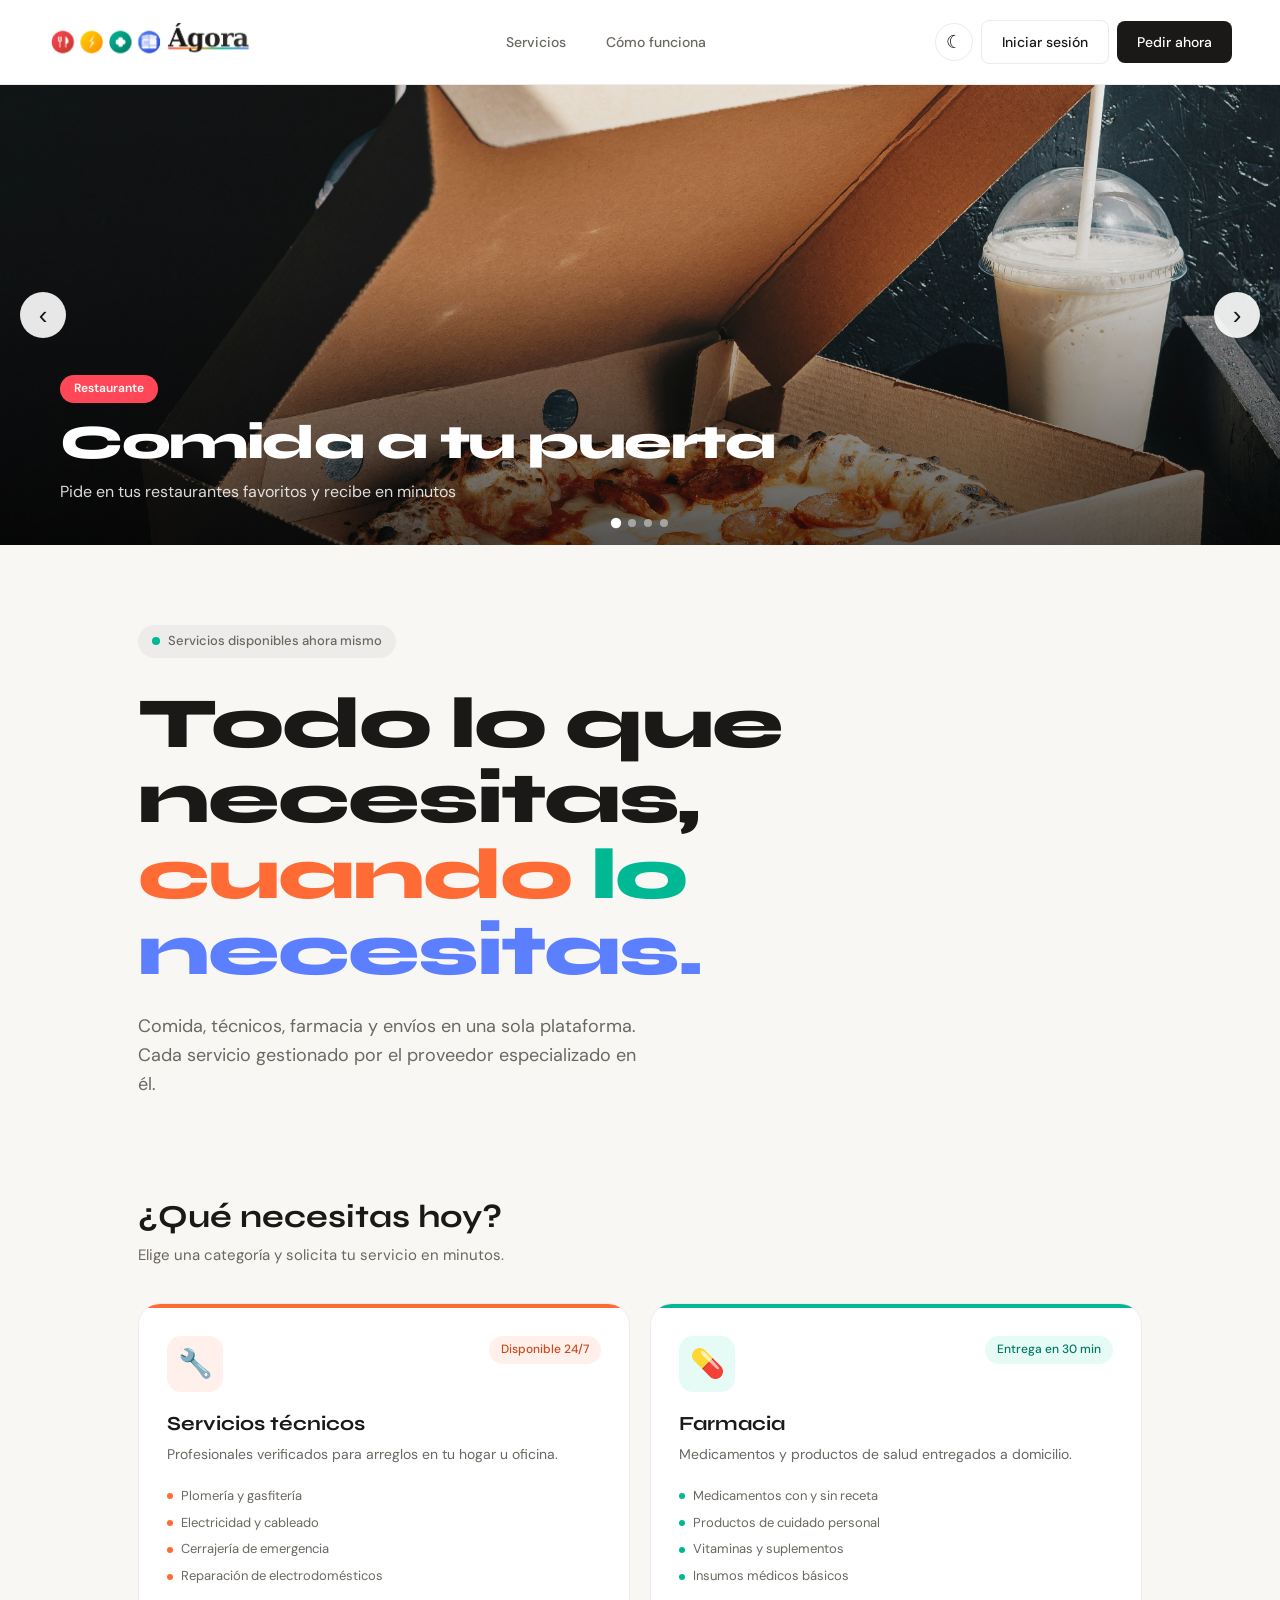
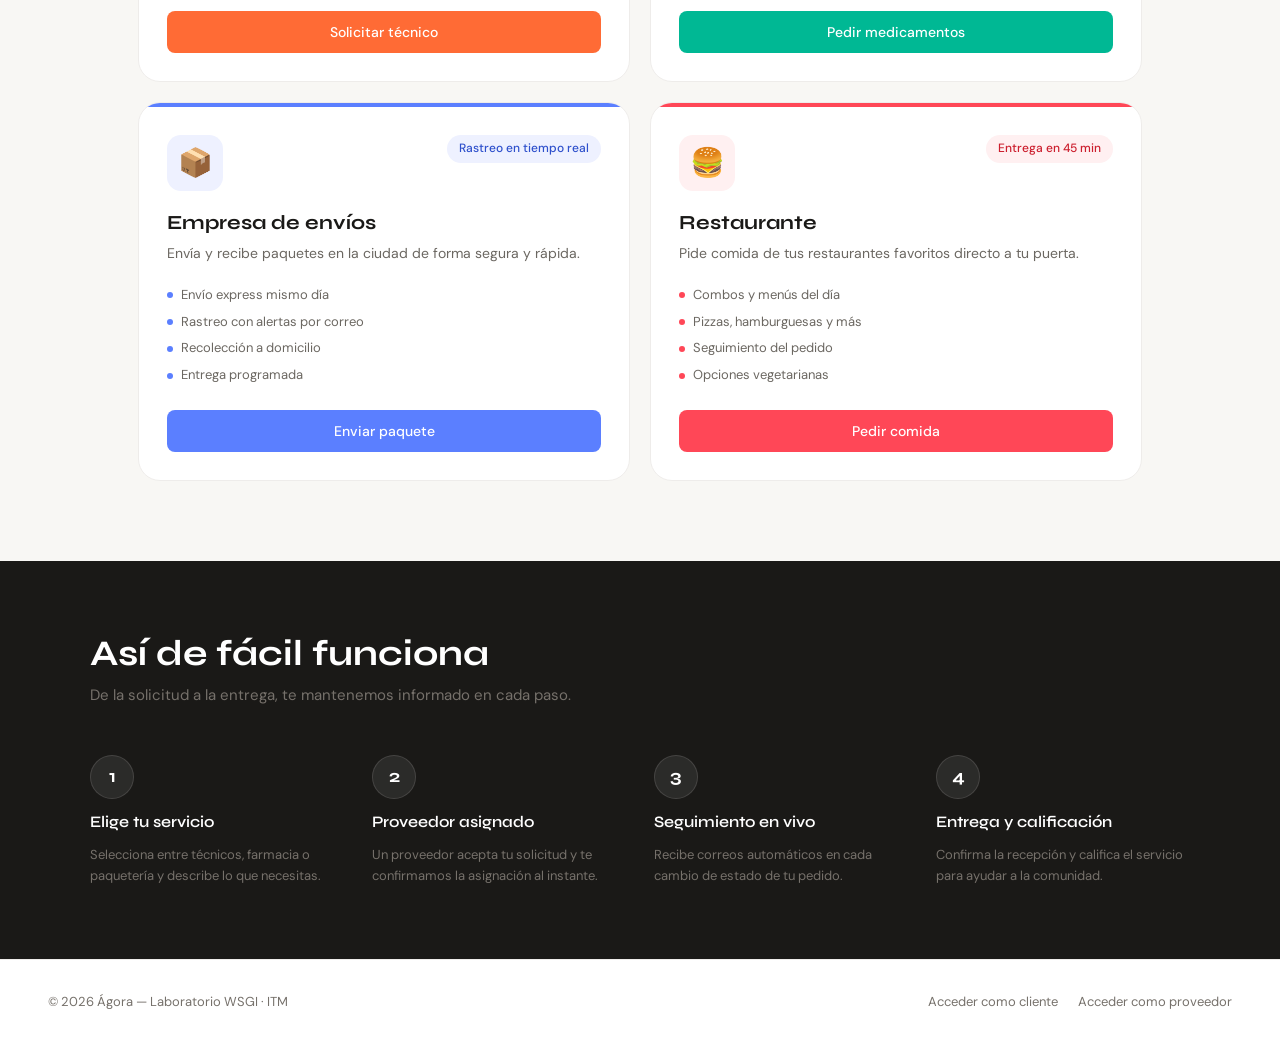
<file: index.html>
<!DOCTYPE html>
<html lang="es">
<head>
  <meta charset="UTF-8">
  <meta name="viewport" content="width=device-width, initial-scale=1.0">
  <title>Ágora — Servicios a tu puerta</title>
  <link rel="stylesheet" href="css/styles.css">
  <script src="js/tema.js"></script>
  <style>
    .hero {
      padding: 80px 48px 64px;
      max-width: 1100px;
      margin: 0 auto;
    }

    .hero-eyebrow {
      display: inline-flex;
      align-items: center;
      gap: 8px;
      font-size: 13px;
      font-weight: 500;
      color: var(--gray-600);
      background: var(--gray-200);
      padding: 6px 14px;
      border-radius: 100px;
      margin-bottom: 28px;
    }

    .hero-eyebrow::before {
      content: '';
      width: 8px; height: 8px;
      border-radius: 50%;
      background: var(--col-farmacia);
      animation: pulse 2s infinite;
    }

    @keyframes pulse {
      0%, 100% { opacity: 1; }
      50% { opacity: 0.4; }
    }

    .hero h1 {
      font-size: clamp(42px, 6vw, 72px);
      font-weight: 800;
      letter-spacing: -2px;
      line-height: 1.05;
      margin-bottom: 24px;
      max-width: 700px;
    }

    .hero h1 .accent-tecnico  { color: var(--col-tecnico); }
    .hero h1 .accent-farmacia { color: var(--col-farmacia); }
    .hero h1 .accent-paqueteria { color: var(--col-paqueteria); }
    .hero h1 .accent-restaurante { color: var(--col-restaurante); }

    .hero-desc {
      font-size: 18px;
      color: var(--gray-600);
      max-width: 500px;
      margin-bottom: 36px;
      line-height: 1.6;
    }

    .hero-actions { display: flex; gap: 12px; flex-wrap: wrap; }

    .servicios-section {
      padding: 0 48px 80px;
      max-width: 1100px;
      margin: 0 auto;
    }

    .servicios-section h2 {
      font-size: 32px;
      font-weight: 700;
      margin-bottom: 8px;
    }

    .servicios-section .sub {
      font-size: 15px;
      color: var(--gray-600);
      margin-bottom: 36px;
    }

    .servicios-grid {
      display: grid;
      grid-template-columns: repeat(2, 1fr);
      gap: 20px;
    }

    .servicio-card {
      background: #fff;
      border-radius: var(--radius-lg);
      border: 1px solid var(--gray-200);
      overflow: hidden;
      transition: transform 0.25s, box-shadow 0.25s;
      cursor: pointer;
    }

    .servicio-card:hover { transform: translateY(-6px); box-shadow: var(--shadow-lg); }

    .servicio-header {
      padding: 28px 28px 20px;
      display: flex;
      align-items: flex-start;
      justify-content: space-between;
    }

    .servicio-icon {
      width: 56px; height: 56px;
      border-radius: var(--radius-md);
      display: flex;
      align-items: center;
      justify-content: center;
      font-size: 28px;
    }

    .servicio-icon.tecnico      { background: var(--col-tecnico-soft); }
    .servicio-icon.farmacia     { background: var(--col-farmacia-soft); }
    .servicio-icon.paqueteria   { background: var(--col-paqueteria-soft); }
    .servicio-icon.restaurante  { background: var(--col-restaurante-soft); }

    .servicio-body { padding: 0 28px 28px; }
    .servicio-body h3 { font-size: 20px; font-weight: 700; margin-bottom: 8px; }
    .servicio-body p  { font-size: 14px; color: var(--gray-600); margin-bottom: 20px; line-height: 1.6; }

    .servicio-items {
      list-style: none;
      display: flex;
      flex-direction: column;
      gap: 6px;
      margin-bottom: 24px;
    }

    .servicio-items li {
      font-size: 13px;
      color: var(--gray-600);
      display: flex;
      align-items: center;
      gap: 8px;
    }

    .servicio-items li::before {
      content: '';
      width: 6px; height: 6px;
      border-radius: 50%;
      flex-shrink: 0;
    }

    .tecnico      .servicio-items li::before { background: var(--col-tecnico); }
    .farmacia     .servicio-items li::before { background: var(--col-farmacia); }
    .paqueteria   .servicio-items li::before { background: var(--col-paqueteria); }
    .restaurante  .servicio-items li::before { background: var(--col-restaurante); }

    .divider-accent {
      height: 4px;
    }

    .divider-tecnico      { background: var(--col-tecnico); }
    .divider-farmacia     { background: var(--col-farmacia); }
    .divider-paqueteria   { background: var(--col-paqueteria); }
    .divider-restaurante  { background: var(--col-restaurante); }

    /* Cómo funciona */
    .como-section {
      background: var(--gray-900);
      color: #fff;
      padding: 72px 48px;
    }

    .como-inner {
      max-width: 1100px;
      margin: 0 auto;
    }

    .como-inner h2 {
      font-size: 36px;
      font-weight: 700;
      margin-bottom: 8px;
    }

    .como-inner .sub { font-size: 15px; color: var(--gray-400); margin-bottom: 48px; }

    .pasos-grid {
      display: grid;
      grid-template-columns: repeat(4, 1fr);
      gap: 28px;
      position: relative;
    }

    .paso {
      display: flex;
      flex-direction: column;
      gap: 14px;
    }

    .paso-num {
      width: 44px; height: 44px;
      border-radius: 50%;
      display: flex;
      align-items: center;
      justify-content: center;
      font-family: 'Syne', sans-serif;
      font-size: 18px;
      font-weight: 700;
      background: rgba(255,255,255,0.08);
      color: #fff;
      border: 1px solid rgba(255,255,255,0.12);
    }

    .paso h4 { font-size: 16px; font-weight: 600; color: #fff; }
    .paso p  { font-size: 13px; color: var(--gray-400); line-height: 1.6; }

    /* Footer */
    .footer {
      padding: 32px 48px;
      border-top: 1px solid var(--gray-200);
      display: flex;
      align-items: center;
      justify-content: space-between;
      background: #fff;
    }

    .footer p { font-size: 13px; color: var(--gray-400); }

    .footer-links { display: flex; gap: 20px; }
    .footer-links a { font-size: 13px; color: var(--gray-400); transition: color 0.15s; }
    .footer-links a:hover { color: var(--gray-900); }

    /* ── Carrusel ── */
    .carousel {
      position: relative;
      width: 100%;
      height: 460px;
      overflow: hidden;
      background: var(--gray-900);
    }
    .carousel-track {
      display: flex;
      height: 100%;
      transition: transform 0.55s cubic-bezier(0.4, 0, 0.2, 1);
    }
    .carousel-slide {
      min-width: 100%;
      height: 100%;
      position: relative;
    }
    .carousel-slide img {
      width: 100%;
      height: 100%;
      object-fit: cover;
      display: block;
    }
    .carousel-overlay {
      position: absolute;
      inset: 0;
      background: linear-gradient(to top, rgba(0,0,0,0.65) 0%, rgba(0,0,0,0.1) 60%, transparent 100%);
    }
    .carousel-caption {
      position: absolute;
      bottom: 0; left: 0; right: 0;
      padding: 40px 60px;
      color: #fff;
    }
    .carousel-caption-badge {
      display: inline-block;
      padding: 4px 14px;
      border-radius: 100px;
      font-size: 12px;
      font-weight: 600;
      color: #fff;
      margin-bottom: 14px;
    }
    .carousel-caption h2 {
      font-size: clamp(28px, 4vw, 48px);
      font-weight: 800;
      letter-spacing: -1.5px;
      line-height: 1.1;
      margin-bottom: 10px;
    }
    .carousel-caption p { font-size: 16px; opacity: 0.85; }
    .carousel-btn {
      position: absolute;
      top: 50%;
      transform: translateY(-50%);
      background: rgba(255,255,255,0.9);
      border: none;
      border-radius: 50%;
      width: 46px; height: 46px;
      font-size: 26px;
      cursor: pointer;
      display: flex;
      align-items: center;
      justify-content: center;
      z-index: 10;
      transition: background 0.15s, transform 0.15s;
      line-height: 1;
      color: var(--gray-900);
    }
    .carousel-btn:hover { background: #fff; transform: translateY(-50%) scale(1.08); }
    .carousel-prev { left: 20px; }
    .carousel-next { right: 20px; }
    .carousel-dots {
      position: absolute;
      bottom: 18px;
      left: 50%;
      transform: translateX(-50%);
      display: flex;
      gap: 8px;
      z-index: 10;
    }
    .carousel-dot {
      width: 8px; height: 8px;
      border-radius: 50%;
      background: rgba(255,255,255,0.45);
      cursor: pointer;
      transition: background 0.2s, transform 0.2s;
      border: none;
    }
    .carousel-dot.activo { background: #fff; transform: scale(1.3); }

    /* ── Responsive inline ── */

    /* Tablet (≤ 1024px): reducir padding de tarjetas */
    @media (max-width: 1024px) {
      .hero { padding: 48px 24px 36px; }
      .servicios-section { padding: 0 24px 48px; }
      .como-section { padding: 56px 24px; }
      .footer { padding: 28px 24px; }
      .servicio-header { padding: 20px 20px 14px; }
      .servicio-body { padding: 0 20px 20px; }
      .servicio-body h3 { font-size: 18px; }
      .pasos-grid { grid-template-columns: repeat(2, 1fr); gap: 20px; }
    }

    /* Mobile (≤ 640px): tarjetas en 1 columna, proporciones corregidas */
    @media (max-width: 640px) {
      .servicios-grid { grid-template-columns: 1fr; }

      .servicio-header {
        padding: 14px 16px 10px;
        gap: 10px;
        flex-wrap: wrap;
        align-items: center;
      }
      .servicio-icon {
        width: 44px;
        height: 44px;
        font-size: 22px;
        flex-shrink: 0;
      }
      .badge { font-size: 11px; padding: 3px 10px; }

      .servicio-body { padding: 0 16px 16px; }
      .servicio-body h3 { font-size: 16px; }
      .servicio-body p { font-size: 13px; margin-bottom: 14px; }

      .como-section { padding: 36px 16px; }
      .pasos-grid { grid-template-columns: repeat(2, 1fr); gap: 14px; }
      .paso-num { width: 36px; height: 36px; font-size: 15px; }
      .paso h4 { font-size: 14px; }
      .paso p { font-size: 12px; }

      .footer {
        flex-direction: column;
        gap: 12px;
        padding: 20px 16px;
        text-align: center;
      }
      .footer-links { flex-wrap: wrap; justify-content: center; gap: 12px; }
    }

    /* ── Tema oscuro ── */
    html[data-theme="dark"] {
      --gray-100: #1C1B19;
      --gray-200: #2C2A27;
      --gray-400: #6B6761;
      --gray-600: #A8A49F;
      --gray-900: #F5F3F0;
    }
    html[data-theme="dark"] body       { background: #1C1B19; }
    html[data-theme="dark"] .navbar    { background: #252320; border-color: #2C2A27; }
    html[data-theme="dark"] .servicio-card  { background: #252320; }
    html[data-theme="dark"] .footer    { background: #252320; border-color: #2C2A27; }
    html[data-theme="dark"] .como-section  { background: #111110; }
    html[data-theme="dark"] .btn-outline {
      border-color: #444;
      color: var(--gray-900);
    }
    html[data-theme="dark"] .btn-outline:hover { background: #2C2A27; }

    /* ── Mobile nav drawer (solo index) ── */
    /* ── Mobile nav dropdown (solo index) ── */
    .nav-mobile-drawer { display: none; }
    .nav-mobile-drawer.open { display: block; }

    /* Overlay transparente para cerrar al tocar fuera */
    .nav-mobile-overlay {
      position: fixed; inset: 0;
      z-index: 90;
    }
    /* Panel compacto flotante bajo el botón ☰ */
    .nav-mobile-panel {
      position: fixed; top: 66px; right: 12px;
      width: 210px;
      background: #fff;
      z-index: 91;
      padding: 8px;
      display: flex;
      flex-direction: column;
      gap: 2px;
      border-radius: var(--radius-lg);
      border: 1px solid var(--gray-200);
      box-shadow: var(--shadow-lg);
    }
    .nav-mobile-close { display: none; }
    .nav-mobile-section { display: none; }
    .nav-mobile-link {
      display: flex; align-items: center; gap: 10px;
      padding: 10px 12px; border-radius: var(--radius-md);
      font-size: 14px; font-weight: 500; color: var(--gray-600);
      text-decoration: none; transition: background 0.15s;
    }
    .nav-mobile-link:hover { background: var(--gray-100); color: var(--gray-900); }
    .nav-mobile-actions {
      display: flex; flex-direction: column; gap: 6px;
      padding: 8px 4px 4px;
      margin-top: 2px;
      border-top: 1px solid var(--gray-200);
    }
    .nav-mobile-actions .btn {
      justify-content: center;
      padding: 9px 16px;
      font-size: 13px;
      width: 100%;
    }

    html[data-theme="dark"] .nav-mobile-panel {
      background: #252320;
      border-color: #3A3835;
    }
    html[data-theme="dark"] .nav-mobile-link:hover { background: #2C2A27; }
    html[data-theme="dark"] .nav-mobile-actions { border-color: #3A3835; }
  </style>
</head>
<body>

  <nav class="navbar">
    <div class="navbar-logo">
      <img id="logo-img" src="imagenes/logo/agoraN.png" alt="Ágora" style="height:48px;vertical-align:middle">
    </div>
    <ul class="navbar-links">
      <li><a href="#servicios">Servicios</a></li>
      <li><a href="#como">Cómo funciona</a></li>
    </ul>
    <div style="display:flex;align-items:center;gap:8px">
      <button class="menu-toggle" onclick="toggleNavMenu()" title="Menú">☰</button>
      <button class="theme-toggle" id="theme-toggle" onclick="toggleTema()" aria-label="Activar modo oscuro"></button>
      <!-- Sin sesión -->
      <div id="nav-no-sesion" style="display:flex;align-items:center;gap:8px">
        <a href="pages/login.html" class="btn btn-outline">Iniciar sesión</a>
        <a href="pages/cliente.html" class="btn btn-dark">Pedir ahora</a>
      </div>
      <!-- Con sesión -->
      <div id="nav-con-sesion" style="display:none;align-items:center;gap:8px">
        <span style="font-size:13px;color:var(--gray-600)">Hola, <strong id="nav-sesion-nombre" style="color:var(--gray-900)">Usuario</strong></span>
        <a id="nav-sesion-link" href="pages/cliente.html" class="btn btn-dark">Mi panel</a>
      </div>
    </div>
  </nav>

  <!-- Menú móvil compacto -->
  <div id="nav-mobile-drawer" class="nav-mobile-drawer">
    <div class="nav-mobile-overlay" onclick="toggleNavMenu()"></div>
    <div class="nav-mobile-panel">
      <a href="#servicios" class="nav-mobile-link" onclick="toggleNavMenu()">🛍️ Servicios</a>
      <a href="#como" class="nav-mobile-link" onclick="toggleNavMenu()">📋 Cómo funciona</a>
      <div class="nav-mobile-actions">
        <div id="nav-mobile-no-sesion">
          <a href="pages/login.html" class="btn btn-outline" style="width:100%;justify-content:center">Iniciar sesión</a>
        </div>
        <div id="nav-mobile-con-sesion" style="display:none">
          <a id="nav-mobile-sesion-link" href="pages/cliente.html" class="btn btn-outline" style="width:100%;justify-content:center">Mi panel</a>
        </div>
        <a href="pages/cliente.html" class="btn btn-dark">Pedir ahora</a>
      </div>
    </div>
  </div>

  <!-- Carrusel -->
  <div class="carousel" aria-label="Galería de servicios" role="region">
    <div class="carousel-track" id="carousel-track">
      <div class="carousel-slide">
        <img src="imagenes/comida.jpg" alt="Comida a domicilio">
        <div class="carousel-overlay"></div>
        <div class="carousel-caption">
          <div class="carousel-caption-badge" style="background:var(--col-restaurante)">Restaurante</div>
          <h2>Comida a tu puerta</h2>
          <p>Pide en tus restaurantes favoritos y recibe en minutos</p>
        </div>
      </div>
      <div class="carousel-slide">
        <img src="imagenes/electricista.jpg" alt="Servicios técnicos">
        <div class="carousel-overlay"></div>
        <div class="carousel-caption">
          <div class="carousel-caption-badge" style="background:var(--col-tecnico)">Técnicos</div>
          <h2>Profesionales verificados</h2>
          <p>Electricistas, plomeros y más, disponibles las 24 horas</p>
        </div>
      </div>
      <div class="carousel-slide">
        <img src="imagenes/farmacia.jpg" alt="Farmacia a domicilio">
        <div class="carousel-overlay"></div>
        <div class="carousel-caption">
          <div class="carousel-caption-badge" style="background:var(--col-farmacia)">Farmacia</div>
          <h2>Medicamentos en 30 min</h2>
          <p>Entrega desde farmacias cercanas directo a tu domicilio</p>
        </div>
      </div>
      <div class="carousel-slide">
        <img src="imagenes/paquetes.jpg" alt="Envíos y paquetería">
        <div class="carousel-overlay"></div>
        <div class="carousel-caption">
          <div class="carousel-caption-badge" style="background:var(--col-paqueteria)">Paquetería</div>
          <h2>Envíos con rastreo en tiempo real</h2>
          <p>Confirma la recolección y recibe alertas en cada etapa del recorrido</p>
        </div>
      </div>
    </div>
    <button class="carousel-btn carousel-prev" onclick="moverCarrusel(-1)">&#8249;</button>
    <button class="carousel-btn carousel-next" onclick="moverCarrusel(1)">&#8250;</button>
    <div class="carousel-dots" id="carousel-dots"></div>
  </div>

  <!-- Hero -->
  <section class="hero fade-in">
    <div class="hero-eyebrow">Servicios disponibles ahora mismo</div>
    <h1>
      Todo lo que<br>
      necesitas,<br>
      <span class="accent-tecnico">cuando</span>
      <span class="accent-farmacia">lo</span>
      <span class="accent-paqueteria">necesitas.</span>
    </h1>
    <p class="hero-desc">
      Comida, técnicos, farmacia y envíos en una sola plataforma.
      Cada servicio gestionado por el proveedor especializado en él.
    </p>
  </section>

  <!-- Servicios -->
  <section class="servicios-section fade-in-2" id="servicios">
    <h2>¿Qué necesitas hoy?</h2>
    <p class="sub">Elige una categoría y solicita tu servicio en minutos.</p>

    <div class="servicios-grid">

      <!-- Técnicos -->
      <div class="servicio-card tecnico fade-in-2" role="button" tabindex="0" onclick="solicitarServicio('tecnico')" onkeydown="if(event.key==='Enter'||event.key===' ')solicitarServicio('tecnico')">
        <div class="divider-accent divider-tecnico"></div>
        <div class="servicio-header">
          <div class="servicio-icon tecnico">🔧</div>
          <span class="badge badge-tecnico">Disponible 24/7</span>
        </div>
        <div class="servicio-body">
          <h3>Servicios técnicos</h3>
          <p>Profesionales verificados para arreglos en tu hogar u oficina.</p>
          <ul class="servicio-items">
            <li>Plomería y gasfitería</li>
            <li>Electricidad y cableado</li>
            <li>Cerrajería de emergencia</li>
            <li>Reparación de electrodomésticos</li>
          </ul>
          <span class="btn btn-tecnico" style="width:100%;justify-content:center">Solicitar técnico</span>
        </div>
      </div>

      <!-- Farmacia -->
      <div class="servicio-card farmacia fade-in-3" role="button" tabindex="0" onclick="solicitarServicio('farmacia')" onkeydown="if(event.key==='Enter'||event.key===' ')solicitarServicio('farmacia')">
        <div class="divider-accent divider-farmacia"></div>
        <div class="servicio-header">
          <div class="servicio-icon farmacia">💊</div>
          <span class="badge badge-farmacia">Entrega en 30 min</span>
        </div>
        <div class="servicio-body">
          <h3>Farmacia</h3>
          <p>Medicamentos y productos de salud entregados a domicilio.</p>
          <ul class="servicio-items">
            <li>Medicamentos con y sin receta</li>
            <li>Productos de cuidado personal</li>
            <li>Vitaminas y suplementos</li>
            <li>Insumos médicos básicos</li>
          </ul>
          <span class="btn btn-farmacia" style="width:100%;justify-content:center">Pedir medicamentos</span>
        </div>
      </div>

      <!-- Paquetería -->
      <div class="servicio-card paqueteria fade-in-4" role="button" tabindex="0" onclick="solicitarServicio('paqueteria')" onkeydown="if(event.key==='Enter'||event.key===' ')solicitarServicio('paqueteria')">
        <div class="divider-accent divider-paqueteria"></div>
        <div class="servicio-header">
          <div class="servicio-icon paqueteria">📦</div>
          <span class="badge badge-paqueteria">Rastreo en tiempo real</span>
        </div>
        <div class="servicio-body">
          <h3>Empresa de envíos</h3>
          <p>Envía y recibe paquetes en la ciudad de forma segura y rápida.</p>
          <ul class="servicio-items">
            <li>Envío express mismo día</li>
            <li>Rastreo con alertas por correo</li>
            <li>Recolección a domicilio</li>
            <li>Entrega programada</li>
          </ul>
          <span class="btn btn-paqueteria" style="width:100%;justify-content:center">Enviar paquete</span>
        </div>
      </div>

      <!-- Restaurante -->
      <div class="servicio-card restaurante fade-in-4" role="button" tabindex="0" onclick="solicitarServicio('restaurante')" onkeydown="if(event.key==='Enter'||event.key===' ')solicitarServicio('restaurante')">
        <div class="divider-accent divider-restaurante"></div>
        <div class="servicio-header">
          <div class="servicio-icon restaurante">🍔</div>
          <span class="badge badge-restaurante">Entrega en 45 min</span>
        </div>
        <div class="servicio-body">
          <h3>Restaurante</h3>
          <p>Pide comida de tus restaurantes favoritos directo a tu puerta.</p>
          <ul class="servicio-items">
            <li>Combos y menús del día</li>
            <li>Pizzas, hamburguesas y más</li>
            <li>Seguimiento del pedido</li>
            <li>Opciones vegetarianas</li>
          </ul>
          <span class="btn btn-restaurante" style="width:100%;justify-content:center">Pedir comida</span>
        </div>
      </div>

    </div>
  </section>

  <!-- Cómo funciona -->
  <section class="como-section" id="como">
    <div class="como-inner">
      <h2>Así de fácil funciona</h2>
      <p class="sub">De la solicitud a la entrega, te mantenemos informado en cada paso.</p>
      <div class="pasos-grid">
        <div class="paso">
          <div class="paso-num">1</div>
          <h4>Elige tu servicio</h4>
          <p>Selecciona entre técnicos, farmacia o paquetería y describe lo que necesitas.</p>
        </div>
        <div class="paso">
          <div class="paso-num">2</div>
          <h4>Proveedor asignado</h4>
          <p>Un proveedor acepta tu solicitud y te confirmamos la asignación al instante.</p>
        </div>
        <div class="paso">
          <div class="paso-num">3</div>
          <h4>Seguimiento en vivo</h4>
          <p>Recibe correos automáticos en cada cambio de estado de tu pedido.</p>
        </div>
        <div class="paso">
          <div class="paso-num">4</div>
          <h4>Entrega y calificación</h4>
          <p>Confirma la recepción y califica el servicio para ayudar a la comunidad.</p>
        </div>
      </div>
    </div>
  </section>

  <footer class="footer">
    <p>© 2026 Ágora — Laboratorio WSGI · ITM</p>
    <div class="footer-links">
      <a href="pages/login.html">Acceder como cliente</a>
      <a href="pages/login.html">Acceder como proveedor</a>
    </div>
  </footer>

  <script>
    (function () {
      let actual = 0;
      const slides = 4;
      const track = document.getElementById('carousel-track');
      const dotsEl = document.getElementById('carousel-dots');

      for (let i = 0; i < slides; i++) {
        const d = document.createElement('button');
        d.className = 'carousel-dot' + (i === 0 ? ' activo' : '');
        d.setAttribute('aria-label', 'Ir a imagen ' + (i + 1));
        d.onclick = (function (n) { return function () { irA(n); }; })(i);
        dotsEl.appendChild(d);
      }

      function irA(n) {
        actual = (n + slides) % slides;
        track.style.transform = 'translateX(-' + (actual * 100) + '%)';
        dotsEl.querySelectorAll('.carousel-dot').forEach(function (d, i) {
          d.classList.toggle('activo', i === actual);
        });
      }

      window.moverCarrusel = function (dir) { irA(actual + dir); };

      // Auto-avance con pausa al hacer hover o focus
      var intervalo = setInterval(function () { irA(actual + 1); }, 4500);
      var carouselEl = document.querySelector('.carousel');
      carouselEl.addEventListener('mouseenter', function () { clearInterval(intervalo); });
      carouselEl.addEventListener('mouseleave', function () { intervalo = setInterval(function () { irA(actual + 1); }, 4500); });
      carouselEl.addEventListener('focusin',    function () { clearInterval(intervalo); });
      carouselEl.addEventListener('focusout',   function () { intervalo = setInterval(function () { irA(actual + 1); }, 4500); });
    })();

    function solicitarServicio(cat) {
      if (localStorage.getItem('agora_sesion')) {
        window.location.href = 'pages/cliente.html';
      } else {
        localStorage.setItem('pendingCat', cat);
        window.location.href = 'pages/login.html';
      }
    }

    // Sesión activa: actualizar navbar
    function actualizarNavbarSesion() {
      var noSesion       = document.getElementById('nav-no-sesion');
      var conSesion      = document.getElementById('nav-con-sesion');
      var mobileNoSesion = document.getElementById('nav-mobile-no-sesion');
      var mobileConSesion= document.getElementById('nav-mobile-con-sesion');

      if (localStorage.getItem('agora_sesion')) {
        var perfil = JSON.parse(localStorage.getItem('agora_perfil') || '{}');
        var nombre = perfil.nombre || 'Usuario';
        document.getElementById('nav-sesion-nombre').textContent = nombre;
        document.getElementById('nav-sesion-link').href = 'pages/cliente.html';
        document.getElementById('nav-sesion-link').textContent = 'Mi panel';
        document.getElementById('nav-mobile-sesion-link').href = 'pages/cliente.html';
        document.getElementById('nav-mobile-sesion-link').textContent = 'Mi panel (' + nombre + ')';
        noSesion.style.display        = 'none';
        conSesion.style.display       = 'flex';
        mobileNoSesion.style.display  = 'none';
        mobileConSesion.style.display = 'block';

      } else if (localStorage.getItem('agora_sesion_prov')) {
        var perfilProv = JSON.parse(localStorage.getItem('agora_perfil_prov') || '{}');
        var userProv = perfilProv.usuario || 'Proveedor';
        document.getElementById('nav-sesion-nombre').textContent = userProv;
        document.getElementById('nav-sesion-link').href = 'pages/proveedor.html';
        document.getElementById('nav-sesion-link').textContent = 'Mi panel';
        document.getElementById('nav-mobile-sesion-link').href = 'pages/proveedor.html';
        document.getElementById('nav-mobile-sesion-link').textContent = 'Panel proveedor';
        noSesion.style.display        = 'none';
        conSesion.style.display       = 'flex';
        mobileNoSesion.style.display  = 'none';
        mobileConSesion.style.display = 'block';
      }
    }

    actualizarNavbarSesion();
    // Manejar bfcache (botón Atrás del navegador)
    window.addEventListener('pageshow', function(e) {
      if (e.persisted) actualizarNavbarSesion();
    });

    // Drawer de navegación móvil
    var navDrawer = document.getElementById('nav-mobile-drawer');
    window.toggleNavMenu = function () {
      navDrawer.classList.toggle('open');
    };
    document.addEventListener('keydown', function (e) {
      if (e.key === 'Escape') navDrawer.classList.remove('open');
    });
  </script>

</body>
</html>
</file>
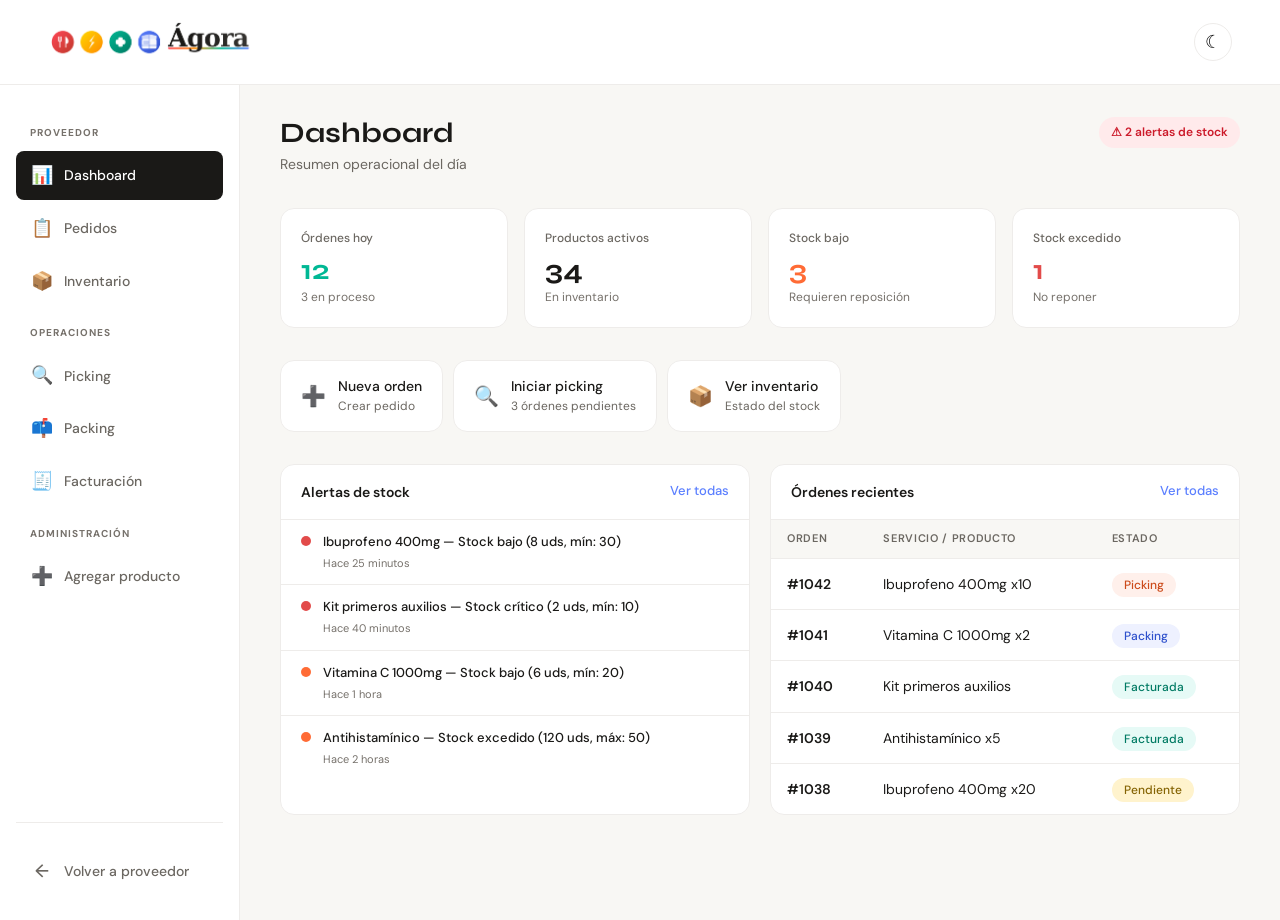
<file: pages/dashboard.html>
<!DOCTYPE html>
<html lang="es">
<head>
  <meta charset="UTF-8">
  <meta name="viewport" content="width=device-width, initial-scale=1.0">
  <title>Ágora — Dashboard de inventario</title>
  <link rel="stylesheet" href="../css/styles.css">
  <script src="../js/tema.js"></script>
  <style>
    .panel-card {
      background: #fff;
      border-radius: var(--radius-md);
      border: 1px solid var(--gray-200);
      overflow: hidden;
    }
    .panel-card-header {
      padding: 16px 20px;
      border-bottom: 1px solid var(--gray-200);
      display: flex; justify-content: space-between; align-items: center;
    }
    .panel-card-title  { font-size: 14px; font-weight: 600; color: var(--gray-900); }
    .panel-card-action { font-size: 13px; color: var(--col-paqueteria); font-weight: 500; }
    .panels-grid { display: grid; grid-template-columns: 1fr 1fr; gap: 20px; }
    .alert-item {
      display: flex; align-items: flex-start; gap: 12px;
      padding: 12px 20px; border-bottom: 1px solid var(--gray-200);
    }
    .alert-item:last-child { border-bottom: none; }
    .alert-dot { width: 10px; height: 10px; border-radius: 50%; margin-top: 4px; flex-shrink: 0; }
    .alert-dot.danger  { background: #E24B4A; }
    .alert-dot.warning { background: var(--col-tecnico); }
    .alert-text { font-size: 13px; font-weight: 500; color: var(--gray-900); margin-bottom: 2px; }
    .alert-time { font-size: 11px; color: var(--gray-400); }
    .actions-row { display: flex; gap: 10px; margin-bottom: 32px; flex-wrap: wrap; }
    .action-card {
      display: flex; align-items: center; gap: 12px;
      background: #fff; border: 1.5px solid var(--gray-200);
      border-radius: var(--radius-md); padding: 14px 20px;
      font-size: 14px; font-weight: 500; color: var(--gray-900);
      cursor: pointer; transition: all 0.15s; text-decoration: none;
    }
    .action-card:hover { border-color: var(--gray-600); transform: translateY(-1px); box-shadow: var(--shadow-sm); }
    .action-icon { font-size: 20px; }
    .action-sub  { font-size: 12px; color: var(--gray-600); font-weight: 400; }
    .header-badge {
      display: inline-flex; align-items: center; gap: 6px;
      background: #FFEAEB; color: #CC1A2A;
      font-size: 12px; font-weight: 600;
      padding: 6px 12px; border-radius: 100px;
    }
    .header-badge.info {
      background: var(--col-paqueteria-soft); color: var(--col-paqueteria-dark);
    }
  </style>
</head>
<body>

  <nav class="navbar">
    <a href="../index.html" class="navbar-logo">
      <img id="logo-img" src="../imagenes/logo/agoraN.png" alt="Ágora" style="height:48px;vertical-align:middle">
    </a>
    <div style="display:flex;align-items:center;gap:8px">
      <button class="menu-toggle" onclick="toggleSidebar()" title="Menú">☰</button>
      <button class="theme-toggle" id="theme-toggle" onclick="toggleTema()" aria-label="Activar modo oscuro"></button>
    </div>
  </nav>

  <div id="sidebar-overlay" class="sidebar-overlay" onclick="toggleSidebar()"></div>

  <div class="layout">
    <aside class="sidebar">
      <div class="sidebar-section">Proveedor</div>
      <a href="dashboard.html" class="sidebar-item activo"><span class="sidebar-icon">📊</span> Dashboard</a>
      <a href="proveedor.html" class="sidebar-item"><span class="sidebar-icon">📋</span> Pedidos</a>
      <a href="proveedor.html" class="sidebar-item"><span class="sidebar-icon">📦</span> Inventario</a>

      <div class="sidebar-section">Operaciones</div>
      <a href="picking.html" class="sidebar-item"><span class="sidebar-icon">🔍</span> Picking</a>
      <a href="packing.html" class="sidebar-item"><span class="sidebar-icon">📫</span> Packing</a>
      <a href="facturacion.html" class="sidebar-item"><span class="sidebar-icon">🧾</span> Facturación</a>

      <div class="sidebar-section">Administración</div>
      <a href="proveedor.html" class="sidebar-item"><span class="sidebar-icon">➕</span> Agregar producto</a>

      <div style="margin-top:auto;padding-top:24px;border-top:1px solid var(--gray-200)">
        <a href="proveedor.html" class="sidebar-item"><span class="sidebar-icon">←</span> Volver a proveedor</a>
      </div>
    </aside>

    <main class="main-content" id="main-content"></main>
  </div>

  <script>
    (function () {
      var tipo = localStorage.getItem('proveedorActivo') || 'farmacia';

      var CFG = {
        restaurante: {
          pageTitle: 'Dashboard',
          pageSubtitle: 'Resumen operacional del día',
          badge: { text: '⚠ 3 alertas de stock', cls: 'header-badge' },
          kpis: [
            { label: 'Pedidos hoy',   value: '14', sub: '3 en preparación',  color: 'var(--col-farmacia)' },
            { label: 'Platos activos', value: '8',  sub: 'En carta',          color: 'var(--gray-900)' },
            { label: 'Stock bajo',    value: '3',  sub: 'Ingredientes',       color: 'var(--col-tecnico)' },
            { label: 'Sin stock',     value: '1',  sub: 'Fuera de carta',     color: '#E24B4A' }
          ],
          actions: [
            { icon: '➕', label: 'Nuevo pedido',    sub: 'Crear pedido manual',    href: 'proveedor.html' },
            { icon: '🔍', label: 'Ver pedidos',      sub: '3 en preparación',       href: 'proveedor.html' },
            { icon: '📦', label: 'Ver inventario',   sub: 'Estado de ingredientes', href: 'proveedor.html' }
          ],
          leftPanelTitle: 'Alertas de stock',
          alerts: [
            { level: 'danger',  text: 'Papas fritas — Sin stock',                         time: 'Hace 5 minutos'  },
            { level: 'warning', text: 'Pan brioche — Stock bajo (3 uds, mín: 20)',         time: 'Hace 30 minutos' },
            { level: 'warning', text: 'Pollo Broaster — Stock bajo (2 porciones, mín: 8)', time: 'Hace 1 hora'     }
          ],
          orders: [
            { id: '#PED-007', product: 'Combo Hamburguesa x2',  statusClass: 'estado-preparando', label: 'Preparando' },
            { id: '#PED-008', product: 'Pizza Margarita',        statusClass: 'estado-en-camino',  label: 'En camino'  },
            { id: '#PED-009', product: 'Pollo Broaster x2',      statusClass: 'estado-entregado',  label: 'Entregado'  },
            { id: '#PED-010', product: 'Gaseosa 400ml x3',       statusClass: 'estado-recibido',   label: 'Pendiente'  },
            { id: '#PED-011', product: 'Combo Familiar',          statusClass: 'estado-cancelado',  label: 'Cancelado'  }
          ]
        },
        farmacia: {
          pageTitle: 'Dashboard',
          pageSubtitle: 'Resumen operacional del día',
          badge: { text: '⚠ 2 alertas de stock', cls: 'header-badge' },
          kpis: [
            { label: 'Órdenes hoy',       value: '12', sub: '3 en proceso',         color: 'var(--col-farmacia)' },
            { label: 'Productos activos', value: '34', sub: 'En inventario',         color: 'var(--gray-900)'    },
            { label: 'Stock bajo',        value: '3',  sub: 'Requieren reposición',  color: 'var(--col-tecnico)' },
            { label: 'Stock excedido',    value: '1',  sub: 'No reponer',            color: '#E24B4A'            }
          ],
          actions: [
            { icon: '➕', label: 'Nueva orden',      sub: 'Crear pedido',           href: 'proveedor.html' },
            { icon: '🔍', label: 'Iniciar picking',   sub: '3 órdenes pendientes',   href: 'picking.html'   },
            { icon: '📦', label: 'Ver inventario',    sub: 'Estado del stock',        href: 'proveedor.html' }
          ],
          leftPanelTitle: 'Alertas de stock',
          alerts: [
            { level: 'danger',  text: 'Ibuprofeno 400mg — Stock bajo (8 uds, mín: 30)',         time: 'Hace 25 minutos' },
            { level: 'danger',  text: 'Kit primeros auxilios — Stock crítico (2 uds, mín: 10)', time: 'Hace 40 minutos' },
            { level: 'warning', text: 'Vitamina C 1000mg — Stock bajo (6 uds, mín: 20)',         time: 'Hace 1 hora'     },
            { level: 'warning', text: 'Antihistamínico — Stock excedido (120 uds, máx: 50)',      time: 'Hace 2 horas'    }
          ],
          orders: [
            { id: '#1042', product: 'Ibuprofeno 400mg x10',  statusClass: 'estado-preparando', label: 'Picking'   },
            { id: '#1041', product: 'Vitamina C 1000mg x2',  statusClass: 'estado-en-camino',  label: 'Packing'   },
            { id: '#1040', product: 'Kit primeros auxilios',  statusClass: 'estado-entregado',  label: 'Facturada' },
            { id: '#1039', product: 'Antihistamínico x5',     statusClass: 'estado-entregado',  label: 'Facturada' },
            { id: '#1038', product: 'Ibuprofeno 400mg x20',   statusClass: 'estado-recibido',   label: 'Pendiente' }
          ]
        },
        paqueteria: {
          pageTitle: 'Dashboard',
          pageSubtitle: 'Resumen operacional del día',
          badge: { text: '⚠ 2 alertas de insumos', cls: 'header-badge' },
          kpis: [
            { label: 'Órdenes hoy',       value: '31', sub: '4 en proceso',        color: 'var(--col-farmacia)' },
            { label: 'Materiales activos', value: '12', sub: 'En inventario',        color: 'var(--gray-900)'    },
            { label: 'Stock bajo',         value: '2',  sub: 'Requieren reposición', color: 'var(--col-tecnico)' },
            { label: 'Sin alertas',        value: '0',  sub: 'Todo OK',              color: 'var(--col-farmacia)'}
          ],
          actions: [
            { icon: '➕', label: 'Nueva orden',     sub: 'Crear envío',             href: 'proveedor.html' },
            { icon: '🔍', label: 'Iniciar picking',  sub: '4 órdenes pendientes',    href: 'picking.html'   },
            { icon: '📦', label: 'Ver inventario',   sub: 'Estado de materiales',    href: 'proveedor.html' }
          ],
          leftPanelTitle: 'Alertas de insumos',
          alerts: [
            { level: 'danger',  text: 'Sobres medianos — Stock bajo (5 uds, mín: 50)',   time: 'Hace 15 minutos' },
            { level: 'warning', text: 'Cinta de embalaje — Stock bajo (2 rollos, mín: 10)', time: 'Hace 1 hora'    }
          ],
          orders: [
            { id: '#PKT-042', product: 'Paquete PKT-041 — Zona norte', statusClass: 'estado-preparando', label: 'Picking'    },
            { id: '#PKT-041', product: 'Sobre DOC-012 — Centro',        statusClass: 'estado-en-camino',  label: 'Packing'    },
            { id: '#PKT-040', product: 'Bulto PKT-039 — Zona sur',      statusClass: 'estado-entregado',  label: 'Facturado'  },
            { id: '#PKT-039', product: 'Sobre DOC-011 — Norte',          statusClass: 'estado-entregado',  label: 'Entregado'  },
            { id: '#PKT-038', product: 'Carga PKT-038 — Especial',       statusClass: 'estado-recibido',   label: 'Pendiente'  }
          ]
        },
        tecnico: {
          pageTitle: 'Dashboard',
          pageSubtitle: 'Resumen operacional del día',
          badge: null,
          kpis: [
            { label: 'Técnicos disponibles', value: '3', sub: 'Listos para asignar', color: 'var(--col-farmacia)' },
            { label: 'Servicios en curso',   value: '2', sub: 'En campo',             color: 'var(--col-tecnico)' },
            { label: 'Servicios hoy',        value: '8', sub: '+2 desde ayer',        color: 'var(--gray-900)'    },
            { label: 'Finalizados',          value: '5', sub: '100% confirmados',     color: 'var(--col-farmacia)'}
          ],
          actions: [
            { icon: '➕', label: 'Nuevo servicio', sub: 'Asignar técnico',    section: 'nuevo-producto' },
            { icon: '📋', label: 'Ver servicios',  sub: 'Historial completo', section: 'pedidos'        }
          ],
          leftPanelTitle: 'Disponibilidad del equipo',
          alerts: [],
          disponibilidad: [
            { label: 'Juan Manuel — Plomería',        status: 'Disponible',  statusClass: 'estado-entregado'  },
            { label: 'Carlos Ruiz — Electricidad',    status: 'En servicio', statusClass: 'estado-preparando' },
            { label: 'Ana Gómez — Cerrajería',        status: 'Disponible',  statusClass: 'estado-entregado'  },
            { label: 'Pedro García — Gasfitería',     status: 'Disponible',  statusClass: 'estado-entregado'  },
            { label: 'Luis Mora — Electricidad',      status: 'En servicio', statusClass: 'estado-preparando' }
          ],
          orders: [
            { id: '#SVC-010', product: 'Revisión eléctrica residencial', statusClass: 'estado-preparando', label: 'En curso'   },
            { id: '#SVC-009', product: 'Plomería general',               statusClass: 'estado-en-camino',  label: 'En camino'  },
            { id: '#SVC-008', product: 'Cerrajería 24h',                 statusClass: 'estado-entregado',  label: 'Finalizado' },
            { id: '#SVC-007', product: 'Electricidad — Luis Mora',       statusClass: 'estado-entregado',  label: 'Finalizado' },
            { id: '#SVC-006', product: 'Plomería — Carlos Ruiz',         statusClass: 'estado-recibido',   label: 'Pendiente'  }
          ]
        }
      };

      var cfg = CFG[tipo] || CFG.farmacia;

      // Left panel content: alerts OR disponibilidad
      var leftPanelBody = '';
      if (tipo === 'tecnico' && cfg.disponibilidad) {
        leftPanelBody = cfg.disponibilidad.map(function(d) {
          return '<div class="alert-item">'
            + '<div style="flex:1"><div class="alert-text">' + d.label + '</div></div>'
            + '<span class="estado-pill ' + d.statusClass + '">' + d.status + '</span>'
            + '</div>';
        }).join('');
      } else if (cfg.alerts.length > 0) {
        leftPanelBody = cfg.alerts.map(function(a) {
          return '<div class="alert-item">'
            + '<div class="alert-dot ' + a.level + '"></div>'
            + '<div><div class="alert-text">' + a.text + '</div><div class="alert-time">' + a.time + '</div></div>'
            + '</div>';
        }).join('');
      } else {
        leftPanelBody = '<div style="padding:20px;font-size:13px;color:var(--gray-400)">Sin alertas activas.</div>';
      }

      var badgeHTML = cfg.badge
        ? '<span class="' + cfg.badge.cls + '">' + cfg.badge.text + '</span>'
        : '';

      var html = '<div class="page-header fade-in">'
        + '<div><h1>' + cfg.pageTitle + '</h1><p>' + cfg.pageSubtitle + '</p></div>'
        + badgeHTML
        + '</div>'

        + '<div class="stats-grid fade-in-2">'
        + cfg.kpis.map(function(k) {
            return '<div class="stat-card">'
              + '<div class="stat-label">' + k.label + '</div>'
              + '<div class="stat-value" style="color:' + k.color + '">' + k.value + '</div>'
              + '<div class="stat-sub">' + k.sub + '</div>'
              + '</div>';
          }).join('')
        + '</div>'

        + '<div class="actions-row fade-in-3">'
        + cfg.actions.map(function(a) {
            var dest = a.section
              ? 'javascript:goToProvSection(\'' + a.section + '\')'
              : a.href;
            return '<a href="' + dest + '" class="action-card">'
              + '<span class="action-icon">' + a.icon + '</span>'
              + '<div><div>' + a.label + '</div><div class="action-sub">' + a.sub + '</div></div>'
              + '</a>';
          }).join('')
        + '</div>'

        + '<div class="panels-grid fade-in-4">'

        + '<div class="panel-card">'
        + '<div class="panel-card-header"><span class="panel-card-title">' + cfg.leftPanelTitle + '</span><a href="#" class="panel-card-action">Ver todas</a></div>'
        + leftPanelBody
        + '</div>'

        + '<div class="panel-card">'
        + '<div class="panel-card-header"><span class="panel-card-title">Órdenes recientes</span><a href="proveedor.html" class="panel-card-action">Ver todas</a></div>'
        + '<table class="tabla"><thead><tr><th>Orden</th><th>Servicio / Producto</th><th>Estado</th></tr></thead><tbody>'
        + cfg.orders.map(function(o) {
            return '<tr><td style="font-weight:600">' + o.id + '</td><td>' + o.product + '</td>'
              + '<td><span class="estado-pill ' + o.statusClass + '">' + o.label + '</span></td></tr>';
          }).join('')
        + '</tbody></table>'
        + '</div>'

        + '</div>';

      document.getElementById('main-content').innerHTML = html;
    })();

    function goToProvSection(sec) {
      localStorage.setItem('proveedorSection', sec);
      window.location.href = 'proveedor.html';
    }
  </script>

</body>
</html>
</file>
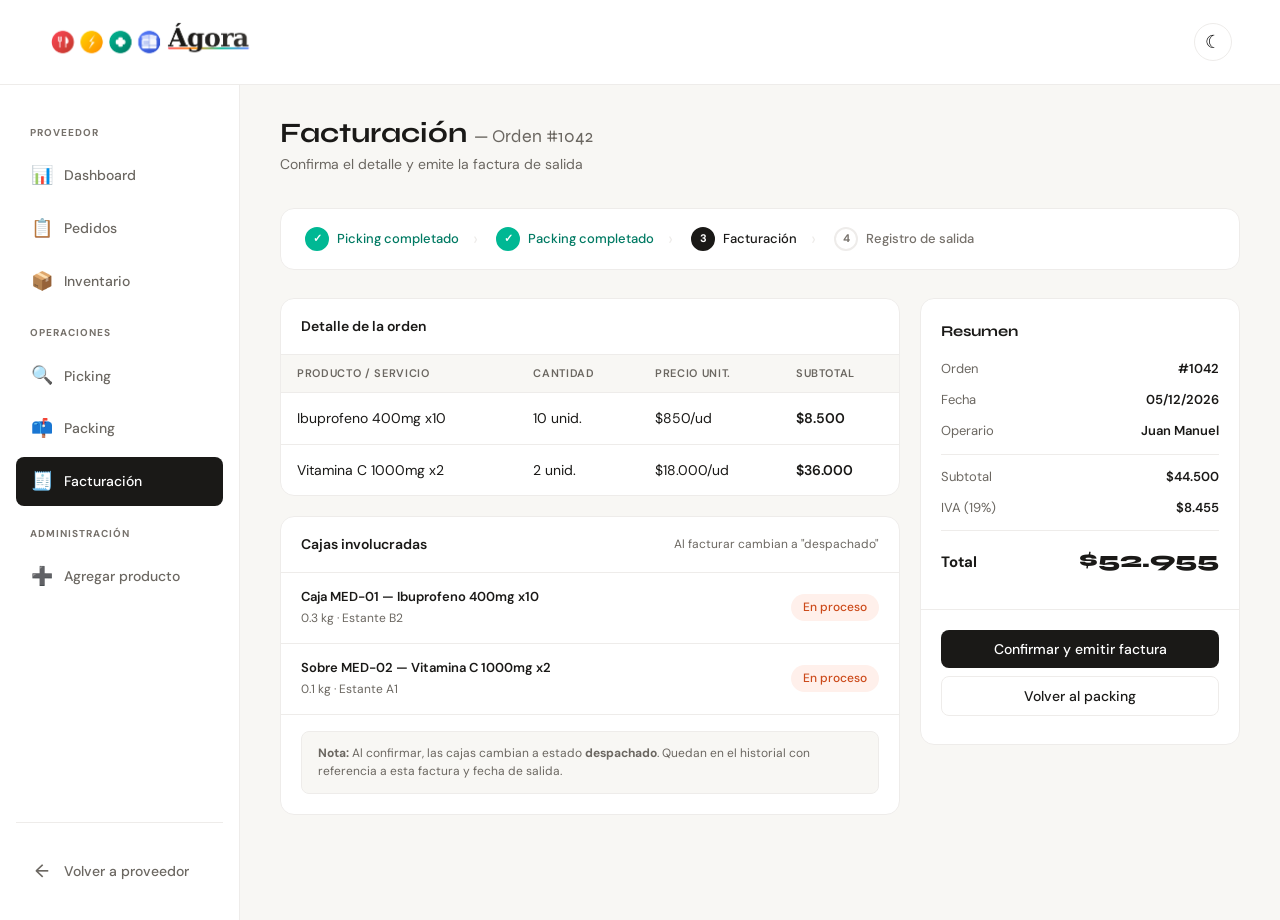
<file: pages/facturacion.html>
<!DOCTYPE html>
<html lang="es">
<head>
  <meta charset="UTF-8">
  <meta name="viewport" content="width=device-width, initial-scale=1.0">
  <title>Ágora — Facturación</title>
  <link rel="stylesheet" href="../css/styles.css">
  <script src="../js/tema.js"></script>
  <style>
    .steps {
      display: flex;
      align-items: center;
      background: #fff;
      border: 1px solid var(--gray-200);
      border-radius: var(--radius-md);
      padding: 16px 24px;
      margin-bottom: 28px;
      flex-wrap: wrap;
      gap: 4px;
    }
    .step {
      display: flex;
      align-items: center;
      gap: 8px;
      font-size: 13px;
      font-weight: 500;
      color: var(--gray-400);
    }
    .step + .step::before { content: '›'; margin: 0 10px; color: var(--gray-200); font-size: 18px; font-weight: 400; }
    .step-num {
      width: 24px; height: 24px; border-radius: 50%;
      border: 2px solid var(--gray-200);
      display: flex; align-items: center; justify-content: center;
      font-size: 11px; font-weight: 700; color: var(--gray-400); flex-shrink: 0;
    }
    .step.done { color: var(--col-farmacia-dark); }
    .step.done .step-num { background: var(--col-farmacia); border-color: var(--col-farmacia); color: #fff; }
    .step.active { color: var(--gray-900); }
    .step.active .step-num { background: var(--gray-900); border-color: var(--gray-900); color: #fff; }
    html[data-theme="dark"] .step.active .step-num { background: var(--gray-900); border-color: var(--gray-900); color: #1C1B19; }

    .factura-grid {
      display: grid;
      grid-template-columns: 1fr 320px;
      gap: 20px;
      align-items: start;
    }
    .panel-card {
      background: #fff;
      border-radius: var(--radius-md);
      border: 1px solid var(--gray-200);
      overflow: hidden;
      margin-bottom: 20px;
    }
    .panel-card:last-child { margin-bottom: 0; }
    .panel-card-header {
      padding: 16px 20px;
      border-bottom: 1px solid var(--gray-200);
      display: flex;
      justify-content: space-between;
      align-items: center;
    }
    .panel-card-title { font-size: 14px; font-weight: 600; color: var(--gray-900); }
    .panel-card-meta  { font-size: 12px; color: var(--gray-600); }
    .caja-row {
      display: flex; align-items: center; justify-content: space-between;
      gap: 16px; padding: 14px 20px;
      border-bottom: 1px solid var(--gray-200);
    }
    .caja-row:last-of-type { border-bottom: none; }
    .caja-id     { font-size: 13px; font-weight: 600; color: var(--gray-900); margin-bottom: 2px; }
    .caja-detail { font-size: 12px; color: var(--gray-600); }
    .caja-estado {
      font-size: 12px; font-weight: 500;
      padding: 4px 12px; border-radius: 100px;
      white-space: nowrap; flex-shrink: 0;
    }
    .estado-proceso  { background: #FFF0EB; color: var(--col-tecnico-dark); }
    .estado-despacho { background: var(--col-farmacia-soft); color: var(--col-farmacia-dark); }
    .nota-retiro {
      margin: 16px 20px 20px;
      background: var(--gray-100);
      border: 1px solid var(--gray-200);
      border-radius: var(--radius-sm);
      padding: 12px 16px;
      font-size: 12px; color: var(--gray-600); line-height: 1.55;
    }
    .resumen-section { padding: 20px; }
    .resumen-section + .resumen-section { border-top: 1px solid var(--gray-200); }
    .resumen-title { font-family: 'Syne', sans-serif; font-size: 15px; font-weight: 700; margin-bottom: 16px; }
    .resumen-row { display: flex; justify-content: space-between; align-items: baseline; margin-bottom: 10px; gap: 16px; }
    .resumen-label { font-size: 13px; color: var(--gray-600); }
    .resumen-val   { font-size: 13px; font-weight: 600; }
    .resumen-total-label { font-size: 15px; font-weight: 700; }
    .resumen-total { font-family: 'Syne', sans-serif; font-size: 22px; font-weight: 800; }
    .divider { border: none; border-top: 1px solid var(--gray-200); margin: 12px 0; }
    .btn-full { width: 100%; justify-content: center; margin-bottom: 8px; }

    .confirm-overlay {
      display: none;
      position: fixed; inset: 0;
      background: rgba(0,0,0,0.4);
      z-index: 200;
      align-items: center; justify-content: center;
    }
    .confirm-overlay.show { display: flex; }
    .confirm-modal {
      background: #fff;
      border-radius: var(--radius-lg);
      padding: 40px 36px;
      width: 100%; max-width: 420px;
      margin: 20px;
      box-shadow: var(--shadow-lg);
      text-align: center;
      animation: slideUp 0.2s ease;
    }
    @keyframes slideUp {
      from { transform: translateY(20px); opacity: 0; }
      to   { transform: translateY(0);    opacity: 1; }
    }
    .confirm-icon {
      width: 60px; height: 60px;
      background: var(--col-farmacia-soft);
      border-radius: 50%;
      display: flex; align-items: center; justify-content: center;
      margin: 0 auto 20px;
    }
    .confirm-icon svg { width: 28px; height: 28px; fill: var(--col-farmacia); }
    .confirm-title { font-family: 'Syne', sans-serif; font-size: 22px; font-weight: 800; margin-bottom: 12px; }
    .confirm-text  { font-size: 14px; color: var(--gray-600); line-height: 1.6; margin-bottom: 28px; }
    .confirm-actions { display: flex; gap: 10px; justify-content: center; }
    .confirm-actions .btn { flex: 1; justify-content: center; }
  </style>
</head>
<body>

  <nav class="navbar">
    <a href="../index.html" class="navbar-logo">
      <img id="logo-img" src="../imagenes/logo/agoraN.png" alt="Ágora" style="height:48px;vertical-align:middle">
    </a>
    <div style="display:flex;align-items:center;gap:8px">
      <button class="menu-toggle" onclick="toggleSidebar()" title="Menú">☰</button>
      <button class="theme-toggle" id="theme-toggle" onclick="toggleTema()" aria-label="Activar modo oscuro"></button>
    </div>
  </nav>

  <div id="sidebar-overlay" class="sidebar-overlay" onclick="toggleSidebar()"></div>

  <div class="layout">
    <aside class="sidebar">
      <div class="sidebar-section">Proveedor</div>
      <a href="dashboard.html" class="sidebar-item"><span class="sidebar-icon">📊</span> Dashboard</a>
      <a href="proveedor.html" class="sidebar-item"><span class="sidebar-icon">📋</span> Pedidos</a>
      <a href="proveedor.html" class="sidebar-item"><span class="sidebar-icon">📦</span> Inventario</a>

      <div class="sidebar-section">Operaciones</div>
      <a href="picking.html" class="sidebar-item"><span class="sidebar-icon">🔍</span> Picking</a>
      <a href="packing.html" class="sidebar-item"><span class="sidebar-icon">📫</span> Packing</a>
      <a href="facturacion.html" class="sidebar-item activo"><span class="sidebar-icon">🧾</span> Facturación</a>

      <div class="sidebar-section">Administración</div>
      <a href="proveedor.html" class="sidebar-item"><span class="sidebar-icon">➕</span> Agregar producto</a>

      <div style="margin-top:auto;padding-top:24px;border-top:1px solid var(--gray-200)">
        <a href="proveedor.html" class="sidebar-item"><span class="sidebar-icon">←</span> Volver a proveedor</a>
      </div>
    </aside>

    <main class="main-content" id="main-content"></main>
  </div>

  <!-- Modal — id y clase .show requeridos por facturacion.js -->
  <div class="confirm-overlay" id="confirm-overlay">
    <div class="confirm-modal">
      <div class="confirm-icon">
        <svg viewBox="0 0 24 24"><path d="M9 16.17L4.83 12l-1.42 1.41L9 19 21 7l-1.41-1.41z"/></svg>
      </div>
      <div class="confirm-title" id="modal-title">Operación completada</div>
      <div class="confirm-text"  id="modal-text">La operación fue registrada exitosamente.</div>
      <div class="confirm-actions">
        <button class="btn btn-outline" onclick="window.location='proveedor.html'">Ver pedidos</button>
        <button class="btn btn-dark"    onclick="window.location='dashboard.html'">Ir al dashboard</button>
      </div>
    </div>
  </div>

  <script>
    (function () {
      var tipo = localStorage.getItem('proveedorActivo') || 'farmacia';
      var ordenActual = localStorage.getItem('ordenActual');

      var CFG = {
        restaurante: {
          title: 'Cierre de pedido',
          ordenLabel: 'Pedido #1042',
          subtitle: 'Confirma los platos entregados y cierra el pedido',
          btnLabel: 'Confirmar entrega',
          tableRows: [
            { name: 'Combo Hamburguesa x2', qty: '2 combos',  price: '$28.000/ud',  total: '$56.000' },
            { name: 'Gaseosa 400ml x3',     qty: '3 uds',     price: '$5.000/ud',   total: '$15.000' }
          ],
          showCajas: false,
          resumen: { orden: '#PED-1042', fecha: '25/03/2026', operario: 'Juan Manuel', subtotal: '$71.000', iva: '$13.490', total: '$84.490' },
          modalTitle: 'Pedido entregado',
          modalText: 'El pedido <strong>#PED-{NUM}</strong> fue marcado como entregado exitosamente. El cliente fue notificado y el registro quedó guardado.'
        },
        farmacia: {
          title: 'Facturación',
          ordenLabel: 'Orden #1042',
          subtitle: 'Confirma el detalle y emite la factura de salida',
          btnLabel: 'Confirmar y emitir factura',
          tableRows: [
            { name: 'Ibuprofeno 400mg x10', qty: '10 unid.', price: '$850/ud',    total: '$8.500'  },
            { name: 'Vitamina C 1000mg x2', qty: '2 unid.',  price: '$18.000/ud', total: '$36.000' }
          ],
          showCajas: true,
          cajas: [
            { id: 'MED-01', name: 'Caja MED-01 — Ibuprofeno 400mg x10', detail: '0.3 kg · Estante B2' },
            { id: 'MED-02', name: 'Sobre MED-02 — Vitamina C 1000mg x2', detail: '0.1 kg · Estante A1' }
          ],
          resumen: { orden: '#1042', fecha: '25/03/2026', operario: 'Juan Manuel', subtotal: '$44.500', iva: '$8.455', total: '$52.955' },
          modalTitle: 'Factura emitida',
          modalText: 'La factura <strong>#F-2026-{NUM}</strong> fue generada exitosamente. Las cajas han sido retiradas del inventario activo y el registro de salida quedó guardado.'
        },
        paqueteria: {
          title: 'Facturación',
          ordenLabel: 'Orden #1042',
          subtitle: 'Confirma el detalle y emite la factura de salida',
          btnLabel: 'Confirmar y emitir factura',
          tableRows: [
            { name: 'Paquete PKT-041 — Zona norte', qty: '1 bulto', price: '$15.000', total: '$15.000' },
            { name: 'Sobre DOC-012 — Centro',        qty: '1 sobre', price: '$9.000',  total: '$9.000'  }
          ],
          showCajas: true,
          cajas: [
            { id: 'PKT-041', name: 'Bulto PKT-041 — Zona norte', detail: '2.3 kg · Bodega zona norte' },
            { id: 'DOC-012', name: 'Sobre DOC-012 — Centro',      detail: '0.1 kg · Mostrador principal' }
          ],
          resumen: { orden: '#1042', fecha: '25/03/2026', operario: 'Juan Manuel', subtotal: '$24.000', iva: '$4.560', total: '$28.560' },
          modalTitle: 'Factura emitida',
          modalText: 'La factura <strong>#F-2026-{NUM}</strong> fue generada exitosamente. Los bultos han sido marcados como despachados y el registro de salida quedó guardado.'
        },
        tecnico: {
          title: 'Cierre del servicio',
          ordenLabel: 'Servicio #1042',
          subtitle: 'Confirma el trabajo realizado y cierra el servicio',
          btnLabel: 'Confirmar servicio finalizado',
          tableRows: [
            { name: 'Revisión eléctrica residencial', qty: '2 horas',   price: '$27.500/h', total: '$55.000' },
            { name: 'Materiales utilizados',           qty: 'Kit básico', price: '$15.000',   total: '$15.000' }
          ],
          showCajas: false,
          resumen: { orden: '#SVC-1042', fecha: '25/03/2026', operario: 'Juan Manuel', subtotal: '$70.000', iva: '$13.300', total: '$83.300' },
          modalTitle: 'Servicio finalizado',
          modalText: 'El servicio <strong>#SVC-{NUM}</strong> fue registrado como completado. El informe de trabajo quedó guardado y el cliente fue notificado.'
        }
      };

      var cfg = CFG[tipo] || CFG.farmacia;
      var num = ordenActual ? ordenActual.replace('PED-', '') : '1042';
      cfg.modalText = cfg.modalText.replace('{NUM}', num);

      // Fecha dinámica
      var hoy = new Date();
      var fechaHoy = String(hoy.getDate()).padStart(2,'0') + '/' + String(hoy.getMonth()+1).padStart(2,'0') + '/' + hoy.getFullYear();
      cfg.resumen.fecha = fechaHoy;

      // Update modal text
      document.getElementById('modal-title').textContent = cfg.modalTitle;
      document.getElementById('modal-text').innerHTML   = cfg.modalText;

      function renderCajas(cajas) {
        return '<div class="panel-card">'
          + '<div class="panel-card-header">'
          + '<span class="panel-card-title">Cajas involucradas</span>'
          + '<span class="panel-card-meta">Al facturar cambian a "despachado"</span>'
          + '</div>'
          + cajas.map(function(c) {
            return '<div class="caja-row">'
              + '<div><div class="caja-id">' + c.name + '</div><div class="caja-detail">' + c.detail + '</div></div>'
              + '<span class="caja-estado estado-proceso" id="estado-' + c.id + '">En proceso</span>'
              + '</div>';
          }).join('')
          + '<div class="nota-retiro"><strong>Nota:</strong> Al confirmar, las cajas cambian a estado <strong>despachado</strong>. Quedan en el historial con referencia a esta factura y fecha de salida.</div>'
          + '</div>';
      }

      var stepsHTML = tipo === 'tecnico' || tipo === 'restaurante'
        ? '<div class="steps fade-in-2">'
          + '<div class="step done"><div class="step-num">✓</div>Servicio prestado</div>'
          + '<div class="step active"><div class="step-num">2</div>Cierre y facturación</div>'
          + '<div class="step"><div class="step-num">3</div>Registro final</div>'
          + '</div>'
        : '<div class="steps fade-in-2">'
          + '<div class="step done"><div class="step-num">✓</div>Picking completado</div>'
          + '<div class="step done"><div class="step-num">✓</div>Packing completado</div>'
          + '<div class="step active"><div class="step-num">3</div>Facturación</div>'
          + '<div class="step"><div class="step-num">4</div>Registro de salida</div>'
          + '</div>';

      var html = '<div class="page-header fade-in">'
        + '<div>'
        + '<h1>' + cfg.title + ' <span style="font-size:18px;font-weight:400;color:var(--gray-600)">— ' + (ordenActual || cfg.ordenLabel) + '</span></h1>'
        + '<p>' + cfg.subtitle + '</p>'
        + '</div>'
        + '</div>'

        + stepsHTML

        + '<div class="factura-grid fade-in-3">'
        + '<div>'

        + '<div class="panel-card">'
        + '<div class="panel-card-header"><span class="panel-card-title">Detalle de la orden</span></div>'
        + '<table class="tabla"><thead><tr><th>Producto / Servicio</th><th>Cantidad</th><th>Precio unit.</th><th>Subtotal</th></tr></thead><tbody>'
        + cfg.tableRows.map(function(r) {
            return '<tr><td>' + r.name + '</td><td>' + r.qty + '</td><td>' + r.price + '</td><td style="font-weight:600">' + r.total + '</td></tr>';
          }).join('')
        + '</tbody></table>'
        + '</div>'

        + (cfg.showCajas ? renderCajas(cfg.cajas) : '')

        + '</div>'

        + '<div class="panel-card">'
        + '<div class="resumen-section">'
        + '<div class="resumen-title">Resumen</div>'
        + '<div class="resumen-row"><span class="resumen-label">Orden</span><span class="resumen-val">' + (ordenActual || cfg.resumen.orden) + '</span></div>'
        + '<div class="resumen-row"><span class="resumen-label">Fecha</span><span class="resumen-val">' + cfg.resumen.fecha + '</span></div>'
        + '<div class="resumen-row"><span class="resumen-label">Operario</span><span class="resumen-val">' + cfg.resumen.operario + '</span></div>'
        + '<hr class="divider">'
        + '<div class="resumen-row"><span class="resumen-label">Subtotal</span><span class="resumen-val">' + cfg.resumen.subtotal + '</span></div>'
        + '<div class="resumen-row"><span class="resumen-label">IVA (19%)</span><span class="resumen-val">' + cfg.resumen.iva + '</span></div>'
        + '<hr class="divider">'
        + '<div class="resumen-row"><span class="resumen-total-label">Total</span><span class="resumen-total">' + cfg.resumen.total + '</span></div>'
        + '</div>'
        + '<div class="resumen-section">'
        + '<button class="btn btn-dark btn-full" onclick="confirmarFactura()">' + cfg.btnLabel + '</button>'
        + (tipo !== 'tecnico' && tipo !== 'restaurante' ? '<button class="btn btn-outline btn-full" onclick="window.location=\'packing.html\'">Volver al packing</button>' : '<button class="btn btn-outline btn-full" onclick="window.location=\'proveedor.html\'">Volver a pedidos</button>')
        + '</div>'
        + '</div>'

        + '</div>';

      document.getElementById('main-content').innerHTML = html;
    })();
  </script>

  <script src="../js/facturacion.js"></script>
  <script>
    // El overlay de éxito no se cierra con ESC/click fuera (es una acción completada),
    // pero sí permitimos ESC en el contexto general de navegación
    document.getElementById('confirm-overlay').addEventListener('click', function(e) {
      // click en el overlay oscuro (fuera del modal) → ir al dashboard
      if (e.target === this) window.location = 'dashboard.html';
    });
    document.addEventListener('keydown', function(e) {
      if (e.key === 'Escape') {
        var overlay = document.getElementById('confirm-overlay');
        if (overlay.classList.contains('show')) window.location = 'dashboard.html';
      }
    });
  </script>
</body>
</html>
</file>
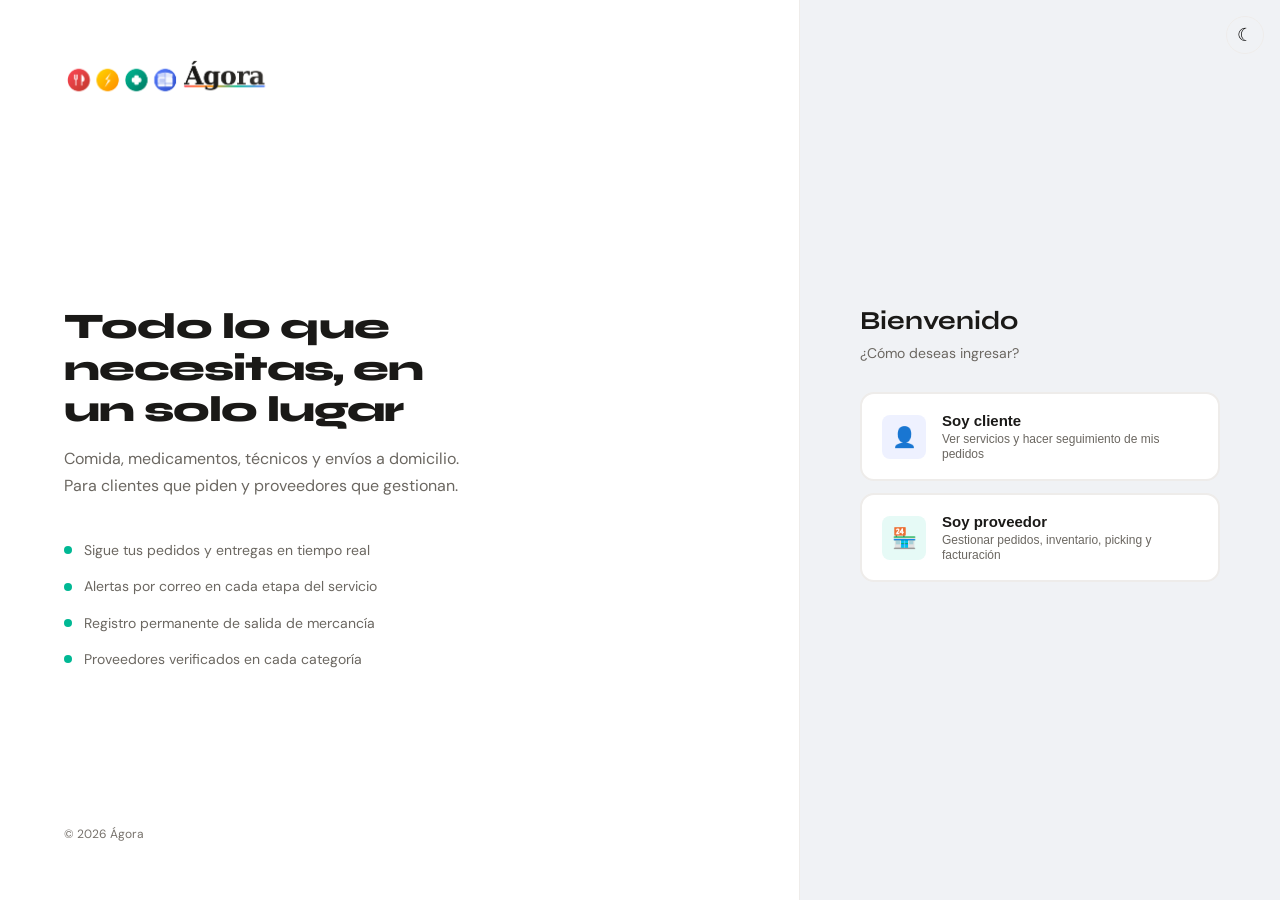
<file: pages/login.html>
<!DOCTYPE html>
<html lang="es">
<head>
  <meta charset="UTF-8">
  <meta name="viewport" content="width=device-width, initial-scale=1.0">
  <title>Ágora — Acceso al sistema</title>
  <link rel="stylesheet" href="../css/styles.css">
  <script src="../js/tema.js"></script>
  <style>
    body {
      display: flex;
      min-height: 100vh;
      background: #f0f2f5;
    }

    /* ── Panel izquierdo ── */
    .login-left {
      flex: 1;
      background: #ffffff;
      padding: 56px 64px;
      display: flex;
      flex-direction: column;
      justify-content: space-between;
      border-right: 1px solid var(--gray-200);
    }
    .login-left-body { max-width: 420px; }
    .login-left h1 {
      font-size: 36px;
      font-weight: 800;
      letter-spacing: -1px;
      color: var(--gray-900);
      margin-bottom: 16px;
      margin-top: 48px;
    }
    .login-left p {
      font-size: 16px;
      color: var(--gray-600);
      line-height: 1.65;
      margin-bottom: 40px;
    }
    .login-features { display: flex; flex-direction: column; gap: 14px; }
    .login-feature {
      display: flex;
      align-items: center;
      gap: 12px;
      font-size: 14px;
      color: var(--gray-600);
    }
    .login-feature-dot {
      width: 8px; height: 8px;
      border-radius: 50%;
      background: var(--col-farmacia);
      flex-shrink: 0;
    }
    .login-copy { font-size: 12px; color: var(--gray-400); }

    /* ── Panel derecho ── */
    .login-right {
      width: 480px;
      background: #f0f2f5;
      display: flex;
      align-items: center;
      justify-content: center;
      padding: 48px;
    }
    .login-card { width: 100%; max-width: 360px; }
    .login-card h2 {
      font-size: 26px;
      font-weight: 700;
      color: var(--gray-900);
      margin-bottom: 6px;
    }
    .login-card .subtitle {
      font-size: 14px;
      color: var(--gray-600);
      margin-bottom: 28px;
    }
    .error-msg {
      display: none;
      background: #FFEAEB;
      color: #CC1A2A;
      padding: 10px 14px;
      border-radius: var(--radius-sm);
      font-size: 13px;
      margin-bottom: 16px;
    }
    .login-footer-note {
      text-align: center;
      margin-top: 20px;
      font-size: 12px;
      color: var(--gray-400);
    }

    /* ── Tarjetas de rol ── */
    .rol-card {
      display: flex;
      align-items: center;
      gap: 16px;
      padding: 18px 20px;
      border: 2px solid var(--gray-200);
      border-radius: var(--radius-md);
      background: #fff;
      cursor: pointer;
      transition: border-color 0.15s, box-shadow 0.15s;
      text-align: left;
      width: 100%;
      margin-bottom: 12px;
    }
    .rol-card:hover {
      border-color: var(--gray-900);
      box-shadow: 0 2px 8px rgba(0,0,0,0.08);
    }
    .rol-icon {
      width: 44px; height: 44px;
      border-radius: var(--radius-sm);
      display: flex;
      align-items: center;
      justify-content: center;
      font-size: 20px;
      flex-shrink: 0;
    }
    .rol-info strong {
      display: block;
      font-size: 15px;
      font-weight: 600;
      color: var(--gray-900);
      margin-bottom: 2px;
    }
    .rol-info span { font-size: 12px; color: var(--gray-600); }

    /* ── Tabs login/registro ── */
    .login-tabs {
      display: flex;
      border-bottom: 2px solid var(--gray-200);
      margin-bottom: 24px;
      gap: 0;
    }
    .login-tab {
      flex: 1;
      background: none;
      border: none;
      padding: 10px 0;
      font-family: 'DM Sans', sans-serif;
      font-size: 14px;
      font-weight: 500;
      color: var(--gray-600);
      cursor: pointer;
      border-bottom: 2px solid transparent;
      margin-bottom: -2px;
      transition: color 0.15s, border-color 0.15s;
    }
    .login-tab.activo {
      color: var(--gray-900);
      border-bottom-color: var(--gray-900);
      font-weight: 600;
    }
    .volver-link {
      text-align: center;
      margin-top: 16px;
      font-size: 12px;
      color: var(--gray-400);
      cursor: pointer;
    }
    .volver-link:hover { color: var(--gray-600); }

    @media (max-width: 768px) {
      .login-left { display: none; }
      .login-right { width: 100%; padding: 40px 24px; }
    }
    @media (max-width: 480px) {
      .login-right { padding: 32px 16px; }
      .login-card { max-width: 100%; }
    }

    html[data-theme="dark"] body        { background: #1C1B19; }
    html[data-theme="dark"] .login-left { background: #252320; border-color: #2C2A27; }
    html[data-theme="dark"] .login-right { background: #1C1B19; }
    html[data-theme="dark"] .rol-card   { background: #2C2A27; border-color: #3A3835; }
    html[data-theme="dark"] .login-card h2,
    html[data-theme="dark"] .login-left h1 { color: var(--gray-900); }

    /* ── Modal recuperar contraseña ── */
    .recuperar-overlay {
      display: none;
      position: fixed; inset: 0;
      background: rgba(0,0,0,0.45);
      z-index: 200;
      align-items: center;
      justify-content: center;
    }
    .recuperar-overlay.abierto { display: flex; }
    .recuperar-modal {
      background: #fff;
      border-radius: var(--radius-lg);
      padding: 32px;
      width: 100%;
      max-width: 400px;
      margin: 20px;
      box-shadow: var(--shadow-lg);
      animation: slideUp 0.2s ease;
    }
    @keyframes slideUp {
      from { transform: translateY(20px); opacity: 0; }
      to   { transform: translateY(0);    opacity: 1; }
    }
    .recuperar-modal h3 { font-size: 20px; font-weight: 700; margin-bottom: 6px; }
    .recuperar-modal .rec-sub { font-size: 13px; color: var(--gray-600); margin-bottom: 22px; line-height: 1.5; }
    .recuperar-success {
      display: none;
      background: #E6FAF6;
      border: 1px solid #00B894;
      color: #007A63;
      padding: 12px 16px;
      border-radius: var(--radius-sm);
      font-size: 13px;
      margin-bottom: 16px;
      line-height: 1.5;
    }
    html[data-theme="dark"] .recuperar-modal { background: #252320; }
    html[data-theme="dark"] .recuperar-modal .form-input {
      background: #2C2A27; color: var(--gray-900); border-color: #3A3835;
    }

    /* ── Ojito contraseña ── */
    .pass-wrap {
      position: relative;
    }
    .pass-wrap .form-input {
      padding-right: 42px;
    }
    .pass-toggle {
      position: absolute;
      right: 10px;
      top: 50%;
      transform: translateY(-50%);
      background: none;
      border: none;
      cursor: pointer;
      padding: 4px;
      color: var(--gray-400);
      display: flex;
      align-items: center;
      justify-content: center;
      transition: color 0.15s;
    }
    .pass-toggle:hover { color: var(--gray-900); }
    html[data-theme="dark"] .pass-toggle:hover { color: #fff; }
  </style>
</head>
<body>

  <button class="theme-toggle" id="theme-toggle" onclick="toggleTema()" aria-label="Activar modo oscuro" style="position:fixed;top:16px;right:16px;z-index:50"></button>

  <div class="login-left">
    <a href="../index.html" class="navbar-logo">
      <img id="logo-img" src="../imagenes/logo/agoraN.png" alt="Ágora" style="height:48px;vertical-align:middle">
    </a>
    <div class="login-left-body">
      <h1>Todo lo que necesitas, en un solo lugar</h1>
      <p>Comida, medicamentos, técnicos y envíos a domicilio. Para clientes que piden y proveedores que gestionan.</p>
      <div class="login-features">
        <div class="login-feature"><div class="login-feature-dot"></div>Sigue tus pedidos y entregas en tiempo real</div>
        <div class="login-feature"><div class="login-feature-dot"></div>Alertas por correo en cada etapa del servicio</div>
        <div class="login-feature"><div class="login-feature-dot"></div>Registro permanente de salida de mercancía</div>
        <div class="login-feature"><div class="login-feature-dot"></div>Proveedores verificados en cada categoría</div>
      </div>
    </div>
    <div class="login-copy">© 2026 Ágora</div>
  </div>

  <div class="login-right">
    <div class="login-card">

      <!-- Paso 1: Selección de rol -->
      <div id="step-rol">
        <h2>Bienvenido</h2>
        <p class="subtitle">¿Cómo deseas ingresar?</p>

        <button class="rol-card" onclick="elegirRol('cliente')">
          <div class="rol-icon" style="background:var(--col-paqueteria-soft)">&#128100;</div>
          <div class="rol-info">
            <strong>Soy cliente</strong>
            <span>Ver servicios y hacer seguimiento de mis pedidos</span>
          </div>
        </button>

        <button class="rol-card" onclick="elegirRol('proveedor')">
          <div class="rol-icon" style="background:var(--col-farmacia-soft)">&#127978;</div>
          <div class="rol-info">
            <strong>Soy proveedor</strong>
            <span>Gestionar pedidos, inventario, picking y facturación</span>
          </div>
        </button>
      </div>

      <!-- Paso 2-A: Formulario cliente (login + registro) -->
      <div id="step-form" style="display:none">
        <h2>Acceso cliente</h2>
        <p class="subtitle">Ingresa o crea tu cuenta para continuar</p>

        <div class="login-tabs">
          <button class="login-tab activo" id="tab-login" onclick="cambiarTab('login')">Iniciar sesión</button>
          <button class="login-tab" id="tab-registro" onclick="cambiarTab('registro')">Registrarse</button>
        </div>

        <!-- Login -->
        <div id="form-login">
          <div class="error-msg" id="error-login">Completa usuario y contraseña para continuar.</div>
          <form onsubmit="handleLogin(event)">
            <div class="form-group">
              <label class="form-label" for="login-user">Usuario</label>
              <input class="form-input" type="text" id="login-user" placeholder="tu.usuario" autocomplete="username">
            </div>
            <div class="form-group">
              <label class="form-label" for="login-pass">Contraseña</label>
              <div class="pass-wrap">
                <input class="form-input" type="password" id="login-pass" placeholder="••••••••" autocomplete="current-password">
                <button type="button" class="pass-toggle" onclick="togglePass('login-pass', this)" aria-label="Mostrar contraseña">
                  <svg id="ico-login-pass" width="18" height="18" viewBox="0 0 24 24" fill="none" stroke="currentColor" stroke-width="2" stroke-linecap="round" stroke-linejoin="round"><path d="M1 12s4-8 11-8 11 8 11 8-4 8-11 8-11-8-11-8z"/><circle cx="12" cy="12" r="3"/></svg>
                </button>
              </div>
            </div>
            <button type="submit" class="btn btn-dark" style="width:100%;justify-content:center;padding:12px 20px">Ingresar</button>
          </form>
          <div style="text-align:center;margin-top:14px">
            <button onclick="abrirRecuperar()" style="background:none;border:none;font-size:13px;color:var(--gray-600);cursor:pointer;text-decoration:underline;font-family:inherit">¿Olvidaste tu contraseña?</button>
          </div>
        </div>

        <!-- Registro -->
        <div id="form-registro" style="display:none">
          <div class="error-msg" id="error-registro">Completa todos los campos para continuar.</div>
          <form onsubmit="handleRegistro(event)">
            <div class="form-group">
              <label class="form-label" for="reg-nombre">Nombre completo</label>
              <input class="form-input" type="text" id="reg-nombre" placeholder="Tu nombre" autocomplete="name">
            </div>
            <div class="form-group">
              <label class="form-label" for="reg-usuario">Usuario</label>
              <input class="form-input" type="text" id="reg-usuario" placeholder="tu.usuario" autocomplete="username">
            </div>
            <div class="form-group">
              <label class="form-label" for="reg-correo">Correo electrónico</label>
              <input class="form-input" type="email" id="reg-correo" placeholder="tu@correo.com" autocomplete="email">
            </div>
            <div class="form-group">
              <label class="form-label" for="reg-pass">Contraseña</label>
              <div class="pass-wrap">
                <input class="form-input" type="password" id="reg-pass" placeholder="Mínimo 6 caracteres" autocomplete="new-password">
                <button type="button" class="pass-toggle" onclick="togglePass('reg-pass', this)" aria-label="Mostrar contraseña">
                  <svg width="18" height="18" viewBox="0 0 24 24" fill="none" stroke="currentColor" stroke-width="2" stroke-linecap="round" stroke-linejoin="round"><path d="M1 12s4-8 11-8 11 8 11 8-4 8-11 8-11-8-11-8z"/><circle cx="12" cy="12" r="3"/></svg>
                </button>
              </div>
            </div>
            <button type="submit" class="btn btn-dark" style="width:100%;justify-content:center;padding:12px 20px">Crear cuenta</button>
          </form>
        </div>

        <div class="volver-link" onclick="volverAlRol()">← Cambiar perfil</div>
      </div>

      <!-- Paso 2-B-1: Login proveedor -->
      <div id="step-prov-login" style="display:none">
        <h2>Acceso proveedor</h2>
        <p class="subtitle">Ingresa tus credenciales para continuar</p>
        <div class="error-msg" id="error-prov-login">Completa usuario y contraseña para continuar.</div>
        <form onsubmit="handleProvLogin(event)">
          <div class="form-group">
            <label class="form-label" for="prov-user">Usuario</label>
            <input class="form-input" type="text" id="prov-user" placeholder="tu.usuario" autocomplete="username">
          </div>
          <div class="form-group">
            <label class="form-label" for="prov-pass">Contraseña</label>
            <div class="pass-wrap">
              <input class="form-input" type="password" id="prov-pass" placeholder="••••••••" autocomplete="current-password">
              <button type="button" class="pass-toggle" onclick="togglePass('prov-pass', this)" aria-label="Mostrar contraseña">
                <svg width="18" height="18" viewBox="0 0 24 24" fill="none" stroke="currentColor" stroke-width="2" stroke-linecap="round" stroke-linejoin="round"><path d="M1 12s4-8 11-8 11 8 11 8-4 8-11 8-11-8-11-8z"/><circle cx="12" cy="12" r="3"/></svg>
              </button>
            </div>
          </div>
          <button type="submit" class="btn btn-dark" style="width:100%;justify-content:center;padding:12px 20px">Ingresar</button>
        </form>
        <div class="volver-link" onclick="volverAlRol()">← Cambiar perfil</div>
      </div>

      <!-- Paso 2-B-2: Selector de tipo de servicio (proveedores) -->
      <div id="step-prov" style="display:none">
        <h2>Panel de operaciones</h2>
        <p class="subtitle">Selecciona tu tipo de servicio</p>

        <button class="rol-card" onclick="accederProveedor('restaurante')">
          <div class="rol-icon" style="background:var(--col-restaurante-soft)">🍔</div>
          <div class="rol-info">
            <strong>Restaurante</strong>
            <span>Gestión de pedidos y cocina</span>
          </div>
        </button>
        <button class="rol-card" onclick="accederProveedor('tecnico')">
          <div class="rol-icon" style="background:var(--col-tecnico-soft)">🔧</div>
          <div class="rol-info">
            <strong>Servicios técnicos</strong>
            <span>Asignación de técnicos y servicios</span>
          </div>
        </button>
        <button class="rol-card" onclick="accederProveedor('farmacia')">
          <div class="rol-icon" style="background:var(--col-farmacia-soft)">💊</div>
          <div class="rol-info">
            <strong>Farmacia</strong>
            <span>Inventario y despacho de medicamentos</span>
          </div>
        </button>
        <button class="rol-card" onclick="accederProveedor('paqueteria')">
          <div class="rol-icon" style="background:var(--col-paqueteria-soft)">📦</div>
          <div class="rol-info">
            <strong>Paquetería</strong>
            <span>Picking, packing y facturación</span>
          </div>
        </button>

        <div class="volver-link" onclick="volverAlRol()">← Cambiar perfil</div>
      </div>

    </div>
  </div>

  <!-- Modal: Recuperar contraseña -->
  <div class="recuperar-overlay" id="recuperar-overlay">
    <div class="recuperar-modal">
      <div style="display:flex;justify-content:space-between;align-items:center;margin-bottom:16px">
        <h3>Recuperar contraseña</h3>
        <button onclick="cerrarRecuperar()" style="background:var(--gray-100);border:none;border-radius:50%;width:32px;height:32px;cursor:pointer;font-size:16px;display:flex;align-items:center;justify-content:center">✕</button>
      </div>
      <p class="rec-sub">Ingresa tu correo y te enviaremos una clave temporal para acceder a tu cuenta.</p>
      <div class="recuperar-success" id="recuperar-success">
        ✓ Si el correo está registrado, recibirás una clave temporal. Esta es una versión demo — el envío real está desactivado.
      </div>
      <div id="recuperar-form">
        <div style="margin-bottom:16px">
          <label class="form-label" for="rec-email">Correo electrónico</label>
          <input class="form-input" type="email" id="rec-email" placeholder="tu@correo.com" autocomplete="email">
        </div>
        <div id="recuperar-error" style="display:none;color:#CC1A2A;font-size:12px;margin-bottom:12px">
          Ingresa un correo válido para continuar.
        </div>
        <div style="display:flex;gap:8px;justify-content:flex-end">
          <button class="btn btn-outline" onclick="cerrarRecuperar()">Cancelar</button>
          <button class="btn btn-dark" onclick="enviarRecuperar()">Enviar clave temporal</button>
        </div>
      </div>
    </div>
  </div>

  <script src="../js/login.js?v=3"></script>
  <script>
    function abrirRecuperar() {
      document.getElementById('rec-email').value = '';
      document.getElementById('recuperar-error').style.display = 'none';
      document.getElementById('recuperar-success').style.display = 'none';
      document.getElementById('recuperar-form').style.display = 'block';
      document.getElementById('recuperar-overlay').classList.add('abierto');
      setTimeout(() => document.getElementById('rec-email').focus(), 100);
    }

    function cerrarRecuperar() {
      document.getElementById('recuperar-overlay').classList.remove('abierto');
    }

    function enviarRecuperar() {
      var email = document.getElementById('rec-email').value.trim();
      var errEl = document.getElementById('recuperar-error');
      if (!email || !email.includes('@')) {
        errEl.style.display = 'block';
        return;
      }
      errEl.style.display = 'none';
      document.getElementById('recuperar-form').style.display = 'none';
      document.getElementById('recuperar-success').style.display = 'block';
    }

    document.getElementById('recuperar-overlay').addEventListener('click', function(e) {
      if (e.target === this) cerrarRecuperar();
    });
    document.addEventListener('keydown', function(e) {
      if (e.key === 'Escape') cerrarRecuperar();
    });
  </script>
</body>
</html>
</file>
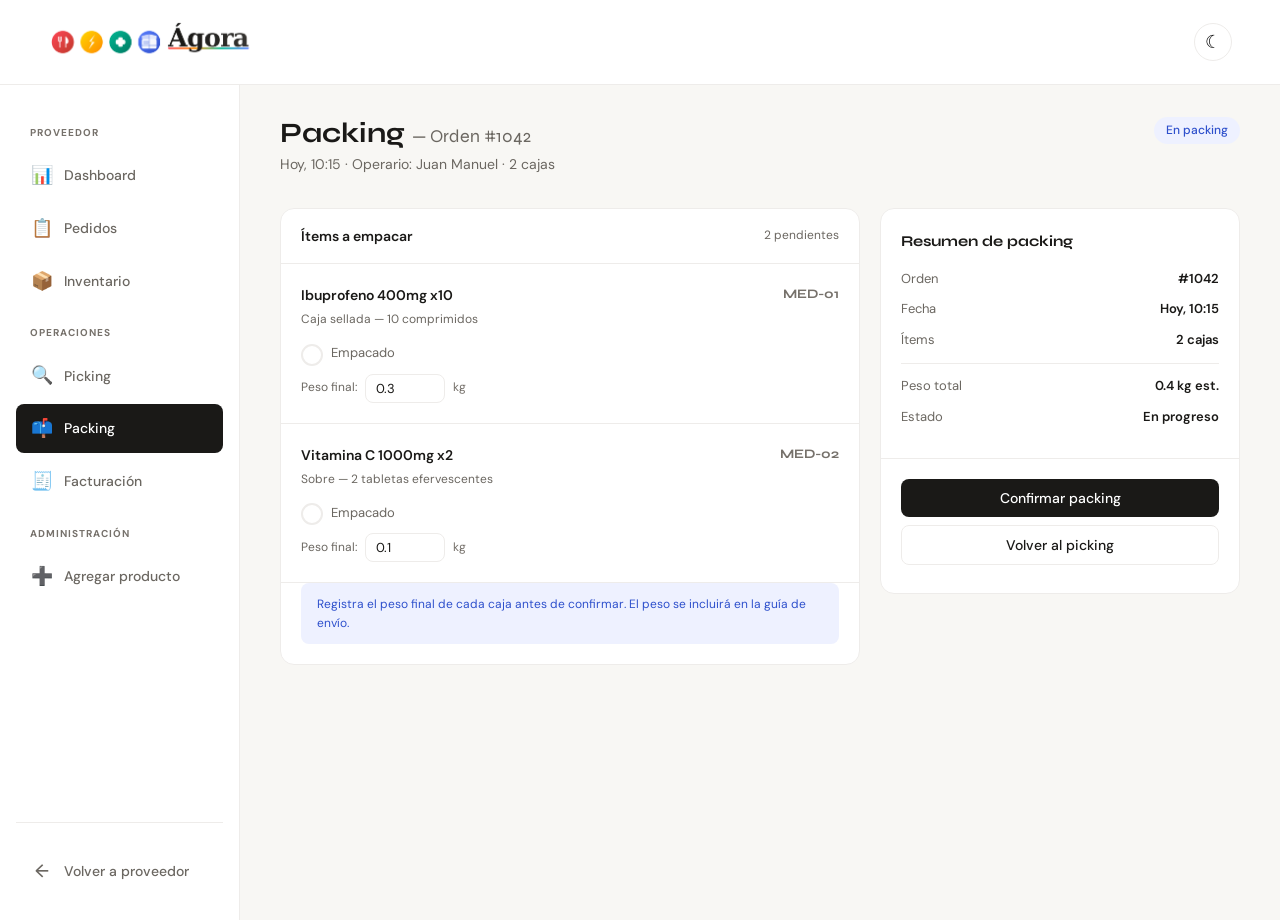
<file: pages/packing.html>
<!DOCTYPE html>
<html lang="es">
<head>
  <meta charset="UTF-8">
  <meta name="viewport" content="width=device-width, initial-scale=1.0">
  <title>Ágora — Packing</title>
  <link rel="stylesheet" href="../css/styles.css">
  <script src="../js/tema.js"></script>
  <style>
    .packing-grid {
      display: grid;
      grid-template-columns: 1fr 360px;
      gap: 20px;
      align-items: start;
    }
    .panel-card {
      background: #fff;
      border-radius: var(--radius-md);
      border: 1px solid var(--gray-200);
      overflow: hidden;
    }
    .panel-card-header {
      padding: 16px 20px;
      border-bottom: 1px solid var(--gray-200);
      display: flex;
      justify-content: space-between;
      align-items: center;
    }
    .panel-card-title { font-size: 14px; font-weight: 600; color: var(--gray-900); }
    .panel-card-meta  { font-size: 12px; color: var(--gray-600); }
    .packing-item {
      display: flex;
      align-items: flex-start;
      gap: 16px;
      padding: 20px;
      border-bottom: 1px solid var(--gray-200);
    }
    .packing-item:last-of-type { border-bottom: none; }
    .pack-check {
      width: 28px; height: 28px; border-radius: 50%;
      border: 2px solid var(--gray-200);
      display: flex; align-items: center; justify-content: center;
      cursor: pointer; flex-shrink: 0; transition: all 0.15s; margin-top: 2px;
    }
    .pack-check.checked { background: var(--col-farmacia); border-color: var(--col-farmacia); }
    .pack-check svg { opacity: 0; width: 14px; height: 14px; transition: opacity 0.15s; }
    .pack-check.checked svg { opacity: 1; }
    .item-info { flex: 1; }
    .item-name   { font-size: 14px; font-weight: 600; color: var(--gray-900); margin-bottom: 4px; }
    .item-detail { font-size: 12px; color: var(--gray-600); margin-bottom: 12px; }
    .item-checks-row { display: flex; gap: 16px; flex-wrap: wrap; }
    .check-label {
      display: flex; align-items: center; gap: 8px;
      font-size: 13px; color: var(--gray-600);
      cursor: pointer;
    }
    .check-label .pack-check { width: 22px; height: 22px; }
    .weight-row {
      display: flex; align-items: center; gap: 8px; margin-top: 8px;
    }
    .weight-row label { font-size: 12px; color: var(--gray-600); white-space: nowrap; }
    .weight-input {
      width: 80px; padding: 5px 10px;
      font-family: 'DM Sans', sans-serif; font-size: 13px;
      border: 1.5px solid var(--gray-200); border-radius: var(--radius-sm);
      color: var(--gray-900); outline: none; transition: border-color 0.15s;
    }
    .weight-input:focus { border-color: var(--col-paqueteria); }
    .weight-unit { font-size: 12px; color: var(--gray-400); }
    .item-id-badge {
      flex-shrink: 0; text-align: right;
      font-family: 'Syne', sans-serif; font-size: 13px;
      font-weight: 700; color: var(--gray-400);
    }
    .resumen-section { padding: 20px; }
    .resumen-section + .resumen-section { border-top: 1px solid var(--gray-200); }
    .resumen-title { font-family: 'Syne', sans-serif; font-size: 15px; font-weight: 700; margin-bottom: 16px; }
    .resumen-row   { display: flex; justify-content: space-between; align-items: baseline; margin-bottom: 10px; gap: 16px; }
    .resumen-label { font-size: 13px; color: var(--gray-600); }
    .resumen-val   { font-size: 13px; font-weight: 600; }
    .resumen-val.ok { color: var(--col-farmacia-dark); }
    .divider { border: none; border-top: 1px solid var(--gray-200); margin: 12px 0; }
    .btn-full { width: 100%; justify-content: center; margin-bottom: 8px; }
    .info-nota {
      margin: 0 20px 20px;
      padding: 12px 16px;
      border-radius: var(--radius-sm);
      font-size: 12px; line-height: 1.55;
      background: var(--col-paqueteria-soft);
      color: var(--col-paqueteria-dark);
    }
  </style>
</head>
<body>

  <nav class="navbar">
    <a href="../index.html" class="navbar-logo">
      <img id="logo-img" src="../imagenes/logo/agoraN.png" alt="Ágora" style="height:48px;vertical-align:middle">
    </a>
    <div style="display:flex;align-items:center;gap:8px">
      <button class="menu-toggle" onclick="toggleSidebar()" title="Menú">☰</button>
      <button class="theme-toggle" id="theme-toggle" onclick="toggleTema()" aria-label="Activar modo oscuro"></button>
    </div>
  </nav>

  <div id="sidebar-overlay" class="sidebar-overlay" onclick="toggleSidebar()"></div>

  <div class="layout">
    <aside class="sidebar">
      <div class="sidebar-section">Proveedor</div>
      <a href="dashboard.html" class="sidebar-item"><span class="sidebar-icon">📊</span> Dashboard</a>
      <a href="proveedor.html" class="sidebar-item"><span class="sidebar-icon">📋</span> Pedidos</a>
      <a href="proveedor.html" class="sidebar-item"><span class="sidebar-icon">📦</span> Inventario</a>

      <div class="sidebar-section">Operaciones</div>
      <a href="picking.html" class="sidebar-item"><span class="sidebar-icon">🔍</span> Picking</a>
      <a href="packing.html" class="sidebar-item activo"><span class="sidebar-icon">📫</span> Packing</a>
      <a href="facturacion.html" class="sidebar-item"><span class="sidebar-icon">🧾</span> Facturación</a>

      <div class="sidebar-section">Administración</div>
      <a href="proveedor.html" class="sidebar-item"><span class="sidebar-icon">➕</span> Agregar producto</a>

      <div style="margin-top:auto;padding-top:24px;border-top:1px solid var(--gray-200)">
        <a href="proveedor.html" class="sidebar-item"><span class="sidebar-icon">←</span> Volver a proveedor</a>
      </div>
    </aside>

    <main class="main-content" id="main-content"></main>
  </div>

  <script>
    (function () {
      var tipo = localStorage.getItem('proveedorActivo') || 'farmacia';
      var ordenActual = localStorage.getItem('ordenActual');

      if (tipo === 'tecnico' || tipo === 'restaurante') {
        localStorage.setItem('mensajeToast', 'Este tipo de servicio no requiere packing');
        window.location = 'proveedor.html';
        return;
      }

      var CFG = {
        farmacia: {
          title: 'Packing',
          ordenLabel: 'Orden #1042',
          meta: 'Hoy, 10:15 · Operario: Juan Manuel · 2 cajas',
          statusLabel: 'En packing',
          items: [
            { id: 'MED-01', name: 'Ibuprofeno 400mg x10',   detail: 'Caja sellada — 10 comprimidos', weight: '0.3', checks: [{ label: 'Empacado', key: 'empacado' }] },
            { id: 'MED-02', name: 'Vitamina C 1000mg x2',   detail: 'Sobre — 2 tabletas efervescentes', weight: '0.1', checks: [{ label: 'Empacado', key: 'empacado' }] }
          ],
          hasWeight: true,
          nota: 'Registra el peso final de cada caja antes de confirmar. El peso se incluirá en la guía de envío.',
          resumen: { orden: '#1042', fecha: 'Hoy, 10:15', items: '2 cajas', peso: '0.4 kg est.', estado: 'En progreso' }
        },
        paqueteria: {
          title: 'Packing',
          ordenLabel: 'Orden #1042',
          meta: 'Hoy, 10:15 · Operario: Juan Manuel · 2 bultos',
          statusLabel: 'En packing',
          items: [
            { id: 'PKT-041', name: 'Bulto PKT-041', detail: '2.3 kg — Destino: Zona norte',  checks: [{ label: 'Sellado', key: 'sellado' }, { label: 'Etiquetado', key: 'etiquetado' }] },
            { id: 'DOC-012', name: 'Sobre DOC-012', detail: '0.1 kg — Destino: Centro',       checks: [{ label: 'Sellado', key: 'sellado' }, { label: 'Etiquetado', key: 'etiquetado' }] }
          ],
          hasWeight: false,
          nota: 'Verifica que el sello y la etiqueta de cada bulto sean legibles antes de confirmar.',
          resumen: { orden: '#1042', fecha: 'Hoy, 10:15', items: '1 bulto + 1 sobre', peso: '2.4 kg', estado: 'En progreso' }
        }
      };

      var cfg = CFG[tipo] || CFG.farmacia;

      // Track checked state per item-check
      var checkStates = {};
      cfg.items.forEach(function(item) {
        item.checks.forEach(function(ch) {
          checkStates[item.id + '_' + ch.key] = false;
        });
      });

      function togglePackCheck(el, itemId, checkKey) {
        el.classList.toggle('checked');
        checkStates[itemId + '_' + checkKey] = el.classList.contains('checked');
        verificarPackingCompleto();
        // Actualizar contador de pendientes
        var totalChecks = Object.keys(checkStates).length;
        var checkedCount = Object.values(checkStates).filter(Boolean).length;
        var pendientes = totalChecks - checkedCount;
        var contEl = document.getElementById('packing-contador');
        if (contEl) contEl.textContent = pendientes + ' pendiente' + (pendientes !== 1 ? 's' : '');
      }

      function verificarPackingCompleto() {
        var allDone = Object.keys(checkStates).every(function(k) { return checkStates[k]; });
        var btn = document.getElementById('btn-confirmar-packing');
        if (btn) btn.disabled = !allDone;
      }

      function confirmarPacking() {
        window.location = 'facturacion.html';
      }

      // Expose globally so onclick works
      window.togglePackCheck = togglePackCheck;
      window.confirmarPacking = confirmarPacking;

      function renderItem(item) {
        var checksHTML = '';
        if (cfg.hasWeight) {
          checksHTML = '<div class="item-checks-row">'
            + item.checks.map(function(ch) {
              return '<label class="check-label">'
                + '<div class="pack-check" onclick="togglePackCheck(this,\'' + item.id + '\',\'' + ch.key + '\')">'
                + '<svg viewBox="0 0 12 12"><polyline points="1.5,6 4.5,9 10.5,3" fill="none" stroke="white" stroke-width="1.5" stroke-linecap="round" stroke-linejoin="round"/></svg>'
                + '</div>' + ch.label + '</label>';
            }).join('')
            + '</div>'
            + '<div class="weight-row">'
            + '<label>Peso final:</label>'
            + '<input class="weight-input" type="number" step="0.1" min="0" value="' + item.weight + '" placeholder="0.0">'
            + '<span class="weight-unit">kg</span>'
            + '</div>';
        } else {
          checksHTML = '<div class="item-checks-row">'
            + item.checks.map(function(ch) {
              return '<label class="check-label">'
                + '<div class="pack-check" onclick="togglePackCheck(this,\'' + item.id + '\',\'' + ch.key + '\')">'
                + '<svg viewBox="0 0 12 12"><polyline points="1.5,6 4.5,9 10.5,3" fill="none" stroke="white" stroke-width="1.5" stroke-linecap="round" stroke-linejoin="round"/></svg>'
                + '</div>' + ch.label + '</label>';
            }).join('')
            + '</div>';
        }

        return '<div class="packing-item">'
          + '<div class="item-info">'
          + '<div class="item-name">' + item.name + '</div>'
          + '<div class="item-detail">' + item.detail + '</div>'
          + checksHTML
          + '</div>'
          + '<div class="item-id-badge">' + item.id + '</div>'
          + '</div>';
      }

      var html = '<div class="page-header fade-in">'
        + '<div>'
        + '<h1>' + cfg.title + ' <span style="font-size:18px;font-weight:400;color:var(--gray-600)">— ' + (ordenActual || cfg.ordenLabel) + '</span></h1>'
        + '<p>' + cfg.meta + '</p>'
        + '</div>'
        + '<span class="estado-pill estado-en-camino">' + cfg.statusLabel + '</span>'
        + '</div>'

        + '<div class="packing-grid fade-in-2">'

        + '<div class="panel-card">'
        + '<div class="panel-card-header">'
        + '<span class="panel-card-title">Ítems a empacar</span>'
        + '<span class="panel-card-meta" id="packing-contador">' + cfg.items.length + ' pendiente' + (cfg.items.length !== 1 ? 's' : '') + '</span>'
        + '</div>'
        + cfg.items.map(renderItem).join('')
        + '<div class="info-nota">' + cfg.nota + '</div>'
        + '</div>'

        + '<div class="panel-card">'
        + '<div class="resumen-section">'
        + '<div class="resumen-title">Resumen de packing</div>'
        + '<div class="resumen-row"><span class="resumen-label">Orden</span><span class="resumen-val">' + (ordenActual || cfg.resumen.orden) + '</span></div>'
        + '<div class="resumen-row"><span class="resumen-label">Fecha</span><span class="resumen-val">' + cfg.resumen.fecha + '</span></div>'
        + '<div class="resumen-row"><span class="resumen-label">Ítems</span><span class="resumen-val">' + cfg.resumen.items + '</span></div>'
        + '<hr class="divider">'
        + '<div class="resumen-row"><span class="resumen-label">Peso total</span><span class="resumen-val">' + cfg.resumen.peso + '</span></div>'
        + '<div class="resumen-row"><span class="resumen-label">Estado</span><span class="resumen-val warning">' + cfg.resumen.estado + '</span></div>'
        + '</div>'
        + '<div class="resumen-section">'
        + '<button class="btn btn-dark btn-full" id="btn-confirmar-packing" disabled onclick="confirmarPacking()">Confirmar packing</button>'
        + '<button class="btn btn-outline btn-full" onclick="window.location=\'picking.html\'">Volver al picking</button>'
        + '</div>'
        + '</div>'

        + '</div>';

      document.getElementById('main-content').innerHTML = html;
    })();
  </script>

</body>
</html>
</file>
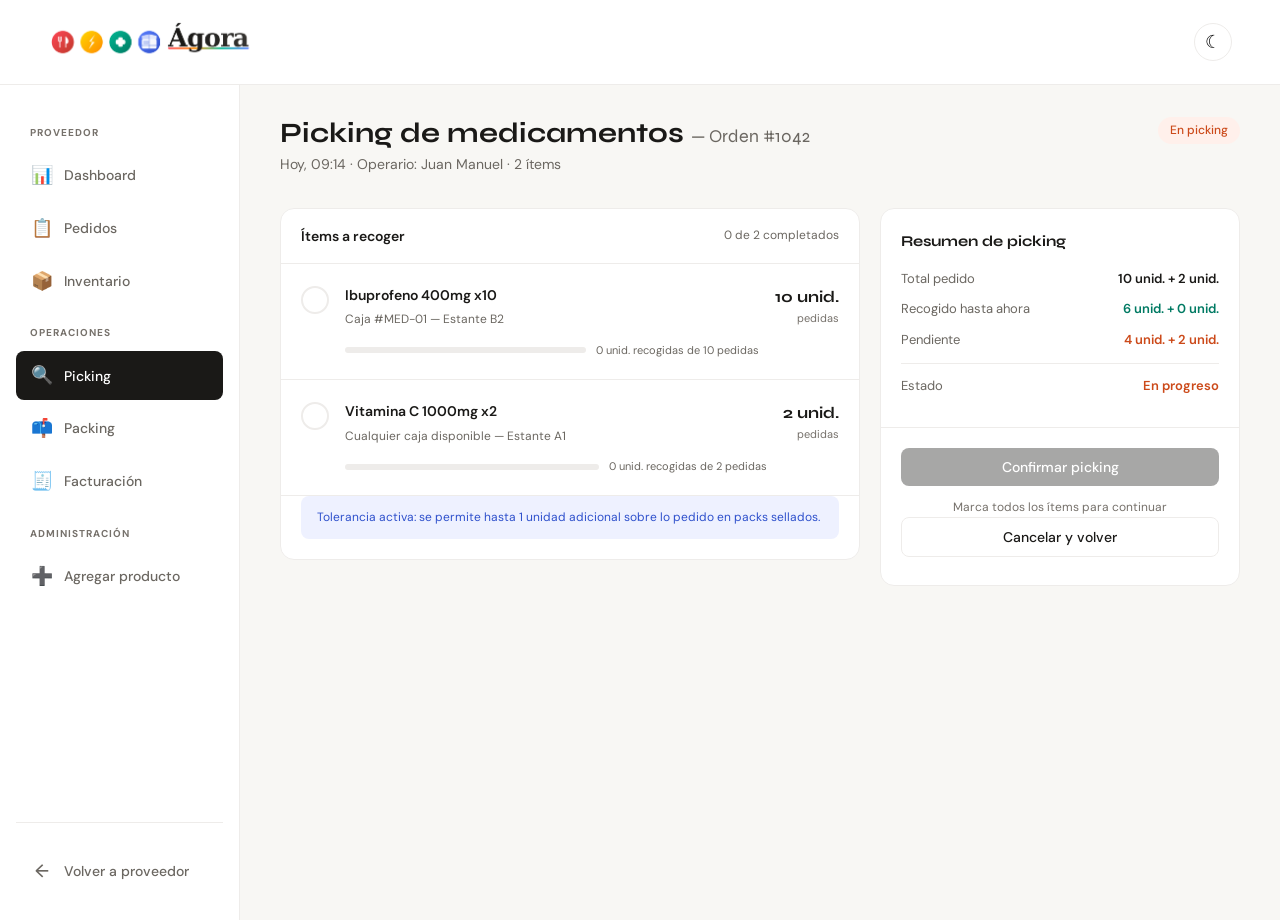
<file: pages/picking.html>
<!DOCTYPE html>
<html lang="es">
<head>
  <meta charset="UTF-8">
  <meta name="viewport" content="width=device-width, initial-scale=1.0">
  <title>Ágora — Picking</title>
  <link rel="stylesheet" href="../css/styles.css">
  <script src="../js/tema.js"></script>
  <style>
    .picking-grid {
      display: grid;
      grid-template-columns: 1fr 360px;
      gap: 20px;
      align-items: start;
    }
    .panel-card {
      background: #fff;
      border-radius: var(--radius-md);
      border: 1px solid var(--gray-200);
      overflow: hidden;
    }
    .panel-card-header {
      padding: 16px 20px;
      border-bottom: 1px solid var(--gray-200);
      display: flex;
      justify-content: space-between;
      align-items: center;
    }
    .panel-card-title { font-size: 14px; font-weight: 600; color: var(--gray-900); }
    .panel-card-meta  { font-size: 12px; color: var(--gray-600); }
    .picking-item {
      display: flex;
      align-items: flex-start;
      gap: 16px;
      padding: 20px;
      border-bottom: 1px solid var(--gray-200);
    }
    .picking-item:last-of-type { border-bottom: none; }
    .item-check {
      width: 28px; height: 28px; border-radius: 50%;
      border: 2px solid var(--gray-200);
      display: flex; align-items: center; justify-content: center;
      cursor: pointer; flex-shrink: 0; transition: all 0.15s; margin-top: 2px;
    }
    .item-check.checked { background: var(--col-farmacia); border-color: var(--col-farmacia); }
    .item-check svg { opacity: 0; width: 14px; height: 14px; transition: opacity 0.15s; }
    .item-check.checked svg { opacity: 1; }
    .item-info { flex: 1; }
    .item-name   { font-size: 14px; font-weight: 600; color: var(--gray-900); margin-bottom: 4px; }
    .item-detail { font-size: 12px; color: var(--gray-600); margin-bottom: 12px; }
    .progress-wrap { display: flex; align-items: center; gap: 10px; }
    .progress-bar  { flex: 1; height: 6px; background: var(--gray-200); border-radius: 3px; overflow: hidden; }
    .progress-fill { height: 100%; background: var(--col-farmacia); border-radius: 3px; }
    .progress-label { font-size: 11px; color: var(--gray-600); white-space: nowrap; }
    .progress-label.ok { color: var(--col-farmacia-dark); }
    .item-qty { text-align: right; flex-shrink: 0; }
    .qty-pedido { font-family: 'Syne', sans-serif; font-size: 16px; font-weight: 700; color: var(--gray-900); }
    .qty-sub    { font-size: 11px; color: var(--gray-400); }
    .alerta-tolerancia {
      margin: 0 20px 20px;
      padding: 12px 16px;
      border-radius: var(--radius-sm);
      font-size: 12px; line-height: 1.55;
    }
    .resumen-section { padding: 20px; }
    .resumen-section + .resumen-section { border-top: 1px solid var(--gray-200); }
    .resumen-title { font-family: 'Syne', sans-serif; font-size: 15px; font-weight: 700; margin-bottom: 16px; }
    .resumen-row   { display: flex; justify-content: space-between; align-items: baseline; margin-bottom: 10px; gap: 16px; }
    .resumen-label { font-size: 13px; color: var(--gray-600); }
    .resumen-val   { font-size: 13px; font-weight: 600; }
    .resumen-val.ok      { color: var(--col-farmacia-dark); }
    .resumen-val.warning { color: var(--col-tecnico-dark); }
    .divider { border: none; border-top: 1px solid var(--gray-200); margin: 12px 0; }
    .btn-full { width: 100%; justify-content: center; margin-bottom: 8px; }
    .btn:disabled {
      opacity: 0.38;
      cursor: not-allowed;
      pointer-events: none;
    }
    .btn-hint {
      text-align: center;
      font-size: 12px;
      color: var(--gray-400);
      margin-top: 4px;
    }
  </style>
</head>
<body>

  <nav class="navbar">
    <a href="../index.html" class="navbar-logo">
      <img id="logo-img" src="../imagenes/logo/agoraN.png" alt="Ágora" style="height:48px;vertical-align:middle">
    </a>
    <div style="display:flex;align-items:center;gap:8px">
      <button class="menu-toggle" onclick="toggleSidebar()" title="Menú">☰</button>
      <button class="theme-toggle" id="theme-toggle" onclick="toggleTema()" aria-label="Activar modo oscuro"></button>
    </div>
  </nav>

  <div id="sidebar-overlay" class="sidebar-overlay" onclick="toggleSidebar()"></div>

  <div class="layout">
    <aside class="sidebar">
      <div class="sidebar-section">Proveedor</div>
      <a href="dashboard.html" class="sidebar-item"><span class="sidebar-icon">📊</span> Dashboard</a>
      <a href="proveedor.html" class="sidebar-item"><span class="sidebar-icon">📋</span> Pedidos</a>
      <a href="proveedor.html" class="sidebar-item"><span class="sidebar-icon">📦</span> Inventario</a>

      <div class="sidebar-section">Operaciones</div>
      <a href="picking.html" class="sidebar-item activo"><span class="sidebar-icon">🔍</span> Picking</a>
      <a href="packing.html" class="sidebar-item"><span class="sidebar-icon">📫</span> Packing</a>
      <a href="facturacion.html" class="sidebar-item"><span class="sidebar-icon">🧾</span> Facturación</a>

      <div class="sidebar-section">Administración</div>
      <a href="proveedor.html" class="sidebar-item"><span class="sidebar-icon">➕</span> Agregar producto</a>

      <div style="margin-top:auto;padding-top:24px;border-top:1px solid var(--gray-200)">
        <a href="proveedor.html" class="sidebar-item"><span class="sidebar-icon">←</span> Volver a proveedor</a>
      </div>
    </aside>

    <main class="main-content" id="main-content"></main>
  </div>

  <script>
    (function () {
      var tipo = localStorage.getItem('proveedorActivo') || 'farmacia';
      var ordenActual = localStorage.getItem('ordenActual');

      if (tipo === 'tecnico') {
        localStorage.setItem('mensajeToast', 'Los servicios técnicos no requieren picking');
        window.location = 'proveedor.html';
        return;
      }

      var CFG = {
        restaurante: {
          title: 'Preparación de pedido',
          ordenLabel: 'Pedido #1042',
          meta: 'Hoy, 12:30 · Cocinero: Juan Manuel · 2 platos',
          statusLabel: 'En preparación',
          items: [
            { name: 'Combo Hamburguesa x2', detail: 'Parrilla principal — Lista estimada: 10 min', qty: '2 combos', qtyLabel: 'encargados', checked: false, progress: null },
            { name: 'Gaseosa 400ml x3',     detail: 'Refrigerador principal — Zona bebidas',     qty: '3 uds',    qtyLabel: 'pedidas',    checked: false, progress: null }
          ],
          footerNote: 'Verifica que todos los platos estén completos y bien presentados antes de confirmar.',
          footerStyle: 'background:var(--col-farmacia-soft);color:var(--col-farmacia-dark)',
          resumen: { total: '2 platos + 3 bebidas', recogido: '0 completados', pendiente: '2 platos + 3 bebidas', estado: 'Pendiente', estadoClass: 'warning' }
        },
        farmacia: {
          title: 'Picking de medicamentos',
          ordenLabel: 'Orden #1042',
          meta: 'Hoy, 09:14 · Operario: Juan Manuel · 2 ítems',
          statusLabel: 'En picking',
          items: [
            { name: 'Ibuprofeno 400mg x10',  detail: 'Caja #MED-01 — Estante B2',             qty: '10 unid.', qtyLabel: 'pedidas', checked: false, progress: { pct: 0, label: '0 unid. recogidas de 10 pedidas', ok: false } },
            { name: 'Vitamina C 1000mg x2',  detail: 'Cualquier caja disponible — Estante A1', qty: '2 unid.',  qtyLabel: 'pedidas', checked: false, progress: { pct: 0, label: '0 unid. recogidas de 2 pedidas',  ok: false } }
          ],
          footerNote: 'Tolerancia activa: se permite hasta 1 unidad adicional sobre lo pedido en packs sellados.',
          footerStyle: 'background:var(--col-paqueteria-soft);color:var(--col-paqueteria-dark)',
          resumen: { total: '10 unid. + 2 unid.', recogido: '6 unid. + 0 unid.', pendiente: '4 unid. + 2 unid.', estado: 'En progreso', estadoClass: 'warning' }
        },
        paqueteria: {
          title: 'Picking de paquetes',
          ordenLabel: 'Orden #1042',
          meta: 'Hoy, 09:14 · Operario: Juan Manuel · 2 ítems',
          statusLabel: 'En picking',
          items: [
            { name: 'Paquete PKT-041', detail: 'Bodega zona norte — Estante 3B', qty: '1 paq.',  qtyLabel: 'pedido', checked: false, progress: { pct: 0, label: '0 paq. recogidos de 1 pedido',    ok: false } },
            { name: 'Sobre DOC-012',   detail: 'Mostrador principal',            qty: '1 sobre', qtyLabel: 'pedido', checked: false, progress: { pct: 0, label: '0 sobres recogidos de 1 pedido', ok: false } }
          ],
          footerNote: 'Tolerancia activa: se permiten hasta 10 kg adicionales. Verifica el estado del embalaje antes de confirmar.',
          footerStyle: 'background:var(--col-paqueteria-soft);color:var(--col-paqueteria-dark)',
          resumen: { total: '1 paquete + 1 sobre', recogido: '1 paquete + 0 sobres', pendiente: '0 paquetes + 1 sobre', estado: 'En progreso', estadoClass: 'warning' }
        }
      };

      var cfg = CFG[tipo] || CFG.farmacia;
      var completados = cfg.items.filter(function(i) { return i.checked; }).length;
      var allDone = completados === cfg.items.length;

      function renderItem(item) {
        var progressHTML = '';
        if (item.progress !== null) {
          progressHTML = '<div class="progress-wrap">'
            + '<div class="progress-bar"><div class="progress-fill" style="width:' + item.progress.pct + '%"></div></div>'
            + '<div class="progress-label' + (item.progress.ok ? ' ok' : '') + '">' + item.progress.label + '</div>'
            + '</div>';
        }
        return '<div class="picking-item">'
          + '<div class="item-check' + (item.checked ? ' checked' : '') + '" onclick="toggleCheck(this)">'
          + '<svg viewBox="0 0 12 12"><polyline points="1.5,6 4.5,9 10.5,3" fill="none" stroke="white" stroke-width="1.5" stroke-linecap="round" stroke-linejoin="round"/></svg>'
          + '</div>'
          + '<div class="item-info">'
          + '<div class="item-name">' + item.name + '</div>'
          + '<div class="item-detail">' + item.detail + '</div>'
          + progressHTML
          + '</div>'
          + '<div class="item-qty">'
          + '<div class="qty-pedido">' + item.qty + '</div>'
          + '<div class="qty-sub">' + item.qtyLabel + '</div>'
          + '</div>'
          + '</div>';
      }

      var html = '<div class="page-header fade-in">'
        + '<div>'
        + '<h1>' + cfg.title + ' <span style="font-size:18px;font-weight:400;color:var(--gray-600)">— ' + (ordenActual || cfg.ordenLabel) + '</span></h1>'
        + '<p>' + cfg.meta + '</p>'
        + '</div>'
        + '<span class="estado-pill estado-preparando">' + cfg.statusLabel + '</span>'
        + '</div>'

        + '<div class="picking-grid fade-in-2">'

        + '<div class="panel-card">'
        + '<div class="panel-card-header">'
        + '<span class="panel-card-title">Ítems a recoger</span>'
        + '<span class="panel-card-meta">' + completados + ' de ' + cfg.items.length + ' completados</span>'
        + '</div>'
        + cfg.items.map(renderItem).join('')
        + '<div class="alerta-tolerancia" style="' + cfg.footerStyle + '">' + cfg.footerNote + '</div>'
        + '</div>'

        + '<div class="panel-card">'
        + '<div class="resumen-section">'
        + '<div class="resumen-title">Resumen de picking</div>'
        + '<span id="orden-id" data-id="1042" style="display:none"></span>'
        + '<div class="resumen-row"><span class="resumen-label">Total pedido</span><span class="resumen-val">' + cfg.resumen.total + '</span></div>'
        + '<div class="resumen-row"><span class="resumen-label">Recogido hasta ahora</span><span class="resumen-val ok">' + cfg.resumen.recogido + '</span></div>'
        + '<div class="resumen-row"><span class="resumen-label">Pendiente</span><span class="resumen-val ' + cfg.resumen.estadoClass + '">' + cfg.resumen.pendiente + '</span></div>'
        + '<hr class="divider">'
        + '<div class="resumen-row"><span class="resumen-label">Estado</span><span class="resumen-val ' + cfg.resumen.estadoClass + '">' + cfg.resumen.estado + '</span></div>'
        + '</div>'
        + '<div class="resumen-section">'
        + '<button class="btn btn-dark btn-full" id="btn-confirmar" disabled onclick="confirmarPicking()">Confirmar picking</button>'
        + '<p class="btn-hint" id="btn-hint">Marca todos los ítems para continuar</p>'
        + '<button class="btn btn-outline btn-full" onclick="window.location=\'proveedor.html\'">Cancelar y volver</button>'
        + '</div>'
        + '</div>'

        + '</div>';

      document.getElementById('main-content').innerHTML = html;
    })();
  </script>

  <script src="../js/picking.js?v=2"></script>
</body>
</html>
</file>
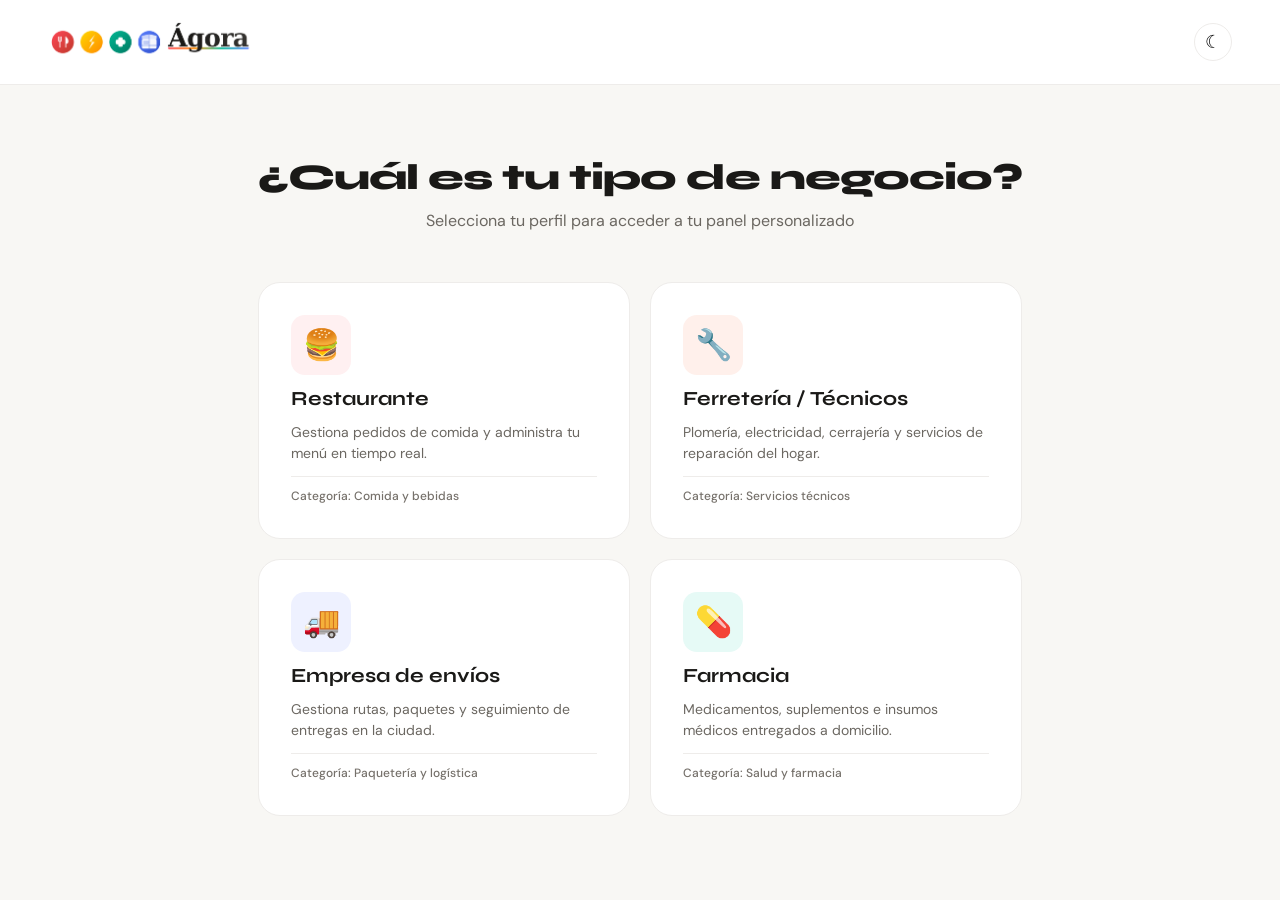
<file: pages/proveedor.html>
<!DOCTYPE html>
<html lang="es">
<head>
  <meta charset="UTF-8">
  <meta name="viewport" content="width=device-width, initial-scale=1.0">
  <title>Ágora — Panel Proveedor</title>
  <link rel="stylesheet" href="../css/styles.css">
  <script src="../js/tema.js"></script>
  <style>
    .pedido-row-nuevo {
      background: #FFFDF0;
      border-color: #F0D060;
    }

    html[data-theme="dark"] .pedido-row-nuevo {
      background: #2E2A10;
      border-color: #6B5E10;
    }

    .acciones-pedido {
      display: flex;
      gap: 6px;
    }

    .btn-xs {
      font-size: 12px;
      padding: 5px 12px;
      border-radius: var(--radius-sm);
      border: none;
      cursor: pointer;
      font-family: 'DM Sans', sans-serif;
      font-weight: 500;
      transition: all 0.15s;
    }

    .btn-xs-verde { background: var(--col-farmacia-soft); color: var(--col-farmacia-dark); }
    .btn-xs-verde:hover { background: var(--col-farmacia); color: #fff; }
    .btn-xs-rojo  { background: #FFEAEB; color: #CC1A2A; }
    .btn-xs-rojo:hover  { background: #E24B4A; color: #fff; }
    .btn-xs-azul  { background: var(--col-paqueteria-soft); color: var(--col-paqueteria-dark); }
    .btn-xs-azul:hover  { background: var(--col-paqueteria); color: #fff; }

    .inventario-acciones {
      display: flex;
      gap: 6px;
      justify-content: flex-end;
    }

    .stock-badge {
      display: inline-flex;
      align-items: center;
      gap: 4px;
      font-size: 12px;
      padding: 3px 10px;
      border-radius: 100px;
      font-weight: 500;
    }

    .notif-banner {
      background: #FFFDF0;
      border: 1px solid #F0D060;
      border-radius: var(--radius-md);
      padding: 14px 18px;
      margin-bottom: 24px;
      display: flex;
      align-items: center;
      justify-content: space-between;
      gap: 12px;
    }

    .notif-banner p { font-size: 13px; color: #856404; }
    .notif-banner strong { font-weight: 600; }

    .cal-display { display: flex; flex-direction: column; gap: 3px; }
    .cal-stars { color: #F5A623; font-size: 14px; letter-spacing: 1px; }
    .cal-comment { font-size: 11px; color: var(--gray-600); font-style: italic; max-width: 160px; }
  </style>
</head>
<body>

  <nav class="navbar">
    <a href="../index.html" class="navbar-logo">
      <img id="logo-img" src="../imagenes/logo/agoraN.png" alt="Ágora" style="height:48px;vertical-align:middle">
    </a>
    <ul class="navbar-links" id="nav-links-proveedor" style="display:none">
      <li><a href="#" onclick="showSection('dashboard')">Dashboard</a></li>
      <li><a href="#" onclick="showSection('pedidos')">Pedidos</a></li>
      <li><a href="#" onclick="showSection('inventario')">Inventario</a></li>
    </ul>
    <div style="display:flex;align-items:center;gap:8px">
      <button class="menu-toggle" onclick="toggleSidebar()" title="Menú">☰</button>
      <button class="theme-toggle" id="theme-toggle" onclick="toggleTema()" aria-label="Activar modo oscuro"></button>
      <div id="nav-prov-info" style="display:none;font-size:13px;color:var(--gray-600)">
        Proveedor: <strong id="nav-prov-nombre" style="color:var(--gray-900)"></strong>
      </div>
      <button id="nav-prov-avatar" onclick="abrirPerfilProv()" title="Mi perfil" style="display:none;width:34px;height:34px;border-radius:50%;color:#fff;align-items:center;justify-content:center;font-weight:700;font-size:14px;border:none;cursor:pointer;transition:opacity 0.15s" onmouseover="this.style.opacity='.82'" onmouseout="this.style.opacity='1'"></button>
      <button id="nav-btn-cambiar" style="display:none" class="btn btn-outline" onclick="volverAlPicker()">Cambiar perfil</button>
    </div>
  </nav>

  <!-- ══ SELECTOR DE TIPO DE PROVEEDOR ══ -->
  <section id="sec-picker" class="fade-in">
    <div class="picker-wrap">
      <div class="picker-header">
        <h1>¿Cuál es tu tipo de negocio?</h1>
        <p class="sub">Selecciona tu perfil para acceder a tu panel personalizado</p>
      </div>
      <div class="picker-grid">

        <div class="picker-card fade-in-2" onclick="seleccionarProveedor('restaurante')">
          <div class="picker-icon" style="background:var(--col-restaurante-soft)">🍔</div>
          <h3>Restaurante</h3>
          <p>Gestiona pedidos de comida y administra tu menú en tiempo real.</p>
          <div class="picker-cat">Categoría: Comida y bebidas</div>
        </div>

        <div class="picker-card fade-in-2" onclick="seleccionarProveedor('tecnico')">
          <div class="picker-icon" style="background:var(--col-tecnico-soft)">🔧</div>
          <h3>Ferretería / Técnicos</h3>
          <p>Plomería, electricidad, cerrajería y servicios de reparación del hogar.</p>
          <div class="picker-cat">Categoría: Servicios técnicos</div>
        </div>

        <div class="picker-card fade-in-3" onclick="seleccionarProveedor('paqueteria')">
          <div class="picker-icon" style="background:var(--col-paqueteria-soft)">🚚</div>
          <h3>Empresa de envíos</h3>
          <p>Gestiona rutas, paquetes y seguimiento de entregas en la ciudad.</p>
          <div class="picker-cat">Categoría: Paquetería y logística</div>
        </div>

        <div class="picker-card fade-in-3" onclick="seleccionarProveedor('farmacia')">
          <div class="picker-icon" style="background:var(--col-farmacia-soft)">💊</div>
          <h3>Farmacia</h3>
          <p>Medicamentos, suplementos e insumos médicos entregados a domicilio.</p>
          <div class="picker-cat">Categoría: Salud y farmacia</div>
        </div>

      </div>
    </div>
  </section>

  <div id="sidebar-overlay" class="sidebar-overlay" onclick="toggleSidebar()"></div>

  <!-- ══ PANEL PROVEEDOR (oculto hasta selección) ══ -->
  <div class="layout" id="main-layout" style="display:none">

    <aside class="sidebar">
      <div class="sidebar-section">Panel proveedor</div>
      <button class="sidebar-item activo" onclick="showSection('dashboard'); setActivo(this)">
        <span class="sidebar-icon">📊</span> Dashboard
      </button>
      <button class="sidebar-item" onclick="showSection('pedidos'); setActivo(this)">
        <span class="sidebar-icon">📋</span> Pedidos
        <span id="badge-pendientes" style="margin-left:auto;background:var(--col-tecnico);color:#fff;border-radius:100px;font-size:11px;padding:1px 7px;font-weight:600">3</span>
      </button>
      <button class="sidebar-item" onclick="showSection('inventario'); setActivo(this)">
        <span class="sidebar-icon">📦</span> Inventario
      </button>
      <button class="sidebar-item" onclick="showSection('nuevo-producto'); setActivo(this)">
        <span class="sidebar-icon">➕</span> Agregar producto
      </button>

      <div class="sidebar-section">Operaciones</div>
      <a href="picking.html" class="sidebar-item">
        <span class="sidebar-icon">🔍</span> Picking
      </a>
      <a href="packing.html" class="sidebar-item">
        <span class="sidebar-icon">📫</span> Packing
      </a>
      <a href="facturacion.html" class="sidebar-item">
        <span class="sidebar-icon">🧾</span> Facturación
      </a>
      <a href="dashboard.html" class="sidebar-item">
        <span class="sidebar-icon">📊</span> Panel de operaciones
      </a>

      <div style="margin-top:auto;padding-top:24px;border-top:1px solid var(--gray-200)">
        <button class="sidebar-item" onclick="showSection('ayuda'); setActivo(this)">
          <span class="sidebar-icon">❓</span> Ayuda
        </button>
        <a href="../index.html" class="sidebar-item">
          <span class="sidebar-icon">←</span> Ver plataforma
        </a>
      </div>
    </aside>

    <main class="main-content">

      <!-- ══ DASHBOARD ══ -->
      <section id="sec-dashboard" class="fade-in">
        <div class="page-header">
          <div>
            <h1 id="dash-bienvenido">Bienvenido</h1>
            <p id="dash-subtitulo">Resumen de tu actividad hoy</p>
          </div>
        </div>

        <div class="notif-banner">
          <p>⚠️ <strong>2 ítems</strong> están por debajo del nivel mínimo de stock. Se enviará una alerta a tu correo.</p>
          <button class="btn-xs btn-xs-azul" onclick="showSection('inventario'); setActivo(document.querySelectorAll('.sidebar-item')[3])">Ver inventario</button>
        </div>

        <div class="notif-banner" id="alerta-calificacion" style="display:none;background:#FFEAEB;border-color:#E24B4A">
          <p style="color:#CC1A2A">⭐ <strong>Alerta de calificación:</strong> Tu promedio actual es <strong id="alerta-cal-valor"></strong>, por debajo del mínimo recomendado (3.5). Se enviará una alerta por correo al equipo.</p>
          <button class="btn-xs btn-xs-rojo" onclick="showSection('pedidos'); setActivo(document.querySelectorAll('.sidebar-item')[1])">Ver pedidos</button>
        </div>

        <div class="stats-grid fade-in-2">
          <div class="stat-card">
            <div class="stat-label">Pedidos hoy</div>
            <div class="stat-value" id="stat-pedidos" style="color:var(--col-tecnico)">—</div>
            <div class="stat-sub" id="stat-pedidos-sub">—</div>
          </div>
          <div class="stat-card">
            <div class="stat-label">Pendientes</div>
            <div class="stat-value" id="stat-pendientes" style="color:#856404">—</div>
            <div class="stat-sub">Requieren acción</div>
          </div>
          <div class="stat-card">
            <div class="stat-label" id="stat-label-completados">Entregados</div>
            <div class="stat-value" id="stat-completados" style="color:var(--col-farmacia)">—</div>
            <div class="stat-sub">100% a tiempo</div>
          </div>
          <div class="stat-card">
            <div class="stat-label">Ingresos hoy</div>
            <div class="stat-value" id="stat-ingresos">—</div>
            <div class="stat-sub">COP</div>
          </div>
          <div class="stat-card">
            <div class="stat-label">Calificación</div>
            <div class="stat-value" id="stat-calificacion" style="color:#F5A623;font-size:22px;letter-spacing:1px">—</div>
            <div class="stat-sub" id="stat-cal-sub">Sin calificaciones</div>
          </div>
        </div>

        <h2 style="font-size:18px;margin-bottom:16px" class="fade-in-3">Pedidos recientes</h2>
        <div class="card fade-in-4" style="overflow:hidden">
          <table class="tabla">
            <thead>
              <tr>
                <th>Pedido</th>
                <th>Cliente</th>
                <th>Servicio</th>
                <th>Estado</th>
                <th>Total</th>
                <th>Acción</th>
              </tr>
            </thead>
            <tbody id="tabla-dashboard">
              <!-- Restaurante -->
              <tr data-cat="restaurante" class="pedido-row-nuevo">
                <td style="font-weight:600">PED-007</td>
                <td>María García</td>
                <td><span class="badge badge-restaurante">🍔 Combo Hamburguesa</span></td>
                <td><span class="estado-pill estado-recibido">Recibido</span></td>
                <td>$28.000</td>
                <td><div class="acciones-pedido">
                  <button class="btn-xs btn-xs-verde" onclick="cambiarEstado('PED-007','preparando')">Aceptar</button>
                  <button class="btn-xs btn-xs-rojo" onclick="cambiarEstado('PED-007','cancelado')">Rechazar</button>
                </div></td>
              </tr>
              <tr data-cat="restaurante">
                <td style="font-weight:600">PED-009</td>
                <td>Ana Ríos</td>
                <td><span class="badge badge-restaurante">🍕 Pizza Margarita</span></td>
                <td><span class="estado-pill estado-en-camino">En camino</span></td>
                <td>$35.000</td>
                <td><button class="btn-xs btn-xs-verde" onclick="cambiarEstado('PED-009','entregado')">Marcar entregado</button></td>
              </tr>
              <!-- Técnico -->
              <tr data-cat="tecnico" class="pedido-row-nuevo">
                <td style="font-weight:600">PED-010</td>
                <td>Luis Mora</td>
                <td><span class="badge badge-tecnico">⚡ Electricidad residencial</span></td>
                <td><span class="estado-pill estado-recibido">Recibido</span></td>
                <td>$55.000</td>
                <td><div class="acciones-pedido">
                  <button class="btn-xs btn-xs-verde" onclick="cambiarEstado('PED-010','preparando')">Aceptar</button>
                  <button class="btn-xs btn-xs-rojo" onclick="cambiarEstado('PED-010','cancelado')">Rechazar</button>
                </div></td>
              </tr>
              <tr data-cat="tecnico">
                <td style="font-weight:600">PED-001</td>
                <td>Tomás P.</td>
                <td><span class="badge badge-tecnico">🔧 Plomería general</span></td>
                <td><span class="estado-pill estado-en-camino">En camino</span></td>
                <td>$45.000</td>
                <td><button class="btn-xs btn-xs-verde" onclick="cambiarEstado('PED-001','entregado')">Marcar entregado</button></td>
              </tr>
              <!-- Paquetería -->
              <tr data-cat="paqueteria" class="pedido-row-nuevo">
                <td style="font-weight:600">PED-006</td>
                <td>Diego Herrera</td>
                <td><span class="badge badge-paqueteria">📦 Envío estándar</span></td>
                <td><span class="estado-pill estado-recibido">Recibido</span></td>
                <td>$9.000</td>
                <td><div class="acciones-pedido">
                  <button class="btn-xs btn-xs-verde" onclick="cambiarEstado('PED-006','preparando')">Aceptar</button>
                  <button class="btn-xs btn-xs-rojo" onclick="cambiarEstado('PED-006','cancelado')">Rechazar</button>
                </div></td>
              </tr>
              <tr data-cat="paqueteria">
                <td style="font-weight:600">PED-003</td>
                <td>Tomás P.</td>
                <td><span class="badge badge-paqueteria">📦 Envío express</span></td>
                <td><span class="estado-pill estado-preparando">Preparando</span></td>
                <td>$15.000</td>
                <td><button class="btn-xs btn-xs-azul" onclick="iniciarPicking('PED-003')">🔍 Picking</button></td>
              </tr>
              <!-- Farmacia -->
              <tr data-cat="farmacia" class="pedido-row-nuevo">
                <td style="font-weight:600">PED-005</td>
                <td>Laura Martínez</td>
                <td><span class="badge badge-farmacia">💊 Vitamina C 1000mg</span></td>
                <td><span class="estado-pill estado-recibido">Recibido</span></td>
                <td>$18.000</td>
                <td><div class="acciones-pedido">
                  <button class="btn-xs btn-xs-verde" onclick="cambiarEstado('PED-005','preparando')">Aceptar</button>
                  <button class="btn-xs btn-xs-rojo" onclick="cambiarEstado('PED-005','cancelado')">Rechazar</button>
                </div></td>
              </tr>
              <tr data-cat="farmacia">
                <td style="font-weight:600">PED-001</td>
                <td>Tomás P.</td>
                <td><span class="badge badge-farmacia">💊 Ibuprofeno 400mg</span></td>
                <td><span class="estado-pill estado-en-camino">En camino</span></td>
                <td>$8.500</td>
                <td><button class="btn-xs btn-xs-verde" onclick="cambiarEstado('PED-001','entregado')">Marcar entregado</button></td>
              </tr>
            </tbody>
          </table>
        </div>
      </section>

      <!-- ══ PEDIDOS ══ -->
      <section id="sec-pedidos" class="fade-in" style="display:none">
        <div class="page-header">
          <div>
            <h1>Gestión de pedidos</h1>
            <p>Actualiza el estado de cada solicitud</p>
          </div>
          <div style="display:flex;gap:8px">
            <select class="form-select" style="width:auto">
              <option>Todos los estados</option>
              <option>Recibido</option>
              <option>Preparando</option>
              <option>En camino</option>
              <option>Entregado</option>
            </select>
          </div>
        </div>

        <div class="card" style="overflow:hidden">
          <table class="tabla">
            <thead>
              <tr>
                <th>Pedido</th>
                <th>Cliente</th>
                <th>Servicio / Producto</th>
                <th>Fecha</th>
                <th>Estado</th>
                <th>Total</th>
                <th>Acciones</th>
              </tr>
            </thead>
            <tbody id="tabla-pedidos">
              <!-- Restaurante -->
              <tr data-cat="restaurante" class="pedido-row-nuevo">
                <td style="font-weight:600">PED-007</td>
                <td>María García</td>
                <td><span class="badge badge-restaurante">🍔 Combo Hamburguesa</span></td>
                <td style="color:var(--gray-600);font-size:12px">Hoy · 12:30pm</td>
                <td><span class="estado-pill estado-recibido">Recibido</span></td>
                <td>$28.000</td>
                <td><div class="acciones-pedido">
                  <button class="btn-xs btn-xs-verde" onclick="cambiarEstado('PED-007','preparando')">✓ Aceptar</button>
                  <button class="btn-xs btn-xs-rojo" onclick="cambiarEstado('PED-007','cancelado')">✕ Rechazar</button>
                </div></td>
              </tr>
              <tr data-cat="restaurante" class="pedido-row-nuevo">
                <td style="font-weight:600">PED-008</td>
                <td>Juan López</td>
                <td><span class="badge badge-restaurante">🍗 Pollo Broaster x2</span></td>
                <td style="color:var(--gray-600);font-size:12px">Hoy · 12:15pm</td>
                <td><span class="estado-pill estado-recibido">Recibido</span></td>
                <td>$32.000</td>
                <td><div class="acciones-pedido">
                  <button class="btn-xs btn-xs-verde" onclick="cambiarEstado('PED-008','preparando')">✓ Aceptar</button>
                  <button class="btn-xs btn-xs-rojo" onclick="cambiarEstado('PED-008','cancelado')">✕ Rechazar</button>
                </div></td>
              </tr>
              <tr data-cat="restaurante">
                <td style="font-weight:600">PED-009</td>
                <td>Ana Ríos</td>
                <td><span class="badge badge-restaurante">🍕 Pizza Margarita</span></td>
                <td style="color:var(--gray-600);font-size:12px">Hoy · 11:50am</td>
                <td><span class="estado-pill estado-en-camino">En camino</span></td>
                <td>$35.000</td>
                <td><button class="btn-xs btn-xs-verde" onclick="cambiarEstado('PED-009','entregado')">✓ Entregado</button></td>
              </tr>
              <!-- Técnico -->
              <tr data-cat="tecnico" class="pedido-row-nuevo">
                <td style="font-weight:600">PED-010</td>
                <td>Luis Mora</td>
                <td><span class="badge badge-tecnico">⚡ Electricidad residencial</span></td>
                <td style="color:var(--gray-600);font-size:12px">Hoy · 11:20am</td>
                <td><span class="estado-pill estado-recibido">Recibido</span></td>
                <td>$55.000</td>
                <td><div class="acciones-pedido">
                  <button class="btn-xs btn-xs-verde" onclick="cambiarEstado('PED-010','preparando')">✓ Aceptar</button>
                  <button class="btn-xs btn-xs-rojo" onclick="cambiarEstado('PED-010','cancelado')">✕ Rechazar</button>
                </div></td>
              </tr>
              <tr data-cat="tecnico">
                <td style="font-weight:600">PED-001</td>
                <td>Tomás P.</td>
                <td><span class="badge badge-tecnico">🔧 Plomería general</span></td>
                <td style="color:var(--gray-600);font-size:12px">Hoy · 10:15am</td>
                <td><span class="estado-pill estado-en-camino">En camino</span></td>
                <td>$45.000</td>
                <td><button class="btn-xs btn-xs-verde" onclick="cambiarEstado('PED-001','entregado')">✓ Entregado</button></td>
              </tr>
              <tr data-cat="tecnico">
                <td style="font-weight:600">PED-004</td>
                <td>Tomás P.</td>
                <td><span class="badge badge-tecnico">⚡ Electricidad</span></td>
                <td style="color:var(--gray-600);font-size:12px">Hace 3 días</td>
                <td><span class="estado-pill estado-entregado">Finalizado</span></td>
                <td>$55.000</td>
                <td><div class="cal-display">
                  <div class="cal-stars">★★★★☆ 4.0</div>
                  <div class="cal-comment">"Muy buen técnico, llegó puntual."</div>
                </div></td>
              </tr>
              <!-- Paquetería -->
              <tr data-cat="paqueteria" class="pedido-row-nuevo">
                <td style="font-weight:600">PED-006</td>
                <td>Diego Herrera</td>
                <td><span class="badge badge-paqueteria">📦 Envío estándar</span></td>
                <td style="color:var(--gray-600);font-size:12px">Hoy · 11:48am</td>
                <td><span class="estado-pill estado-recibido">Recibido</span></td>
                <td>$9.000</td>
                <td><div class="acciones-pedido">
                  <button class="btn-xs btn-xs-verde" onclick="cambiarEstado('PED-006','preparando')">✓ Aceptar</button>
                  <button class="btn-xs btn-xs-rojo" onclick="cambiarEstado('PED-006','cancelado')">✕ Rechazar</button>
                </div></td>
              </tr>
              <tr data-cat="paqueteria">
                <td style="font-weight:600">PED-003</td>
                <td>Tomás P.</td>
                <td><span class="badge badge-paqueteria">📦 Envío express</span></td>
                <td style="color:var(--gray-600);font-size:12px">Hoy · 11:30am</td>
                <td><span class="estado-pill estado-preparando">Preparando</span></td>
                <td>$15.000</td>
                <td><button class="btn-xs btn-xs-azul" onclick="iniciarPicking('PED-003')">🔍 Picking</button></td>
              </tr>
              <!-- Farmacia -->
              <tr data-cat="farmacia" class="pedido-row-nuevo">
                <td style="font-weight:600">PED-005</td>
                <td>Laura Martínez</td>
                <td><span class="badge badge-farmacia">💊 Vitamina C 1000mg</span></td>
                <td style="color:var(--gray-600);font-size:12px">Hoy · 12:05pm</td>
                <td><span class="estado-pill estado-recibido">Recibido</span></td>
                <td>$18.000</td>
                <td><div class="acciones-pedido">
                  <button class="btn-xs btn-xs-verde" onclick="cambiarEstado('PED-005','preparando')">✓ Aceptar</button>
                  <button class="btn-xs btn-xs-rojo" onclick="cambiarEstado('PED-005','cancelado')">✕ Rechazar</button>
                </div></td>
              </tr>
              <tr data-cat="farmacia">
                <td style="font-weight:600">PED-002</td>
                <td>Tomás P.</td>
                <td><span class="badge badge-farmacia">💊 Ibuprofeno 400mg</span></td>
                <td style="color:var(--gray-600);font-size:12px">Ayer · 3:20pm</td>
                <td><span class="estado-pill estado-entregado">Entregado</span></td>
                <td>$8.500</td>
                <td><div class="cal-display">
                  <div class="cal-stars">★★★★★ 5.0</div>
                  <div class="cal-comment">"Entrega rápida, excelente servicio."</div>
                </div></td>
              </tr>
            </tbody>
          </table>
        </div>
      </section>

      <!-- ══ INVENTARIO ══ -->
      <section id="sec-inventario" class="fade-in" style="display:none">
        <div class="page-header">
          <div>
            <h1>Inventario</h1>
            <p>Gestiona tus productos y servicios disponibles</p>
          </div>
          <button class="btn btn-dark" onclick="showSection('nuevo-producto'); setActivo(document.querySelectorAll('.sidebar-item')[3])">+ Agregar producto</button>
        </div>

        <div class="card" style="overflow:hidden">
          <table class="tabla">
            <thead>
              <tr>
                <th>Producto / Servicio</th>
                <th>Categoría</th>
                <th>Precio</th>
                <th>Stock</th>
                <th>Nivel</th>
                <th>Estado</th>
                <th>Acciones</th>
              </tr>
            </thead>
            <tbody id="tabla-inventario">
              <!-- ── RESTAURANTE — sub-encabezado ── -->
              <tr data-cat="restaurante" style="background:var(--col-restaurante-soft)">
                <td colspan="7" style="font-size:12px;font-weight:700;color:var(--col-restaurante-dark);padding:8px 16px;letter-spacing:0.4px">
                  🍔 HAMBURGUESA
                </td>
              </tr>
              <tr data-cat="restaurante">
                <td style="font-weight:500;padding-left:28px">Carne de res</td>
                <td><span class="badge badge-restaurante">Restaurante</span></td>
                <td>—</td>
                <td><span style="font-size:13px">18 porciones</span></td>
                <td><div style="display:flex;align-items:center;gap:8px">
                  <div class="stock-bar"><div class="stock-fill stock-ok" style="width:90%"></div></div>
                  <span class="stock-badge" style="background:var(--col-farmacia-soft);color:var(--col-farmacia-dark)">OK</span>
                </div></td>
                <td><span class="estado-pill estado-entregado">Activo</span></td>
                <td><div class="inventario-acciones">
                  <button class="btn-xs btn-xs-azul" onclick="abrirEditarProducto('Carne de res', 0, 18)">Editar</button>
                  <button class="btn-xs btn-xs-rojo">Pausar</button>
                </div></td>
              </tr>
              <tr data-cat="restaurante">
                <td style="font-weight:500;padding-left:28px">Carne de pollo (hamburguesa)</td>
                <td><span class="badge badge-restaurante">Restaurante</span></td>
                <td>—</td>
                <td><span style="font-size:13px">12 porciones</span></td>
                <td><div style="display:flex;align-items:center;gap:8px">
                  <div class="stock-bar"><div class="stock-fill stock-ok" style="width:75%"></div></div>
                  <span class="stock-badge" style="background:var(--col-farmacia-soft);color:var(--col-farmacia-dark)">OK</span>
                </div></td>
                <td><span class="estado-pill estado-entregado">Activo</span></td>
                <td><div class="inventario-acciones">
                  <button class="btn-xs btn-xs-azul" onclick="abrirEditarProducto('Carne de pollo (hamburg.)', 0, 12)">Editar</button>
                  <button class="btn-xs btn-xs-rojo">Pausar</button>
                </div></td>
              </tr>
              <tr data-cat="restaurante">
                <td style="font-weight:500;padding-left:28px">Carne de cerdo</td>
                <td><span class="badge badge-restaurante">Restaurante</span></td>
                <td>—</td>
                <td><span style="font-size:13px">3 porciones</span></td>
                <td><div style="display:flex;align-items:center;gap:8px">
                  <div class="stock-bar"><div class="stock-fill stock-bajo" style="width:20%"></div></div>
                  <span class="stock-badge" style="background:#FFF0EB;color:var(--col-tecnico-dark)">⚠ Bajo</span>
                </div></td>
                <td><span class="estado-pill estado-entregado">Activo</span></td>
                <td><div class="inventario-acciones">
                  <button class="btn-xs btn-xs-azul" onclick="abrirEditarProducto('Carne de cerdo', 0, 3)">Editar</button>
                  <button class="btn-xs btn-xs-rojo">Pausar</button>
                </div></td>
              </tr>
              <tr data-cat="restaurante">
                <td style="font-weight:500;padding-left:28px">Pan de hamburguesa</td>
                <td><span class="badge badge-restaurante">Restaurante</span></td>
                <td>—</td>
                <td><span style="font-size:13px">24 unid.</span></td>
                <td><div style="display:flex;align-items:center;gap:8px">
                  <div class="stock-bar"><div class="stock-fill stock-ok" style="width:100%"></div></div>
                  <span class="stock-badge" style="background:var(--col-farmacia-soft);color:var(--col-farmacia-dark)">OK</span>
                </div></td>
                <td><span class="estado-pill estado-entregado">Activo</span></td>
                <td><div class="inventario-acciones">
                  <button class="btn-xs btn-xs-azul" onclick="abrirEditarProducto('Pan de hamburguesa', 0, 24)">Editar</button>
                  <button class="btn-xs btn-xs-rojo">Pausar</button>
                </div></td>
              </tr>
              <tr data-cat="restaurante">
                <td style="font-weight:500;padding-left:28px">Lechuga</td>
                <td><span class="badge badge-restaurante">Restaurante</span></td>
                <td>—</td>
                <td><span style="font-size:13px">8 cabezas</span></td>
                <td><div style="display:flex;align-items:center;gap:8px">
                  <div class="stock-bar"><div class="stock-fill stock-ok" style="width:100%"></div></div>
                  <span class="stock-badge" style="background:var(--col-farmacia-soft);color:var(--col-farmacia-dark)">OK</span>
                </div></td>
                <td><span class="estado-pill estado-entregado">Activo</span></td>
                <td><div class="inventario-acciones">
                  <button class="btn-xs btn-xs-azul" onclick="abrirEditarProducto('Lechuga', 0, 8)">Editar</button>
                  <button class="btn-xs btn-xs-rojo">Pausar</button>
                </div></td>
              </tr>
              <tr data-cat="restaurante">
                <td style="font-weight:500;padding-left:28px">Tomate</td>
                <td><span class="badge badge-restaurante">Restaurante</span></td>
                <td>—</td>
                <td><span style="font-size:13px">30 unid.</span></td>
                <td><div style="display:flex;align-items:center;gap:8px">
                  <div class="stock-bar"><div class="stock-fill stock-ok" style="width:85%"></div></div>
                  <span class="stock-badge" style="background:var(--col-farmacia-soft);color:var(--col-farmacia-dark)">OK</span>
                </div></td>
                <td><span class="estado-pill estado-entregado">Activo</span></td>
                <td><div class="inventario-acciones">
                  <button class="btn-xs btn-xs-azul" onclick="abrirEditarProducto('Tomate', 0, 30)">Editar</button>
                  <button class="btn-xs btn-xs-rojo">Pausar</button>
                </div></td>
              </tr>
              <tr data-cat="restaurante">
                <td style="font-weight:500;padding-left:28px">Cebolla</td>
                <td><span class="badge badge-restaurante">Restaurante</span></td>
                <td>—</td>
                <td><span style="font-size:13px">5 kg</span></td>
                <td><div style="display:flex;align-items:center;gap:8px">
                  <div class="stock-bar"><div class="stock-fill stock-ok" style="width:70%"></div></div>
                  <span class="stock-badge" style="background:var(--col-farmacia-soft);color:var(--col-farmacia-dark)">OK</span>
                </div></td>
                <td><span class="estado-pill estado-entregado">Activo</span></td>
                <td><div class="inventario-acciones">
                  <button class="btn-xs btn-xs-azul" onclick="abrirEditarProducto('Cebolla', 0, 5)">Editar</button>
                  <button class="btn-xs btn-xs-rojo">Pausar</button>
                </div></td>
              </tr>
              <tr data-cat="restaurante">
                <td style="font-weight:500;padding-left:28px">Pepinillos</td>
                <td><span class="badge badge-restaurante">Restaurante</span></td>
                <td>—</td>
                <td><span style="font-size:13px">4 frascos</span></td>
                <td><div style="display:flex;align-items:center;gap:8px">
                  <div class="stock-bar"><div class="stock-fill stock-ok" style="width:90%"></div></div>
                  <span class="stock-badge" style="background:var(--col-farmacia-soft);color:var(--col-farmacia-dark)">OK</span>
                </div></td>
                <td><span class="estado-pill estado-entregado">Activo</span></td>
                <td><div class="inventario-acciones">
                  <button class="btn-xs btn-xs-azul" onclick="abrirEditarProducto('Pepinillos', 0, 4)">Editar</button>
                  <button class="btn-xs btn-xs-rojo">Pausar</button>
                </div></td>
              </tr>
              <tr data-cat="restaurante">
                <td style="font-weight:500;padding-left:28px">Queso (hamburguesa)</td>
                <td><span class="badge badge-restaurante">Restaurante</span></td>
                <td>—</td>
                <td><span style="font-size:13px">3 kg</span></td>
                <td><div style="display:flex;align-items:center;gap:8px">
                  <div class="stock-bar"><div class="stock-fill stock-bajo" style="width:28%"></div></div>
                  <span class="stock-badge" style="background:#FFF0EB;color:var(--col-tecnico-dark)">⚠ Bajo</span>
                </div></td>
                <td><span class="estado-pill estado-entregado">Activo</span></td>
                <td><div class="inventario-acciones">
                  <button class="btn-xs btn-xs-azul" onclick="abrirEditarProducto('Queso (hamburguesa)', 0, 3)">Editar</button>
                  <button class="btn-xs btn-xs-rojo">Pausar</button>
                </div></td>
              </tr>
              <tr data-cat="restaurante">
                <td style="font-weight:500;padding-left:28px">Salsa especial</td>
                <td><span class="badge badge-restaurante">Restaurante</span></td>
                <td>—</td>
                <td><span style="font-size:13px">6 botellas</span></td>
                <td><div style="display:flex;align-items:center;gap:8px">
                  <div class="stock-bar"><div class="stock-fill stock-ok" style="width:100%"></div></div>
                  <span class="stock-badge" style="background:var(--col-farmacia-soft);color:var(--col-farmacia-dark)">OK</span>
                </div></td>
                <td><span class="estado-pill estado-entregado">Activo</span></td>
                <td><div class="inventario-acciones">
                  <button class="btn-xs btn-xs-azul" onclick="abrirEditarProducto('Salsa especial', 0, 6)">Editar</button>
                  <button class="btn-xs btn-xs-rojo">Pausar</button>
                </div></td>
              </tr>

              <!-- ── RESTAURANTE — Pizza ── -->
              <tr data-cat="restaurante" style="background:var(--col-restaurante-soft)">
                <td colspan="7" style="font-size:12px;font-weight:700;color:var(--col-restaurante-dark);padding:8px 16px;letter-spacing:0.4px">
                  🍕 PIZZA
                </td>
              </tr>
              <tr data-cat="restaurante">
                <td style="font-weight:500;padding-left:28px">Masa para pizza</td>
                <td><span class="badge badge-restaurante">Restaurante</span></td>
                <td>—</td>
                <td><span style="font-size:13px">15 bases</span></td>
                <td><div style="display:flex;align-items:center;gap:8px">
                  <div class="stock-bar"><div class="stock-fill stock-ok" style="width:95%"></div></div>
                  <span class="stock-badge" style="background:var(--col-farmacia-soft);color:var(--col-farmacia-dark)">OK</span>
                </div></td>
                <td><span class="estado-pill estado-entregado">Activo</span></td>
                <td><div class="inventario-acciones">
                  <button class="btn-xs btn-xs-azul" onclick="abrirEditarProducto('Masa para pizza', 0, 15)">Editar</button>
                  <button class="btn-xs btn-xs-rojo">Pausar</button>
                </div></td>
              </tr>
              <tr data-cat="restaurante">
                <td style="font-weight:500;padding-left:28px">Queso mozzarella</td>
                <td><span class="badge badge-restaurante">Restaurante</span></td>
                <td>—</td>
                <td><span style="font-size:13px">2.5 kg</span></td>
                <td><div style="display:flex;align-items:center;gap:8px">
                  <div class="stock-bar"><div class="stock-fill stock-bajo" style="width:30%"></div></div>
                  <span class="stock-badge" style="background:#FFF0EB;color:var(--col-tecnico-dark)">⚠ Bajo</span>
                </div></td>
                <td><span class="estado-pill estado-entregado">Activo</span></td>
                <td><div class="inventario-acciones">
                  <button class="btn-xs btn-xs-azul" onclick="abrirEditarProducto('Queso mozzarella', 0, 2.5)">Editar</button>
                  <button class="btn-xs btn-xs-rojo">Pausar</button>
                </div></td>
              </tr>
              <tr data-cat="restaurante">
                <td style="font-weight:500;padding-left:28px">Ing. Hawaiana (piña + jamón)</td>
                <td><span class="badge badge-restaurante">Restaurante</span></td>
                <td>—</td>
                <td><span style="font-size:13px">4 porciones</span></td>
                <td><div style="display:flex;align-items:center;gap:8px">
                  <div class="stock-bar"><div class="stock-fill stock-bajo" style="width:25%"></div></div>
                  <span class="stock-badge" style="background:#FFF0EB;color:var(--col-tecnico-dark)">⚠ Bajo</span>
                </div></td>
                <td><span class="estado-pill estado-entregado">Activo</span></td>
                <td><div class="inventario-acciones">
                  <button class="btn-xs btn-xs-azul" onclick="abrirEditarProducto('Ing. Hawaiana', 0, 4)">Editar</button>
                  <button class="btn-xs btn-xs-rojo">Pausar</button>
                </div></td>
              </tr>
              <tr data-cat="restaurante">
                <td style="font-weight:500;padding-left:28px">Pepperoni</td>
                <td><span class="badge badge-restaurante">Restaurante</span></td>
                <td>—</td>
                <td><span style="font-size:13px">1.2 kg</span></td>
                <td><div style="display:flex;align-items:center;gap:8px">
                  <div class="stock-bar"><div class="stock-fill stock-bajo" style="width:22%"></div></div>
                  <span class="stock-badge" style="background:#FFF0EB;color:var(--col-tecnico-dark)">⚠ Bajo</span>
                </div></td>
                <td><span class="estado-pill estado-entregado">Activo</span></td>
                <td><div class="inventario-acciones">
                  <button class="btn-xs btn-xs-azul" onclick="abrirEditarProducto('Pepperoni', 0, 1.2)">Editar</button>
                  <button class="btn-xs btn-xs-rojo">Pausar</button>
                </div></td>
              </tr>
              <tr data-cat="restaurante">
                <td style="font-weight:500;padding-left:28px">BBQ + Pollo ahumado</td>
                <td><span class="badge badge-restaurante">Restaurante</span></td>
                <td>—</td>
                <td><span style="font-size:13px">6 porciones</span></td>
                <td><div style="display:flex;align-items:center;gap:8px">
                  <div class="stock-bar"><div class="stock-fill stock-ok" style="width:80%"></div></div>
                  <span class="stock-badge" style="background:var(--col-farmacia-soft);color:var(--col-farmacia-dark)">OK</span>
                </div></td>
                <td><span class="estado-pill estado-entregado">Activo</span></td>
                <td><div class="inventario-acciones">
                  <button class="btn-xs btn-xs-azul" onclick="abrirEditarProducto('BBQ + Pollo ahumado', 0, 6)">Editar</button>
                  <button class="btn-xs btn-xs-rojo">Pausar</button>
                </div></td>
              </tr>

              <!-- ── RESTAURANTE — Pollo Broaster ── -->
              <tr data-cat="restaurante" style="background:var(--col-restaurante-soft)">
                <td colspan="7" style="font-size:12px;font-weight:700;color:var(--col-restaurante-dark);padding:8px 16px;letter-spacing:0.4px">
                  🍗 POLLO BROASTER
                </td>
              </tr>
              <tr data-cat="restaurante">
                <td style="font-weight:500;padding-left:28px">Alitas de pollo</td>
                <td><span class="badge badge-restaurante">Restaurante</span></td>
                <td>—</td>
                <td><span style="font-size:13px">48 unid.</span></td>
                <td><div style="display:flex;align-items:center;gap:8px">
                  <div class="stock-bar"><div class="stock-fill stock-ok" style="width:100%"></div></div>
                  <span class="stock-badge" style="background:var(--col-farmacia-soft);color:var(--col-farmacia-dark)">OK</span>
                </div></td>
                <td><span class="estado-pill estado-entregado">Activo</span></td>
                <td><div class="inventario-acciones">
                  <button class="btn-xs btn-xs-azul" onclick="abrirEditarProducto('Alitas de pollo', 0, 48)">Editar</button>
                  <button class="btn-xs btn-xs-rojo">Pausar</button>
                </div></td>
              </tr>
              <tr data-cat="restaurante">
                <td style="font-weight:500;padding-left:28px">Muslos de pollo</td>
                <td><span class="badge badge-restaurante">Restaurante</span></td>
                <td>—</td>
                <td><span style="font-size:13px">6 unid.</span></td>
                <td><div style="display:flex;align-items:center;gap:8px">
                  <div class="stock-bar"><div class="stock-fill stock-bajo" style="width:18%"></div></div>
                  <span class="stock-badge" style="background:#FFF0EB;color:var(--col-tecnico-dark)">⚠ Bajo</span>
                </div></td>
                <td><span class="estado-pill estado-entregado">Activo</span></td>
                <td><div class="inventario-acciones">
                  <button class="btn-xs btn-xs-azul" onclick="abrirEditarProducto('Muslos de pollo', 0, 6)">Editar</button>
                  <button class="btn-xs btn-xs-rojo">Pausar</button>
                </div></td>
              </tr>
              <tr data-cat="restaurante">
                <td style="font-weight:500;padding-left:28px">Pechugas de pollo</td>
                <td><span class="badge badge-restaurante">Restaurante</span></td>
                <td>—</td>
                <td><span style="font-size:13px">0 unid.</span></td>
                <td><div style="display:flex;align-items:center;gap:8px">
                  <div class="stock-bar"><div class="stock-fill stock-critico" style="width:3%"></div></div>
                  <span class="stock-badge" style="background:#FFEAEB;color:#CC1A2A">✕ Agotado</span>
                </div></td>
                <td><span class="estado-pill" style="background:#FFEAEB;color:#CC1A2A">Pausado</span></td>
                <td><div class="inventario-acciones">
                  <button class="btn-xs btn-xs-azul" onclick="abrirEditarProducto('Pechugas de pollo', 0, 0)">Reabastecer</button>
                  <button class="btn-xs btn-xs-rojo" disabled style="opacity:.4;cursor:default">Pausar</button>
                </div></td>
              </tr>

              <!-- ── RESTAURANTE — Salsas ── -->
              <tr data-cat="restaurante" style="background:var(--col-restaurante-soft)">
                <td colspan="7" style="font-size:12px;font-weight:700;color:var(--col-restaurante-dark);padding:8px 16px;letter-spacing:0.4px">
                  🫙 SALSAS (POLLO)
                </td>
              </tr>
              <tr data-cat="restaurante">
                <td style="font-weight:500;padding-left:28px">Salsa BBQ</td>
                <td><span class="badge badge-restaurante">Restaurante</span></td>
                <td>—</td>
                <td><span style="font-size:13px">10 botellas</span></td>
                <td><div style="display:flex;align-items:center;gap:8px">
                  <div class="stock-bar"><div class="stock-fill stock-ok" style="width:100%"></div></div>
                  <span class="stock-badge" style="background:var(--col-farmacia-soft);color:var(--col-farmacia-dark)">OK</span>
                </div></td>
                <td><span class="estado-pill estado-entregado">Activo</span></td>
                <td><div class="inventario-acciones">
                  <button class="btn-xs btn-xs-azul" onclick="abrirEditarProducto('Salsa BBQ', 0, 10)">Editar</button>
                  <button class="btn-xs btn-xs-rojo">Pausar</button>
                </div></td>
              </tr>
              <tr data-cat="restaurante">
                <td style="font-weight:500;padding-left:28px">Miel mostaza</td>
                <td><span class="badge badge-restaurante">Restaurante</span></td>
                <td>—</td>
                <td><span style="font-size:13px">5 botellas</span></td>
                <td><div style="display:flex;align-items:center;gap:8px">
                  <div class="stock-bar"><div class="stock-fill stock-ok" style="width:65%"></div></div>
                  <span class="stock-badge" style="background:var(--col-farmacia-soft);color:var(--col-farmacia-dark)">OK</span>
                </div></td>
                <td><span class="estado-pill estado-entregado">Activo</span></td>
                <td><div class="inventario-acciones">
                  <button class="btn-xs btn-xs-azul" onclick="abrirEditarProducto('Miel mostaza', 0, 5)">Editar</button>
                  <button class="btn-xs btn-xs-rojo">Pausar</button>
                </div></td>
              </tr>
              <tr data-cat="restaurante">
                <td style="font-weight:500;padding-left:28px">Salsa picante</td>
                <td><span class="badge badge-restaurante">Restaurante</span></td>
                <td>—</td>
                <td><span style="font-size:13px">3 botellas</span></td>
                <td><div style="display:flex;align-items:center;gap:8px">
                  <div class="stock-bar"><div class="stock-fill stock-bajo" style="width:30%"></div></div>
                  <span class="stock-badge" style="background:#FFF0EB;color:var(--col-tecnico-dark)">⚠ Bajo</span>
                </div></td>
                <td><span class="estado-pill estado-entregado">Activo</span></td>
                <td><div class="inventario-acciones">
                  <button class="btn-xs btn-xs-azul" onclick="abrirEditarProducto('Salsa picante', 0, 3)">Editar</button>
                  <button class="btn-xs btn-xs-rojo">Pausar</button>
                </div></td>
              </tr>

              <!-- ── BEBIDAS ── -->
              <tr data-cat="restaurante" style="background:var(--col-paqueteria-soft)">
                <td colspan="7" style="font-size:12px;font-weight:700;color:var(--col-paqueteria-dark);padding:8px 16px;letter-spacing:0.4px">
                  🥤 BEBIDAS
                </td>
              </tr>
              <tr data-cat="restaurante">
                <td style="font-weight:500;padding-left:28px">Coca-Cola 400ml</td>
                <td><span class="badge badge-restaurante">Restaurante</span></td>
                <td>$4.000</td>
                <td><span style="font-size:13px">36 unid.</span></td>
                <td><div style="display:flex;align-items:center;gap:8px">
                  <div class="stock-bar"><div class="stock-fill stock-ok" style="width:100%"></div></div>
                  <span class="stock-badge" style="background:var(--col-farmacia-soft);color:var(--col-farmacia-dark)">OK</span>
                </div></td>
                <td><span class="estado-pill estado-entregado">Activo</span></td>
                <td><div class="inventario-acciones">
                  <button class="btn-xs btn-xs-azul" onclick="abrirEditarProducto('Coca-Cola 400ml', 4000, 36)">Editar</button>
                  <button class="btn-xs btn-xs-rojo">Pausar</button>
                </div></td>
              </tr>
              <tr data-cat="restaurante">
                <td style="font-weight:500;padding-left:28px">Pepsi 400ml</td>
                <td><span class="badge badge-restaurante">Restaurante</span></td>
                <td>$4.000</td>
                <td><span style="font-size:13px">24 unid.</span></td>
                <td><div style="display:flex;align-items:center;gap:8px">
                  <div class="stock-bar"><div class="stock-fill stock-ok" style="width:78%"></div></div>
                  <span class="stock-badge" style="background:var(--col-farmacia-soft);color:var(--col-farmacia-dark)">OK</span>
                </div></td>
                <td><span class="estado-pill estado-entregado">Activo</span></td>
                <td><div class="inventario-acciones">
                  <button class="btn-xs btn-xs-azul" onclick="abrirEditarProducto('Pepsi 400ml', 4000, 24)">Editar</button>
                  <button class="btn-xs btn-xs-rojo">Pausar</button>
                </div></td>
              </tr>
              <tr data-cat="restaurante">
                <td style="font-weight:500;padding-left:28px">Sprite 400ml</td>
                <td><span class="badge badge-restaurante">Restaurante</span></td>
                <td>$4.000</td>
                <td><span style="font-size:13px">8 unid.</span></td>
                <td><div style="display:flex;align-items:center;gap:8px">
                  <div class="stock-bar"><div class="stock-fill stock-bajo" style="width:22%"></div></div>
                  <span class="stock-badge" style="background:#FFF0EB;color:var(--col-tecnico-dark)">⚠ Bajo</span>
                </div></td>
                <td><span class="estado-pill estado-entregado">Activo</span></td>
                <td><div class="inventario-acciones">
                  <button class="btn-xs btn-xs-azul" onclick="abrirEditarProducto('Sprite 400ml', 4000, 8)">Editar</button>
                  <button class="btn-xs btn-xs-rojo">Pausar</button>
                </div></td>
              </tr>
              <!-- Técnico -->
              <tr data-cat="tecnico">
                <td style="font-weight:500">Plomería general</td>
                <td><span class="badge badge-tecnico">Técnico</span></td>
                <td>$45.000</td>
                <td><span style="font-size:13px;color:var(--gray-400)">Servicio</span></td>
                <td>
                  <div style="display:flex;align-items:center;gap:8px">
                    <div class="stock-bar"><div class="stock-fill stock-ok" style="width:100%"></div></div>
                    <span class="stock-badge" style="background:var(--col-farmacia-soft);color:var(--col-farmacia-dark)">OK</span>
                  </div>
                </td>
                <td><span class="estado-pill estado-entregado">Activo</span></td>
                <td><div class="inventario-acciones">
                  <button class="btn-xs btn-xs-azul" onclick="abrirEditarProducto('Plomería general', 45000, 0)">Editar</button>
                  <button class="btn-xs btn-xs-rojo">Pausar</button>
                </div></td>
              </tr>
              <tr data-cat="tecnico">
                <td style="font-weight:500">Electricidad residencial</td>
                <td><span class="badge badge-tecnico">Técnico</span></td>
                <td>$55.000</td>
                <td><span style="font-size:13px;color:var(--gray-400)">Servicio</span></td>
                <td>
                  <div style="display:flex;align-items:center;gap:8px">
                    <div class="stock-bar"><div class="stock-fill stock-ok" style="width:100%"></div></div>
                    <span class="stock-badge" style="background:var(--col-farmacia-soft);color:var(--col-farmacia-dark)">OK</span>
                  </div>
                </td>
                <td><span class="estado-pill estado-entregado">Activo</span></td>
                <td><div class="inventario-acciones">
                  <button class="btn-xs btn-xs-azul" onclick="abrirEditarProducto('Electricidad residencial', 55000, 0)">Editar</button>
                  <button class="btn-xs btn-xs-rojo">Pausar</button>
                </div></td>
              </tr>
              <tr data-cat="tecnico">
                <td style="font-weight:500">Cerrajería 24h</td>
                <td><span class="badge badge-tecnico">Técnico</span></td>
                <td>$38.000</td>
                <td><span style="font-size:13px;color:var(--gray-400)">Servicio</span></td>
                <td>
                  <div style="display:flex;align-items:center;gap:8px">
                    <div class="stock-bar"><div class="stock-fill stock-ok" style="width:100%"></div></div>
                    <span class="stock-badge" style="background:var(--col-farmacia-soft);color:var(--col-farmacia-dark)">OK</span>
                  </div>
                </td>
                <td><span class="estado-pill estado-entregado">Activo</span></td>
                <td><div class="inventario-acciones">
                  <button class="btn-xs btn-xs-azul" onclick="abrirEditarProducto('Cerrajería 24h', 38000, 0)">Editar</button>
                  <button class="btn-xs btn-xs-rojo">Pausar</button>
                </div></td>
              </tr>
              <!-- Paquetería -->
              <tr data-cat="paqueteria">
                <td style="font-weight:500">Envío express</td>
                <td><span class="badge badge-paqueteria">Paquetería</span></td>
                <td>$15.000</td>
                <td><span style="font-size:13px;color:var(--gray-400)">Servicio</span></td>
                <td>
                  <div style="display:flex;align-items:center;gap:8px">
                    <div class="stock-bar"><div class="stock-fill stock-ok" style="width:100%"></div></div>
                    <span class="stock-badge" style="background:var(--col-farmacia-soft);color:var(--col-farmacia-dark)">OK</span>
                  </div>
                </td>
                <td><span class="estado-pill estado-entregado">Activo</span></td>
                <td><div class="inventario-acciones">
                  <button class="btn-xs btn-xs-azul" onclick="abrirEditarProducto('Envío express', 15000, 0)">Editar</button>
                  <button class="btn-xs btn-xs-rojo">Pausar</button>
                </div></td>
              </tr>
              <tr data-cat="paqueteria">
                <td style="font-weight:500">Envío estándar</td>
                <td><span class="badge badge-paqueteria">Paquetería</span></td>
                <td>$9.000</td>
                <td><span style="font-size:13px;color:var(--gray-400)">Servicio</span></td>
                <td>
                  <div style="display:flex;align-items:center;gap:8px">
                    <div class="stock-bar"><div class="stock-fill stock-ok" style="width:100%"></div></div>
                    <span class="stock-badge" style="background:var(--col-farmacia-soft);color:var(--col-farmacia-dark)">OK</span>
                  </div>
                </td>
                <td><span class="estado-pill estado-entregado">Activo</span></td>
                <td><div class="inventario-acciones">
                  <button class="btn-xs btn-xs-azul" onclick="abrirEditarProducto('Envío estándar', 9000, 0)">Editar</button>
                  <button class="btn-xs btn-xs-rojo">Pausar</button>
                </div></td>
              </tr>
              <tr data-cat="paqueteria">
                <td style="font-weight:500">Carga especial</td>
                <td><span class="badge badge-paqueteria">Paquetería</span></td>
                <td>$35.000</td>
                <td><span style="font-size:13px;color:var(--gray-400)">Servicio</span></td>
                <td>
                  <div style="display:flex;align-items:center;gap:8px">
                    <div class="stock-bar"><div class="stock-fill stock-ok" style="width:100%"></div></div>
                    <span class="stock-badge" style="background:var(--col-farmacia-soft);color:var(--col-farmacia-dark)">OK</span>
                  </div>
                </td>
                <td><span class="estado-pill estado-entregado">Activo</span></td>
                <td><div class="inventario-acciones">
                  <button class="btn-xs btn-xs-azul" onclick="abrirEditarProducto('Carga especial', 35000, 0)">Editar</button>
                  <button class="btn-xs btn-xs-rojo">Pausar</button>
                </div></td>
              </tr>
              <!-- Farmacia -->
              <tr data-cat="farmacia">
                <td style="font-weight:500">Ibuprofeno 200mg x10</td>
                <td><span class="badge badge-farmacia">Farmacia</span></td>
                <td>$8.500</td>
                <td><span style="font-size:13px">48 unid.</span></td>
                <td>
                  <div style="display:flex;align-items:center;gap:8px">
                    <div class="stock-bar"><div class="stock-fill stock-ok" style="width:80%"></div></div>
                    <span class="stock-badge" style="background:var(--col-farmacia-soft);color:var(--col-farmacia-dark)">OK</span>
                  </div>
                </td>
                <td><span class="estado-pill estado-entregado">Activo</span></td>
                <td><div class="inventario-acciones">
                  <button class="btn-xs btn-xs-azul" onclick="abrirEditarProducto('Ibuprofeno 200mg x10', 8500, 48)">Editar</button>
                  <button class="btn-xs btn-xs-rojo">Pausar</button>
                </div></td>
              </tr>
              <tr data-cat="farmacia">
                <td style="font-weight:500">Vitamina C 1000mg x30</td>
                <td><span class="badge badge-farmacia">Farmacia</span></td>
                <td>$18.000</td>
                <td><span style="font-size:13px">6 unid.</span></td>
                <td>
                  <div style="display:flex;align-items:center;gap:8px">
                    <div class="stock-bar"><div class="stock-fill stock-bajo" style="width:20%"></div></div>
                    <span class="stock-badge" style="background:#FFF0EB;color:var(--col-tecnico-dark)">⚠ Bajo</span>
                  </div>
                </td>
                <td><span class="estado-pill estado-entregado">Activo</span></td>
                <td><div class="inventario-acciones">
                  <button class="btn-xs btn-xs-azul" onclick="abrirEditarProducto('Vitamina C 1000mg x30', 18000, 6)">Editar</button>
                  <button class="btn-xs btn-xs-rojo">Pausar</button>
                </div></td>
              </tr>
              <tr data-cat="farmacia">
                <td style="font-weight:500">Kit primeros auxilios</td>
                <td><span class="badge badge-farmacia">Farmacia</span></td>
                <td>$22.000</td>
                <td><span style="font-size:13px">2 unid.</span></td>
                <td>
                  <div style="display:flex;align-items:center;gap:8px">
                    <div class="stock-bar"><div class="stock-fill stock-critico" style="width:7%"></div></div>
                    <span class="stock-badge" style="background:#FFEAEB;color:#CC1A2A">✕ Crítico</span>
                  </div>
                </td>
                <td><span class="estado-pill estado-entregado">Activo</span></td>
                <td><div class="inventario-acciones">
                  <button class="btn-xs btn-xs-azul" onclick="abrirEditarProducto('Kit primeros auxilios', 22000, 2)">Editar</button>
                  <button class="btn-xs btn-xs-rojo">Pausar</button>
                </div></td>
              </tr>
            </tbody>
          </table>
        </div>
      </section>

      <!-- ══ AYUDA ══ -->
      <section id="sec-ayuda" class="fade-in" style="display:none">
        <div class="page-header">
          <div>
            <h1>Ayuda y contacto</h1>
            <p>Soporte para proveedores</p>
          </div>
        </div>
        <div style="display:grid;grid-template-columns:1fr 1fr;gap:24px">
          <div class="card" style="padding:24px">
            <div style="font-size:28px;margin-bottom:14px">📋</div>
            <h3 style="font-size:16px;margin-bottom:8px">Preguntas frecuentes</h3>
            <div>
              <details style="border-bottom:1px solid var(--gray-200);padding:12px 0">
                <summary style="font-size:13px;font-weight:500;cursor:pointer;list-style:none;display:flex;justify-content:space-between">¿Cómo acepto o rechazo un pedido? <span class="summary-indicator">+</span></summary>
                <p style="font-size:12px;color:var(--gray-600);margin-top:8px;line-height:1.6">En la sección <strong>Pedidos</strong>, usa los botones "Aceptar" o "Rechazar" en cada fila. Al aceptar, el cliente recibe un correo automático.</p>
              </details>
              <details style="border-bottom:1px solid var(--gray-200);padding:12px 0">
                <summary style="font-size:13px;font-weight:500;cursor:pointer;list-style:none;display:flex;justify-content:space-between">¿Cuándo se dispara la alerta de stock? <span class="summary-indicator">+</span></summary>
                <p style="font-size:12px;color:var(--gray-600);margin-top:8px;line-height:1.6">Cuando el stock de un producto baja del mínimo configurado, se muestra un banner en el dashboard y se envía un correo de alerta.</p>
              </details>
              <details style="border-bottom:1px solid var(--gray-200);padding:12px 0">
                <summary style="font-size:13px;font-weight:500;cursor:pointer;list-style:none;display:flex;justify-content:space-between">¿Cómo funciona el flujo picking → packing? <span class="summary-indicator">+</span></summary>
                <p style="font-size:12px;color:var(--gray-600);margin-top:8px;line-height:1.6">Al aceptar un pedido de farmacia o paquetería, aparece el botón "Picking". Luego de completar picking, continúas con packing y finalmente facturación.</p>
              </details>
              <details style="padding:12px 0">
                <summary style="font-size:13px;font-weight:500;cursor:pointer;list-style:none;display:flex;justify-content:space-between">¿Cómo cambio mi tipo de negocio? <span class="summary-indicator">+</span></summary>
                <p style="font-size:12px;color:var(--gray-600);margin-top:8px;line-height:1.6">Usa el botón "Cambiar perfil" en la barra superior derecha para volver al selector de tipo de proveedor.</p>
              </details>
            </div>
          </div>
          <div style="display:flex;flex-direction:column;gap:16px">
            <div class="card" style="padding:24px">
              <div style="font-size:28px;margin-bottom:14px">✉️</div>
              <h3 style="font-size:16px;margin-bottom:8px">Reportar un problema</h3>
              <p style="font-size:13px;color:var(--gray-600);margin-bottom:16px;line-height:1.5">¿Tienes algún inconveniente con la plataforma o una sugerencia de mejora?</p>
              <div style="margin-bottom:12px">
                <label class="form-label">Tipo de reporte</label>
                <select class="form-select" id="prov-ayuda-asunto">
                  <option value="">Selecciona...</option>
                  <option>Error en el sistema de pedidos</option>
                  <option>Problema con el inventario</option>
                  <option>Error en facturación</option>
                  <option>Sugerencia de mejora</option>
                  <option>Otro</option>
                </select>
              </div>
              <div style="margin-bottom:12px">
                <label class="form-label">Descripción</label>
                <textarea class="form-textarea" id="prov-ayuda-msg" rows="3" placeholder="Describe el problema con detalle..."></textarea>
              </div>
              <button class="btn btn-dark" style="width:100%;justify-content:center" onclick="enviarReporteProv()">Enviar reporte</button>
            </div>
            <div class="card" style="padding:20px">
              <h3 style="font-size:15px;margin-bottom:14px">📞 Soporte técnico</h3>
              <div style="display:flex;flex-direction:column;gap:10px">
                <div style="display:flex;align-items:center;gap:12px;font-size:13px">
                  <span style="font-size:20px">📧</span>
                  <div><strong>Soporte</strong><br><span style="color:var(--gray-600)">agora.itm.grupo@gmail.com</span></div>
                </div>
                <div style="display:flex;align-items:center;gap:12px;font-size:13px">
                  <span style="font-size:20px">🕐</span>
                  <div><strong>Horario</strong><br><span style="color:var(--gray-600)">Lunes a sábado · 8am – 8pm</span></div>
                </div>
              </div>
            </div>
          </div>
        </div>
      </section>

      <!-- ══ NUEVO PRODUCTO ══ -->
      <section id="sec-nuevo-producto" class="fade-in" style="display:none">
        <div class="page-header">
          <div>
            <h1>Agregar producto</h1>
            <p>Publica un nuevo servicio o producto en el catálogo</p>
          </div>
        </div>

        <div style="max-width:560px">
          <div class="card" style="padding:28px">
            <div class="form-group">
              <label class="form-label">Nombre del producto o servicio</label>
              <input type="text" class="form-input" placeholder="Ej: Combo familiar">
            </div>
            <div style="display:grid;grid-template-columns:1fr 1fr;gap:16px">
              <div class="form-group">
                <label class="form-label">Categoría</label>
                <select class="form-select" id="nuevo-cat">
                  <option value="">Seleccionar...</option>
                  <option value="restaurante">🍔 Restaurante</option>
                  <option value="tecnico">🔧 Servicio técnico</option>
                  <option value="farmacia">💊 Farmacia</option>
                  <option value="paqueteria">📦 Paquetería</option>
                </select>
              </div>
              <div class="form-group">
                <label class="form-label">Precio (COP)</label>
                <input type="number" class="form-input" placeholder="0">
              </div>
            </div>
            <div style="display:grid;grid-template-columns:1fr 1fr;gap:16px">
              <div class="form-group">
                <label class="form-label">Stock inicial</label>
                <input type="number" class="form-input" placeholder="0  (dejar en 0 si es servicio)">
              </div>
              <div class="form-group">
                <label class="form-label">Stock mínimo (alerta)</label>
                <input type="number" class="form-input" placeholder="5">
              </div>
            </div>
            <div class="form-group">
              <label class="form-label">Descripción</label>
              <textarea class="form-textarea" placeholder="Describe el producto o servicio que ofreces..."></textarea>
            </div>
            <div style="display:flex;gap:10px;margin-top:8px">
              <button class="btn btn-outline" onclick="showSection('inventario')">Cancelar</button>
              <button class="btn btn-dark" onclick="guardarProducto()">Guardar producto</button>
            </div>
          </div>
        </div>
      </section>

    </main>
  </div>

  <!-- Modal editar producto -->
  <div class="modal-overlay" id="modal-editar">
    <div class="modal">
      <div class="modal-header">
        <h3>Editar producto</h3>
        <button class="modal-close" onclick="document.getElementById('modal-editar').classList.remove('abierto')">✕</button>
      </div>
      <div class="form-group">
        <label class="form-label">Nombre</label>
        <input type="text" class="form-input" id="edit-nombre">
      </div>
      <div style="display:grid;grid-template-columns:1fr 1fr;gap:16px">
        <div class="form-group">
          <label class="form-label">Precio</label>
          <input type="number" class="form-input" id="edit-precio">
        </div>
        <div class="form-group">
          <label class="form-label">Stock actual</label>
          <input type="number" class="form-input" id="edit-stock">
        </div>
      </div>
      <div style="display:flex;gap:10px;margin-top:8px;justify-content:flex-end">
        <button class="btn btn-outline" onclick="document.getElementById('modal-editar').classList.remove('abierto')">Cancelar</button>
        <button class="btn btn-dark" onclick="guardarEdicion()">Guardar cambios</button>
      </div>
    </div>
  </div>

  <!-- Modal: Perfil del proveedor -->
  <div class="modal-overlay" id="modal-perfil-prov">
    <div class="modal" style="max-width:440px">
      <div class="modal-header">
        <h3>Mi perfil</h3>
        <button class="modal-close" onclick="cerrarPerfilProv()">✕</button>
      </div>
      <div style="display:flex;align-items:center;gap:16px;margin-bottom:24px;padding:16px;background:var(--gray-100);border-radius:var(--radius-md)">
        <div id="perfil-prov-avatar-big" style="width:52px;height:52px;border-radius:50%;color:#fff;display:flex;align-items:center;justify-content:center;font-weight:700;font-size:20px;flex-shrink:0"></div>
        <div>
          <div style="font-size:15px;font-weight:600" id="perfil-prov-nombre-display"></div>
          <div style="font-size:12px;color:var(--gray-600)" id="perfil-prov-cat-display">Proveedor · Ágora</div>
        </div>
      </div>
      <div class="form-group">
        <label class="form-label">Nombre del negocio</label>
        <input type="text" class="form-input" id="perfil-prov-nombre" placeholder="Nombre del negocio">
      </div>
      <div class="form-group">
        <label class="form-label">Correo de contacto</label>
        <input type="email" class="form-input" id="perfil-prov-correo" placeholder="negocio@correo.com">
      </div>
      <div class="form-group">
        <label class="form-label">Teléfono</label>
        <input type="tel" class="form-input" id="perfil-prov-telefono" placeholder="+57 300 000 0000">
      </div>
      <div class="form-group">
        <label class="form-label">Dirección del establecimiento</label>
        <input type="text" class="form-input" id="perfil-prov-direccion" placeholder="Ej: Calle 50 #10-20, Medellín">
      </div>
      <div style="display:flex;justify-content:space-between;align-items:center;gap:8px;margin-top:8px">
        <button class="btn btn-outline" style="color:#CC1A2A;border-color:#CC1A2A" onclick="cerrarSesionProv()">Cerrar sesión</button>
        <div style="display:flex;gap:8px">
          <button class="btn btn-outline" onclick="cerrarPerfilProv()">Cancelar</button>
          <button class="btn btn-dark" onclick="guardarPerfilProv()">Guardar cambios</button>
        </div>
      </div>
    </div>
  </div>

  <!-- Toast -->
  <div class="toast" id="toast">
    <span id="toast-icon">✓</span>
    <span id="toast-msg">Acción completada.</span>
  </div>

  <script>
    const PROVEEDORES = {
      restaurante: {
        nombre: 'Sabor Express',
        cat: 'restaurante',
        colorVar: 'var(--col-restaurante)',
        icon: '🍔',
        letra: 'S',
        stats: { pedidos: 24, subPedidos: '+7 desde ayer', pendientes: 5, completados: 17, labelC: 'Entregados', ingresos: '$624K', calificacion: 4.3, numCal: 12 }
      },
      tecnico: {
        nombre: 'TecnoFix',
        cat: 'tecnico',
        colorVar: 'var(--col-tecnico)',
        icon: '🔧',
        letra: 'T',
        stats: { pedidos: 8, subPedidos: '+2 desde ayer', pendientes: 2, completados: 5, labelC: 'Finalizados', ingresos: '$412K', calificacion: 4.0, numCal: 8 }
      },
      paqueteria: {
        nombre: 'EnvíoRápido',
        cat: 'paqueteria',
        colorVar: 'var(--col-paqueteria)',
        icon: '🚚',
        letra: 'E',
        stats: { pedidos: 31, subPedidos: '+9 desde ayer', pendientes: 4, completados: 25, labelC: 'Entregados', ingresos: '$279K', calificacion: 3.4, numCal: 5 }
      },
      farmacia: {
        nombre: 'FarmaPlus',
        cat: 'farmacia',
        colorVar: 'var(--col-farmacia)',
        icon: '💊',
        letra: 'F',
        stats: { pedidos: 12, subPedidos: '+3 desde ayer', pendientes: 3, completados: 8, labelC: 'Entregados', ingresos: '$312K', calificacion: 4.8, numCal: 3 }
      }
    };

    function seleccionarProveedor(tipo) {
      // Sin sesión → ir a login para autenticarse
      if (!localStorage.getItem('agora_sesion_prov')) {
        window.location.href = 'login.html';
        return;
      }
      localStorage.setItem('proveedorActivo', tipo);
      const p = PROVEEDORES[tipo];

      // Ocultar picker, mostrar panel
      document.getElementById('sec-picker').style.display = 'none';
      document.getElementById('main-layout').style.display = 'grid';
      document.getElementById('nav-links-proveedor').style.display = 'flex';

      // Navbar
      document.getElementById('nav-prov-nombre').textContent = p.nombre;
      const av = document.getElementById('nav-prov-avatar');
      av.textContent = p.letra;
      av.style.background = p.colorVar;
      av.style.display = 'flex';
      document.getElementById('nav-prov-info').style.display = 'block';
      document.getElementById('nav-btn-cambiar').style.display = 'inline-flex';

      // Dashboard
      document.getElementById('dash-bienvenido').textContent = 'Bienvenido, ' + p.nombre;
      document.getElementById('stat-pedidos').textContent = p.stats.pedidos;
      document.getElementById('stat-pedidos-sub').textContent = p.stats.subPedidos;
      document.getElementById('stat-pendientes').textContent = p.stats.pendientes;
      document.getElementById('stat-completados').textContent = p.stats.completados;
      document.getElementById('stat-label-completados').textContent = p.stats.labelC;
      document.getElementById('stat-ingresos').textContent = p.stats.ingresos;
      document.getElementById('badge-pendientes').textContent = p.stats.pendientes;

      // Filtrar filas por categoría
      document.querySelectorAll('[data-cat]').forEach(row => {
        row.style.display = row.dataset.cat === p.cat ? '' : 'none';
      });

      // Badge: contar filas reales visibles en la tabla de pedidos
      const filasVisibles = document.querySelectorAll('#tabla-pedidos tr[data-cat="' + p.cat + '"]').length;
      document.getElementById('badge-pendientes').textContent = filasVisibles;

      // Pre-seleccionar categoría en formulario
      document.getElementById('nuevo-cat').value = tipo;

      // Calificación promedio
      const cal = p.stats.calificacion;
      const nEst = Math.round(cal);
      document.getElementById('stat-calificacion').textContent = '★'.repeat(nEst) + '☆'.repeat(5 - nEst) + ' ' + cal.toFixed(1);
      document.getElementById('stat-cal-sub').textContent = p.stats.numCal + ' calificaciones';

      // Alerta si calificación baja
      const alertaCal = document.getElementById('alerta-calificacion');
      if (cal < 3.5) {
        alertaCal.style.display = 'flex';
        document.getElementById('alerta-cal-valor').textContent = cal.toFixed(1) + ' ★';
      } else {
        alertaCal.style.display = 'none';
      }

      showSection('dashboard');
    }

    function volverAlPicker() {
      document.getElementById('main-layout').style.display = 'none';
      document.getElementById('nav-links-proveedor').style.display = 'none';
      document.getElementById('nav-prov-info').style.display = 'none';
      document.getElementById('nav-prov-avatar').style.display = 'none';
      document.getElementById('nav-btn-cambiar').style.display = 'none';
      document.getElementById('sec-picker').style.display = 'block';
    }

    function showSection(id) {
      ['dashboard','pedidos','inventario','nuevo-producto','ayuda'].forEach(s => {
        const el = document.getElementById('sec-' + s);
        if (el) el.style.display = s === id ? 'block' : 'none';
      });
      if (id === 'inventario') filtrarInventario();
    }

    function filtrarInventario() {
      const tipo = localStorage.getItem('proveedorActivo') || 'farmacia';
      document.querySelectorAll('#tabla-inventario tr[data-cat]').forEach(function(row) {
        row.style.display = row.dataset.cat === tipo ? '' : 'none';
      });
    }

    function setActivo(el) {
      document.querySelectorAll('.sidebar-item').forEach(i => i.classList.remove('activo'));
      el.classList.add('activo');
    }

    const estadoLabels = {
      'preparando': ['estado-preparando', 'Preparando'],
      'en-camino':  ['estado-en-camino',  'En camino'],
      'entregado':  ['estado-entregado',  'Entregado'],
      'cancelado':  ['estado-cancelado',  'Cancelado'],
    };

    var API_BASE = 'http://localhost:5000/api';

    function cambiarEstado(pedidoId, nuevoEstado) {
      if (!estadoLabels[nuevoEstado]) return;

      // Actualizar UI
      document.querySelectorAll('tr').forEach(function(row) {
        const idCell = row.querySelector('td:first-child');
        if (!idCell || idCell.textContent.trim() !== pedidoId) return;
        const pill = row.querySelector('.estado-pill');
        if (pill) {
          pill.className = 'estado-pill ' + estadoLabels[nuevoEstado][0];
          pill.textContent = estadoLabels[nuevoEstado][1];
        }
        const cells = row.querySelectorAll('td');
        const lastCell = cells[cells.length - 1];
        const cat = row.getAttribute('data-cat');
        if (nuevoEstado === 'preparando') {
          lastCell.innerHTML = cat !== 'tecnico'
            ? '<button class="btn-xs btn-xs-azul" onclick="iniciarPicking(\'' + pedidoId + '\')">🔍 Picking</button>'
            : '<button class="btn-xs btn-xs-verde" onclick="cambiarEstado(\'' + pedidoId + '\',\'en-camino\')">→ En camino</button>';
        } else if (nuevoEstado === 'en-camino') {
          lastCell.innerHTML = '<button class="btn-xs btn-xs-verde" onclick="cambiarEstado(\'' + pedidoId + '\',\'entregado\')">✓ Entregado</button>';
        } else if (nuevoEstado === 'entregado' || nuevoEstado === 'cancelado') {
          lastCell.innerHTML = '';
        }
      });

      mostrarToast('📧', `Estado de ${pedidoId} actualizado.`);

      // Sincronizar con backend (solo si el id es numérico)
      var numId = parseInt(pedidoId, 10);
      if (!isNaN(numId)) {
        // Mapear etiquetas UI → estados del modelo
        var estadoMap = {
          'preparando': 'preparando',
          'en-camino':  'en_camino',
          'entregado':  'entregado',
          'cancelado':  'cancelado',
        };
        var estadoBackend = estadoMap[nuevoEstado] || nuevoEstado;
        fetch(API_BASE + '/pedidos/' + numId + '/estado', {
          method: 'PUT',
          headers: { 'Content-Type': 'application/json' },
          body: JSON.stringify({ estado: estadoBackend }),
        }).catch(function() {
          // Backend no disponible — UI ya actualizada
        });
      }
    }

    function iniciarPicking(orderId) {
      localStorage.setItem('ordenActual', orderId);
      window.location.href = 'picking.html';
    }

    function abrirEditarProducto(nombre, precio, stock) {
      document.getElementById('edit-nombre').value = nombre;
      document.getElementById('edit-precio').value = precio;
      document.getElementById('edit-stock').value = stock;
      document.getElementById('modal-editar').classList.add('abierto');
    }

    function guardarEdicion() {
      document.getElementById('modal-editar').classList.remove('abierto');
      mostrarToast('✓', 'Producto actualizado correctamente.');
    }

    function guardarProducto() {
      mostrarToast('✓', 'Producto agregado al catálogo.');
      setTimeout(() => showSection('inventario'), 1200);
    }

    function mostrarToast(icon, msg) {
      const t = document.getElementById('toast');
      document.getElementById('toast-icon').textContent = icon;
      document.getElementById('toast-msg').textContent = msg;
      t.classList.add('visible');
      setTimeout(() => t.classList.remove('visible'), 3500);
    }

    // ── Perfil del proveedor ──
    var perfilProvData = {};

    function abrirPerfilProv() {
      const tipo = localStorage.getItem('proveedorActivo');
      const p = tipo && PROVEEDORES[tipo] ? PROVEEDORES[tipo] : { nombre: '', colorVar: '#888', letra: '?' };
      const saved = JSON.parse(localStorage.getItem('agora_perfil_prov_' + tipo) || '{}');

      document.getElementById('perfil-prov-nombre').value    = saved.nombre    || p.nombre;
      document.getElementById('perfil-prov-correo').value    = saved.correo    || '';
      document.getElementById('perfil-prov-telefono').value  = saved.telefono  || '';
      document.getElementById('perfil-prov-direccion').value = saved.direccion || '';
      document.getElementById('perfil-prov-nombre-display').textContent = saved.nombre || p.nombre;
      document.getElementById('perfil-prov-cat-display').textContent = tipo ? (tipo.charAt(0).toUpperCase() + tipo.slice(1)) + ' · Ágora' : 'Proveedor · Ágora';
      const bigAvatar = document.getElementById('perfil-prov-avatar-big');
      bigAvatar.textContent = p.letra;
      bigAvatar.style.background = p.colorVar;

      document.getElementById('modal-perfil-prov').classList.add('abierto');
    }

    function cerrarPerfilProv() {
      document.getElementById('modal-perfil-prov').classList.remove('abierto');
    }

    function cerrarSesionProv() {
      if (confirm('¿Seguro que deseas cerrar sesión?')) {
        localStorage.removeItem('agora_sesion_prov');
        localStorage.removeItem('proveedorActivo');
        window.location.href = '../index.html';
      }
    }

    function guardarPerfilProv() {
      const tipo = localStorage.getItem('proveedorActivo') || 'proveedor';
      const datos = {
        nombre:    document.getElementById('perfil-prov-nombre').value.trim(),
        correo:    document.getElementById('perfil-prov-correo').value.trim(),
        telefono:  document.getElementById('perfil-prov-telefono').value.trim(),
        direccion: document.getElementById('perfil-prov-direccion').value.trim()
      };
      localStorage.setItem('agora_perfil_prov_' + tipo, JSON.stringify(datos));
      cerrarPerfilProv();
      mostrarToast('✓', 'Perfil actualizado correctamente.');
    }

    document.getElementById('modal-perfil-prov').addEventListener('click', function(e) {
      if (e.target === this) cerrarPerfilProv();
    });

    // ── Ayuda del proveedor ──
    function enviarReporteProv() {
      const asunto = document.getElementById('prov-ayuda-asunto').value;
      const msg    = document.getElementById('prov-ayuda-msg').value.trim();
      if (!asunto || !msg) {
        mostrarToast('⚠', 'Selecciona el tipo de reporte y escribe una descripción.');
        return;
      }
      document.getElementById('prov-ayuda-asunto').value = '';
      document.getElementById('prov-ayuda-msg').value    = '';
      mostrarToast('✓', 'Reporte enviado. El equipo técnico lo revisará pronto.');
    }

    document.addEventListener('keydown', function(e) {
      if (e.key === 'Escape') {
        cerrarPerfilProv();
        document.getElementById('modal-editar').classList.remove('abierto');
      }
    });

    // bfcache: si volvió con Atrás y ya cerró sesión, ir a login
    window.addEventListener('pageshow', function(e) {
      if (e.persisted && !localStorage.getItem('agora_sesion_prov')) {
        window.location.replace('login.html');
      }
    });

    document.addEventListener('DOMContentLoaded', function () {
      // Sin sesión: no auto-restaurar el panel, dejar el picker visible
      const tipoGuardado = localStorage.getItem('agora_sesion_prov')
        ? localStorage.getItem('proveedorActivo')
        : null;

      if (tipoGuardado && PROVEEDORES[tipoGuardado]) {
        seleccionarProveedor(tipoGuardado);
      }

      // Navegar a sección específica si fue solicitado desde otra página (ej. dashboard)
      const seccion = localStorage.getItem('proveedorSection');
      if (seccion) {
        localStorage.removeItem('proveedorSection');
        showSection(seccion);
      }

      // Mostrar toast pendiente desde otra página (ej. redirect de picking/packing)
      const msg = localStorage.getItem('mensajeToast');
      if (msg) {
        localStorage.removeItem('mensajeToast');
        setTimeout(() => mostrarToast('ℹ️', msg), 400);
      }
    });
  </script>

</body>
</html>
</file>
<file: css/styles.css>
@import url('https://fonts.googleapis.com/css2?family=Syne:wght@400;500;600;700;800&family=DM+Sans:ital,opsz,wght@0,9..40,300;0,9..40,400;0,9..40,500;1,9..40,300&display=swap');

:root {
  --col-tecnico: #FF6B35;
  --col-tecnico-soft: #FFF0EB;
  --col-tecnico-dark: #CC4A1A;

  --col-farmacia: #00B894;
  --col-farmacia-soft: #E6FAF6;
  --col-farmacia-dark: #007A63;

  --col-paqueteria: #5B7FFF;
  --col-paqueteria-soft: #EEF1FF;
  --col-paqueteria-dark: #2E50CC;

  --col-restaurante: #FF4757;
  --col-restaurante-soft: #FFF0F1;
  --col-restaurante-dark: #CC1F2E;

  --gray-100: #F8F7F4;
  --gray-200: #EEECEA;
  --gray-400: #76716B; /* mejorado: ~5:1 contraste sobre blanco (WCAG AA) */
  --gray-600: #6B6761;
  --gray-900: #1A1917;

  --radius-sm: 8px;
  --radius-md: 14px;
  --radius-lg: 22px;
  --radius-xl: 32px;

  --shadow-sm: 0 1px 4px rgba(0,0,0,0.07);
  --shadow-md: 0 4px 20px rgba(0,0,0,0.08);
  --shadow-lg: 0 12px 40px rgba(0,0,0,0.12);
}

*, *::before, *::after { box-sizing: border-box; margin: 0; padding: 0; }

html { scroll-behavior: smooth; }

body {
  font-family: 'DM Sans', sans-serif;
  background: var(--gray-100);
  color: var(--gray-900);
  line-height: 1.6;
  -webkit-font-smoothing: antialiased;
}

h1, h2, h3, h4 {
  font-family: 'Syne', sans-serif;
  line-height: 1.15;
}

a { text-decoration: none; color: inherit; }

img { display: block; max-width: 100%; }

/* ── Navbar ── */
.navbar {
  display: flex;
  align-items: center;
  justify-content: space-between;
  padding: 18px 48px;
  background: #fff;
  border-bottom: 1px solid var(--gray-200);
  position: sticky;
  top: 0;
  z-index: 100;
}

.navbar-logo {
  font-family: 'Syne', sans-serif;
  font-size: 22px;
  font-weight: 800;
  letter-spacing: -0.5px;
  color: var(--gray-900);
  display: flex;
  align-items: center;
  gap: 8px;
}

.navbar-logo span {
  display: inline-block;
  width: 10px;
  height: 10px;
  border-radius: 50%;
  background: var(--col-tecnico);
  box-shadow: 14px 0 0 var(--col-farmacia), 28px 0 0 var(--col-paqueteria);
}

.navbar-links {
  display: flex;
  align-items: center;
  gap: 8px;
  list-style: none;
}

.navbar-links a {
  font-size: 14px;
  font-weight: 500;
  color: var(--gray-600);
  padding: 8px 16px;
  border-radius: var(--radius-sm);
  transition: background 0.15s, color 0.15s;
}

.navbar-links a:hover { background: var(--gray-100); color: var(--gray-900); }

.btn {
  display: inline-flex;
  align-items: center;
  gap: 6px;
  font-family: 'DM Sans', sans-serif;
  font-weight: 500;
  font-size: 14px;
  padding: 10px 20px;
  border-radius: var(--radius-sm);
  border: none;
  cursor: pointer;
  transition: all 0.18s;
  text-decoration: none;
}

.btn-dark {
  background: var(--gray-900);
  color: #fff;
}
.btn-dark:hover { background: #2e2c2a; transform: translateY(-1px); box-shadow: var(--shadow-md); }

.btn-outline {
  background: transparent;
  color: var(--gray-900);
  border: 1.5px solid var(--gray-200);
}
.btn-outline:hover { border-color: var(--gray-600); }

.btn-tecnico { background: var(--col-tecnico); color: #fff; }
.btn-tecnico:hover { background: var(--col-tecnico-dark); transform: translateY(-1px); box-shadow: 0 6px 20px rgba(255,107,53,0.3); }

.btn-farmacia { background: var(--col-farmacia); color: #fff; }
.btn-farmacia:hover { background: var(--col-farmacia-dark); transform: translateY(-1px); box-shadow: 0 6px 20px rgba(0,184,148,0.3); }

.btn-paqueteria { background: var(--col-paqueteria); color: #fff; }
.btn-paqueteria:hover { background: var(--col-paqueteria-dark); transform: translateY(-1px); box-shadow: 0 6px 20px rgba(91,127,255,0.3); }

/* ── Badge de categoría ── */
.badge {
  display: inline-flex;
  align-items: center;
  gap: 6px;
  font-size: 12px;
  font-weight: 500;
  padding: 4px 12px;
  border-radius: 100px;
}

.badge-tecnico { background: var(--col-tecnico-soft); color: var(--col-tecnico-dark); }
.badge-farmacia { background: var(--col-farmacia-soft); color: var(--col-farmacia-dark); }
.badge-paqueteria { background: var(--col-paqueteria-soft); color: var(--col-paqueteria-dark); }

/* ── Cards ── */
.card {
  background: #fff;
  border-radius: var(--radius-md);
  border: 1px solid var(--gray-200);
  overflow: hidden;
  transition: transform 0.2s, box-shadow 0.2s;
}

.card:hover {
  transform: translateY(-3px);
  box-shadow: var(--shadow-lg);
}

/* ── Estado del pedido ── */
.estado-pill {
  font-size: 12px;
  font-weight: 500;
  padding: 4px 12px;
  border-radius: 100px;
}

.estado-recibido    { background: #FFF3CD; color: #856404; }
.estado-preparando  { background: #FFF0EB; color: var(--col-tecnico-dark); }
.estado-en-camino   { background: #EEF1FF; color: var(--col-paqueteria-dark); }
.estado-entregado   { background: var(--col-farmacia-soft); color: var(--col-farmacia-dark); }
.estado-cancelado   { background: #FFEAEB; color: #CC1A2A; }

/* ── Timeline de estados ── */
.timeline {
  display: flex;
  flex-direction: column;
  gap: 0;
  position: relative;
}

.timeline-item {
  display: flex;
  gap: 16px;
  padding-bottom: 24px;
  position: relative;
}

.timeline-item:last-child { padding-bottom: 0; }

.timeline-dot {
  width: 36px;
  height: 36px;
  border-radius: 50%;
  display: flex;
  align-items: center;
  justify-content: center;
  font-size: 16px;
  flex-shrink: 0;
  z-index: 1;
}

.timeline-dot.activo { background: var(--col-farmacia); box-shadow: 0 0 0 4px var(--col-farmacia-soft); }
.timeline-dot.pendiente { background: var(--gray-200); }
.timeline-dot.completado { background: var(--col-farmacia); }

.timeline-linea {
  position: absolute;
  left: 17px;
  top: 36px;
  bottom: 0;
  width: 2px;
  background: var(--gray-200);
}

.timeline-linea.completada { background: var(--col-farmacia); }

.timeline-content { flex: 1; padding-top: 6px; }
.timeline-content h4 { font-size: 14px; font-weight: 500; margin-bottom: 2px; }
.timeline-content p { font-size: 12px; color: var(--gray-600); }

/* ── Tabla inventario ── */
.tabla { width: 100%; border-collapse: collapse; }
.tabla th {
  text-align: left;
  font-size: 11px;
  font-weight: 600;
  text-transform: uppercase;
  letter-spacing: 0.06em;
  color: var(--gray-600);
  padding: 10px 16px;
  border-bottom: 1px solid var(--gray-200);
  background: var(--gray-100);
}
.tabla td {
  padding: 14px 16px;
  font-size: 14px;
  border-bottom: 1px solid var(--gray-200);
}
.tabla tr:last-child td { border-bottom: none; }
.tabla tr:hover td { background: var(--gray-100); }

/* ── Stock indicator ── */
.stock-bar {
  width: 80px;
  height: 6px;
  background: var(--gray-200);
  border-radius: 3px;
  overflow: hidden;
}
.stock-fill { height: 100%; border-radius: 3px; }
.stock-ok   { background: var(--col-farmacia); }
.stock-bajo { background: #E8A020; } /* ámbar distinto del naranja técnico */
.stock-critico { background: #E24B4A; }

/* ── Form ── */
.form-group { margin-bottom: 16px; }
.form-label { display: block; font-size: 13px; font-weight: 500; margin-bottom: 6px; color: var(--gray-600); }
.form-input, .form-select, .form-textarea {
  width: 100%;
  padding: 10px 14px;
  font-family: 'DM Sans', sans-serif;
  font-size: 14px;
  background: #fff;
  border: 1.5px solid var(--gray-200);
  border-radius: var(--radius-sm);
  color: var(--gray-900);
  transition: border-color 0.15s;
  outline: none;
}
.form-input:focus, .form-select:focus, .form-textarea:focus {
  border-color: var(--col-paqueteria);
}
.form-textarea { resize: vertical; min-height: 90px; }

/* ── Sidebar layout ── */
.layout {
  display: grid;
  grid-template-columns: 240px 1fr;
  min-height: calc(100vh - 65px);
}

.sidebar {
  background: #fff;
  border-right: 1px solid var(--gray-200);
  padding: 24px 16px;
  display: flex;
  flex-direction: column;
  gap: 4px;
}

.sidebar-item {
  display: flex;
  align-items: center;
  gap: 10px;
  padding: 10px 14px;
  border-radius: var(--radius-sm);
  font-size: 14px;
  font-weight: 500;
  color: var(--gray-600);
  cursor: pointer;
  transition: all 0.15s;
  border: none;
  background: transparent;
  text-align: left;
  width: 100%;
  text-decoration: none;
}

.sidebar-item:hover { background: var(--gray-100); color: var(--gray-900); }
.sidebar-item.activo { background: var(--gray-900); color: #fff; }
.sidebar-icon { font-size: 18px; width: 24px; text-align: center; }

.sidebar-section {
  font-size: 10px;
  font-weight: 700;
  text-transform: uppercase;
  letter-spacing: 0.1em;
  color: var(--gray-400);
  padding: 16px 14px 6px;
}

.main-content { padding: 32px 40px; overflow-y: auto; }

.page-header {
  display: flex;
  align-items: flex-start;
  justify-content: space-between;
  margin-bottom: 32px;
}

.page-header h1 { font-size: 28px; font-weight: 700; margin-bottom: 4px; }
.page-header p { font-size: 14px; color: var(--gray-600); }

/* ── Stat cards ── */
.stats-grid {
  display: grid;
  grid-template-columns: repeat(auto-fit, minmax(180px, 1fr));
  gap: 16px;
  margin-bottom: 32px;
}

.stat-card {
  background: #fff;
  border-radius: var(--radius-md);
  border: 1px solid var(--gray-200);
  padding: 20px;
}

.stat-card .stat-label { font-size: 12px; color: var(--gray-600); font-weight: 500; margin-bottom: 8px; }
.stat-card .stat-value { font-family: 'Syne', sans-serif; font-size: 28px; font-weight: 700; line-height: 1; }
.stat-card .stat-sub { font-size: 12px; color: var(--gray-400); margin-top: 4px; }

/* ── Modal ── */
.modal-overlay {
  display: none;
  position: fixed; inset: 0;
  background: rgba(0,0,0,0.4);
  z-index: 200;
  align-items: center;
  justify-content: center;
}
.modal-overlay.abierto { display: flex; }
.modal {
  background: #fff;
  border-radius: var(--radius-lg);
  padding: 32px;
  width: 100%;
  max-width: 480px;
  margin: 20px;
  box-shadow: var(--shadow-lg);
  animation: slideUp 0.2s ease;
}
@keyframes slideUp {
  from { transform: translateY(20px); opacity: 0; }
  to   { transform: translateY(0);    opacity: 1; }
}
.modal-header { display: flex; justify-content: space-between; align-items: center; margin-bottom: 20px; }
.modal-header h3 { font-size: 18px; font-weight: 700; }
.modal-close { background: var(--gray-100); border: none; border-radius: 50%; width: 32px; height: 32px; cursor: pointer; font-size: 16px; display: flex; align-items: center; justify-content: center; }

/* ── Toast ── */
.toast {
  position: fixed;
  bottom: 24px;
  right: 24px;
  background: var(--gray-900);
  color: #fff;
  padding: 14px 20px;
  border-radius: var(--radius-md);
  font-size: 14px;
  font-weight: 500;
  box-shadow: var(--shadow-lg);
  z-index: 300;
  transform: translateY(80px);
  opacity: 0;
  transition: all 0.3s ease;
  display: flex;
  align-items: center;
  gap: 10px;
}
.toast.visible { transform: translateY(0); opacity: 1; }
.toast.toast-error { background: #CC1A2A; }
html[data-theme="dark"] .toast.toast-error { background: #E24B4A; color: #fff; }

/* ── Restaurante ── */
.badge-restaurante { background: var(--col-restaurante-soft); color: var(--col-restaurante-dark); }
.btn-restaurante { background: var(--col-restaurante); color: #fff; }
.btn-restaurante:hover { background: var(--col-restaurante-dark); transform: translateY(-1px); box-shadow: 0 6px 20px rgba(255,71,87,0.3); }
.filtro-btn.activo-restaurante { background: var(--col-restaurante); color: #fff; border-color: var(--col-restaurante); }

/* ── Provider Picker ── */
.picker-wrap {
  max-width: 860px;
  margin: 0 auto;
  padding: 72px 48px;
}
.picker-header { text-align: center; margin-bottom: 48px; }
.picker-header h1 { font-size: 36px; font-weight: 800; letter-spacing: -1px; margin-bottom: 10px; }
.picker-header .sub { font-size: 16px; color: var(--gray-600); }
.picker-grid {
  display: grid;
  grid-template-columns: repeat(2, 1fr);
  gap: 20px;
}
.picker-card {
  background: #fff;
  border: 1.5px solid var(--gray-200);
  border-radius: var(--radius-lg);
  padding: 32px;
  cursor: pointer;
  transition: all 0.2s;
  display: flex;
  flex-direction: column;
  gap: 12px;
}
.picker-card:hover { border-color: var(--gray-600); transform: translateY(-4px); box-shadow: var(--shadow-lg); }
.picker-icon {
  width: 60px; height: 60px;
  border-radius: var(--radius-md);
  display: flex; align-items: center; justify-content: center;
  font-size: 30px;
}
.picker-card h3 { font-size: 20px; font-weight: 700; }
.picker-card p { font-size: 14px; color: var(--gray-600); line-height: 1.5; }
.picker-cat {
  font-size: 12px;
  color: var(--gray-400);
  font-weight: 500;
  padding-top: 10px;
  border-top: 1px solid var(--gray-200);
}

/* ── Animaciones de entrada ── */
@keyframes fadeInUp {
  from { opacity: 0; transform: translateY(16px); }
  to   { opacity: 1; transform: translateY(0); }
}
.fade-in { animation: fadeInUp 0.4s ease both; }
.fade-in-2 { animation: fadeInUp 0.4s ease 0.1s both; }
.fade-in-3 { animation: fadeInUp 0.4s ease 0.2s both; }
.fade-in-4 { animation: fadeInUp 0.4s ease 0.3s both; }

/* ══════════════════════════════════════════
   TEMA OSCURO
   ══════════════════════════════════════════ */
html[data-theme="dark"] {
  --gray-100: #1C1B19;
  --gray-200: #2C2A27;
  --gray-400: #9C9892; /* mejorado: ~4.5:1 contraste sobre fondo oscuro */
  --gray-600: #A8A49F;
  --gray-900: #F5F3F0;
}

/* ── Fondos blancos hardcodeados en styles.css ── */
html[data-theme="dark"] .navbar,
html[data-theme="dark"] .sidebar,
html[data-theme="dark"] .card,
html[data-theme="dark"] .stat-card,
html[data-theme="dark"] .modal,
html[data-theme="dark"] .picker-card { background: #252320; }

/* ── Fondos blancos hardcodeados en páginas específicas ── */
html[data-theme="dark"] .panel-card,
html[data-theme="dark"] .action-card,
html[data-theme="dark"] .steps,
html[data-theme="dark"] .confirm-modal,
html[data-theme="dark"] .producto-card,
html[data-theme="dark"] .pedido-item   { background: #252320; }

html[data-theme="dark"] .filtro-btn {
  background: #252320;
  border-color: #3A3835;
  color: var(--gray-900);
}
html[data-theme="dark"] .filtro-btn.activo { background: var(--gray-900); color: #1C1B19; }

/* ── Formularios ── */
html[data-theme="dark"] .form-input,
html[data-theme="dark"] .form-select,
html[data-theme="dark"] .form-textarea {
  background: #2C2A27;
  color: var(--gray-900);
  border-color: #3A3835;
}

/* ── btn-dark: --gray-900 en dark mode es claro → texto oscuro ── */
html[data-theme="dark"] .btn-dark       { color: #1C1B19; }
html[data-theme="dark"] .btn-dark:hover { background: #e8e5e0; }

/* ── sidebar activo ── */
html[data-theme="dark"] .sidebar-item.activo { color: #1C1B19; }

/* ── Botones pequeños de tabla (btn-xs) ── */
html[data-theme="dark"] .btn-xs-verde  { background: #1a3d2b; color: #6ee09a; border-color: #2a5c3f; }
html[data-theme="dark"] .btn-xs-rojo   { background: #3d1a1a; color: #e07070; border-color: #5c2a2a; }
html[data-theme="dark"] .btn-xs-azul   { background: #1a2540; color: #7090e0; border-color: #2a3a60; }

/* ── Flechas del carrusel ── */
html[data-theme="dark"] .carousel-btn  { background: rgba(40,38,36,0.92); color: var(--gray-900); }
html[data-theme="dark"] .carousel-btn:hover { background: rgba(55,52,48,0.98); }

/* ── Toast ── */
html[data-theme="dark"] .toast { color: #1C1B19; }

/* ── Bordes y separadores ── */
html[data-theme="dark"] .panel-card-header,
html[data-theme="dark"] .resumen-section + .resumen-section,
html[data-theme="dark"] .picking-item,
html[data-theme="dark"] .packing-item  { border-color: #3A3835; }

html[data-theme="dark"] .divider { border-color: #3A3835; }

/* ── Inputs adicionales ── */
html[data-theme="dark"] .weight-input {
  background: #2C2A27;
  color: var(--gray-900);
  border-color: #3A3835;
}

/* ══════════════════════════════════════════
   COMPONENTES GLOBALES
   ══════════════════════════════════════════ */

/* ── Botón de tema (todas las páginas) ── */
.theme-toggle {
  width: 38px; height: 38px;
  border-radius: 50%;
  border: 1px solid var(--gray-200);
  background: transparent;
  cursor: pointer;
  font-size: 18px;
  display: flex; align-items: center; justify-content: center;
  transition: background 0.2s, border-color 0.2s;
  flex-shrink: 0;
}
.theme-toggle:hover { background: var(--gray-200); }

/* ── Grid responsive 2 columnas ── */
.grid-2col {
  display: grid;
  grid-template-columns: 1fr 1fr;
  gap: 24px;
}

/* ── Indicador details abierto/cerrado ── */
details summary .summary-indicator { transition: transform 0.2s; display: inline-block; }
details[open] summary .summary-indicator { transform: rotate(45deg); }

/* ── Botón hamburguesa (solo visible en mobile) ── */
.menu-toggle {
  display: none;
  width: 38px; height: 38px;
  border-radius: var(--radius-sm);
  border: 1px solid var(--gray-200);
  background: transparent;
  cursor: pointer;
  font-size: 20px;
  align-items: center; justify-content: center;
  flex-shrink: 0;
  color: var(--gray-900);
}

/* ── Overlay del sidebar en mobile ── */
.sidebar-overlay {
  display: none;
  position: fixed;
  inset: 0;
  background: rgba(0,0,0,0.4);
  z-index: 140;
  cursor: pointer;
}
body.sidebar-open .sidebar-overlay { display: block; }

/* ══════════════════════════════════════════
   RESPONSIVE — TABLET (≤ 1024px)
   ══════════════════════════════════════════ */
@media (max-width: 1024px) {
  .navbar { padding: 14px 24px; }
  .layout { grid-template-columns: 200px 1fr; }
  .main-content { padding: 24px 20px; }
  .picker-wrap { padding: 48px 24px; }
  .pasos-grid { grid-template-columns: repeat(2, 1fr); gap: 20px; }
  .panels-grid { grid-template-columns: 1fr; }
  /* Logo tablet */
  #logo-img { height: 44px !important; width: auto !important; }
}

/* ══════════════════════════════════════════
   RESPONSIVE — MOBILE (≤ 640px)
   ══════════════════════════════════════════ */

@media (max-width: 640px) {
  /* ── Navbar ── */
  .navbar { padding: 10px 16px; }
  .navbar-links { display: none; }
  .menu-toggle { display: flex; }

  /* ── Logo ── */
  #logo-img { height: 44px !important; width: auto !important; }

  /* ── Ocultar botones de texto extra en navbar (index) para liberar espacio ── */
  .navbar .btn-outline,
  .navbar .btn-dark { display: none; }

  /* ── Layout: sidebar pasa a overlay ── */
  .layout { grid-template-columns: 1fr; }

  .sidebar {
    position: fixed;
    left: -280px;
    top: 0;
    bottom: 0;
    width: 260px;
    z-index: 150;
    transition: left 0.3s ease;
    box-shadow: var(--shadow-lg);
    overflow-y: auto;
  }
  body.sidebar-open .sidebar { left: 0; }
  .grid-2col { grid-template-columns: 1fr; }

  /* ── Contenido principal ── */
  .main-content { padding: 20px 16px; }

  /* ── Encabezado de página ── */
  .page-header { flex-direction: column; gap: 12px; align-items: flex-start; }
  .page-header h1 { font-size: 22px; }

  /* ── Estadísticas: 2 columnas en mobile ── */
  .stats-grid { grid-template-columns: repeat(2, 1fr); }

  /* ── Grids de paneles: 1 columna ── */
  .panels-grid,
  .picking-grid,
  .packing-grid,
  .factura-grid { grid-template-columns: 1fr; }

  /* ── Fila de acciones ── */
  .actions-row { flex-direction: column; }

  /* ── Hero ── */
  .hero { padding: 28px 16px 24px; }
  .hero-desc { font-size: 16px; }

  /* ── Sección servicios ── */
  .servicios-section { padding: 0 16px 32px; }
  .servicios-grid { grid-template-columns: 1fr; }

  /* ── Cómo funciona ── */
  .como-section { padding: 40px 16px; }
  .pasos-grid { grid-template-columns: 1fr 1fr; gap: 16px; }

  /* ── Footer ── */
  .footer { flex-direction: column; gap: 12px; padding: 24px 16px; text-align: center; }

  /* ── Carrusel ── */
  .carousel { height: 220px; }
  .carousel-caption { padding: 16px 20px; }
  .carousel-btn { width: 36px; height: 36px; font-size: 20px; }

  /* ── Picker de proveedor ── */
  .picker-wrap { padding: 32px 16px; }
  .picker-grid { grid-template-columns: 1fr; }

  /* ── Tablas con scroll horizontal ── */
  .tabla { display: block; overflow-x: auto; -webkit-overflow-scrolling: touch; }

  /* ── Pasos de proceso (facturación) ── */
  .steps { flex-wrap: wrap; gap: 8px; padding: 12px 16px; }

  /* ── Filtros ── */
  .filtros { gap: 6px; }
  .filtro-btn { padding: 6px 12px; font-size: 12px; }

  /* ── Input de búsqueda ── */
  .page-header .form-input { width: 100% !important; }

  /* ── Modal: scrollable y compacto en mobile ── */
  .modal {
    max-height: 90vh;
    overflow-y: auto;
    padding: 20px 16px;
  }
  .modal-header h3 { font-size: 16px; }
}
</file>
